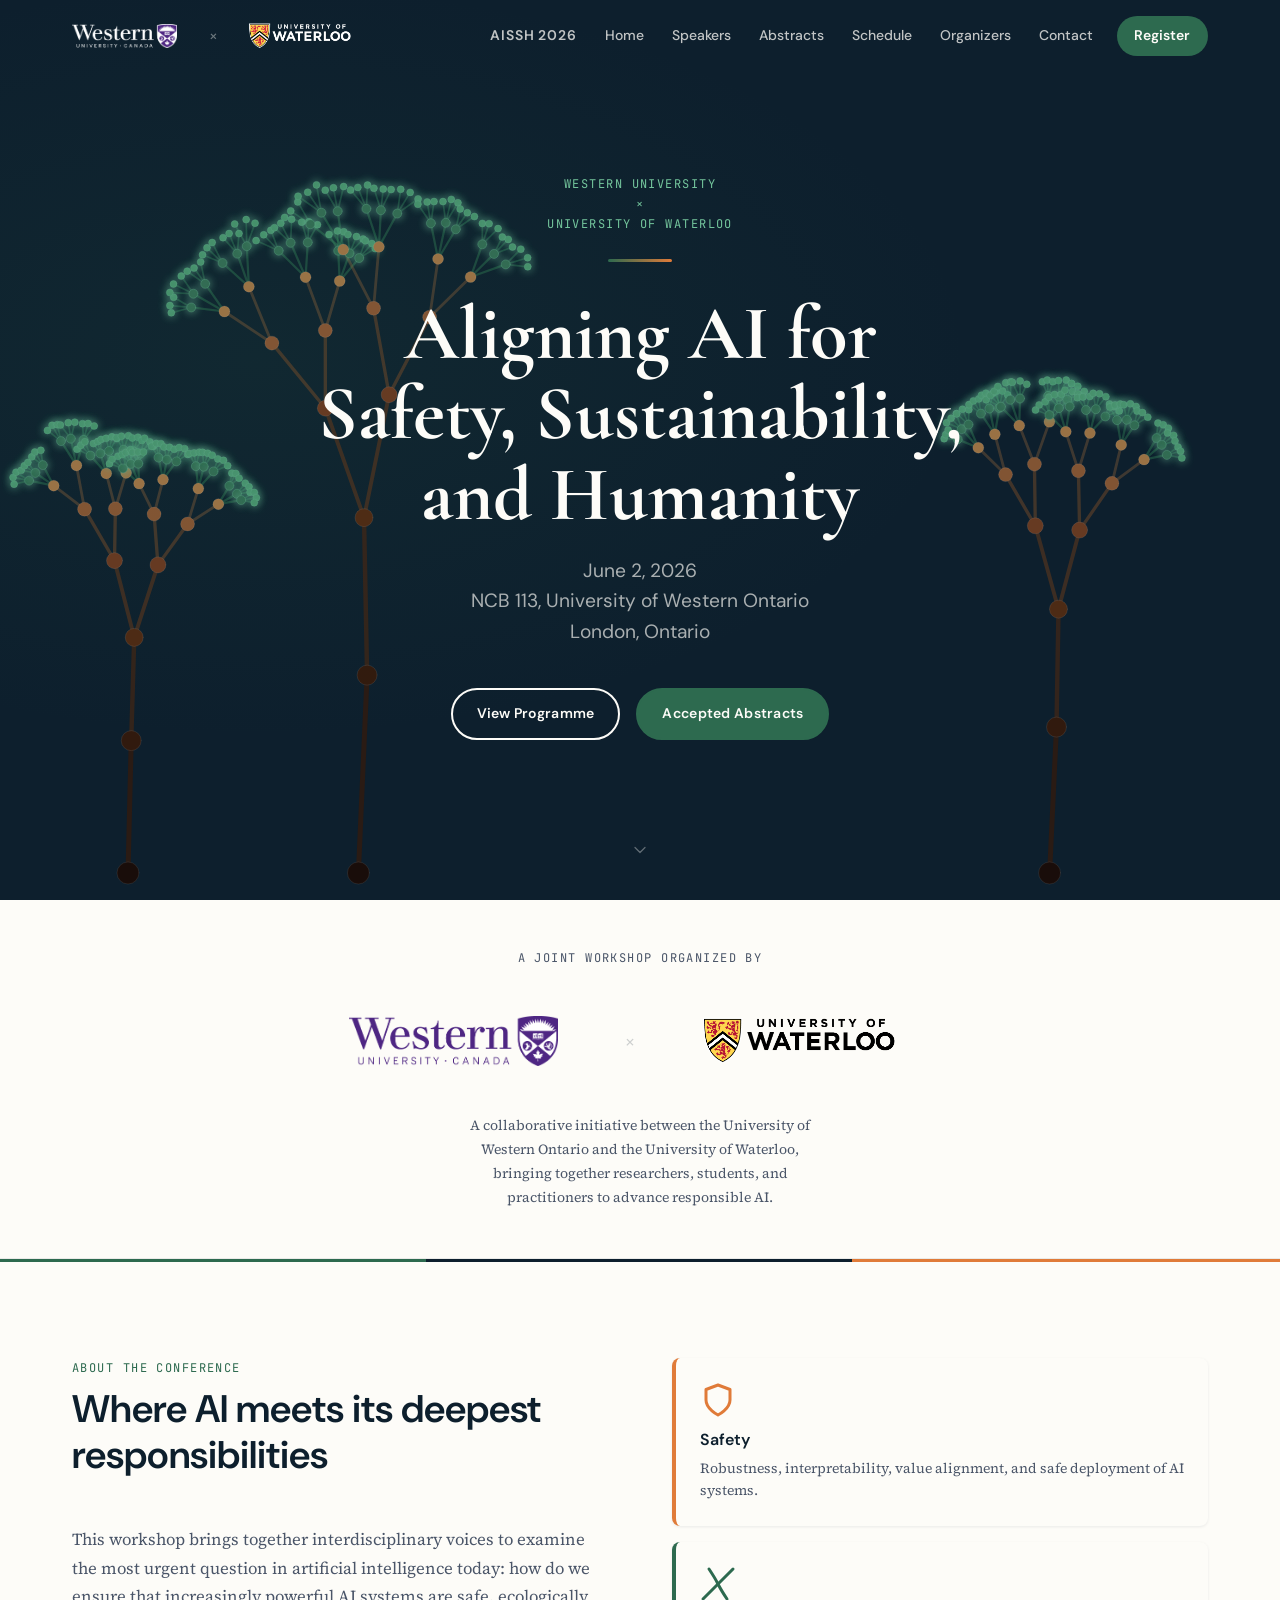
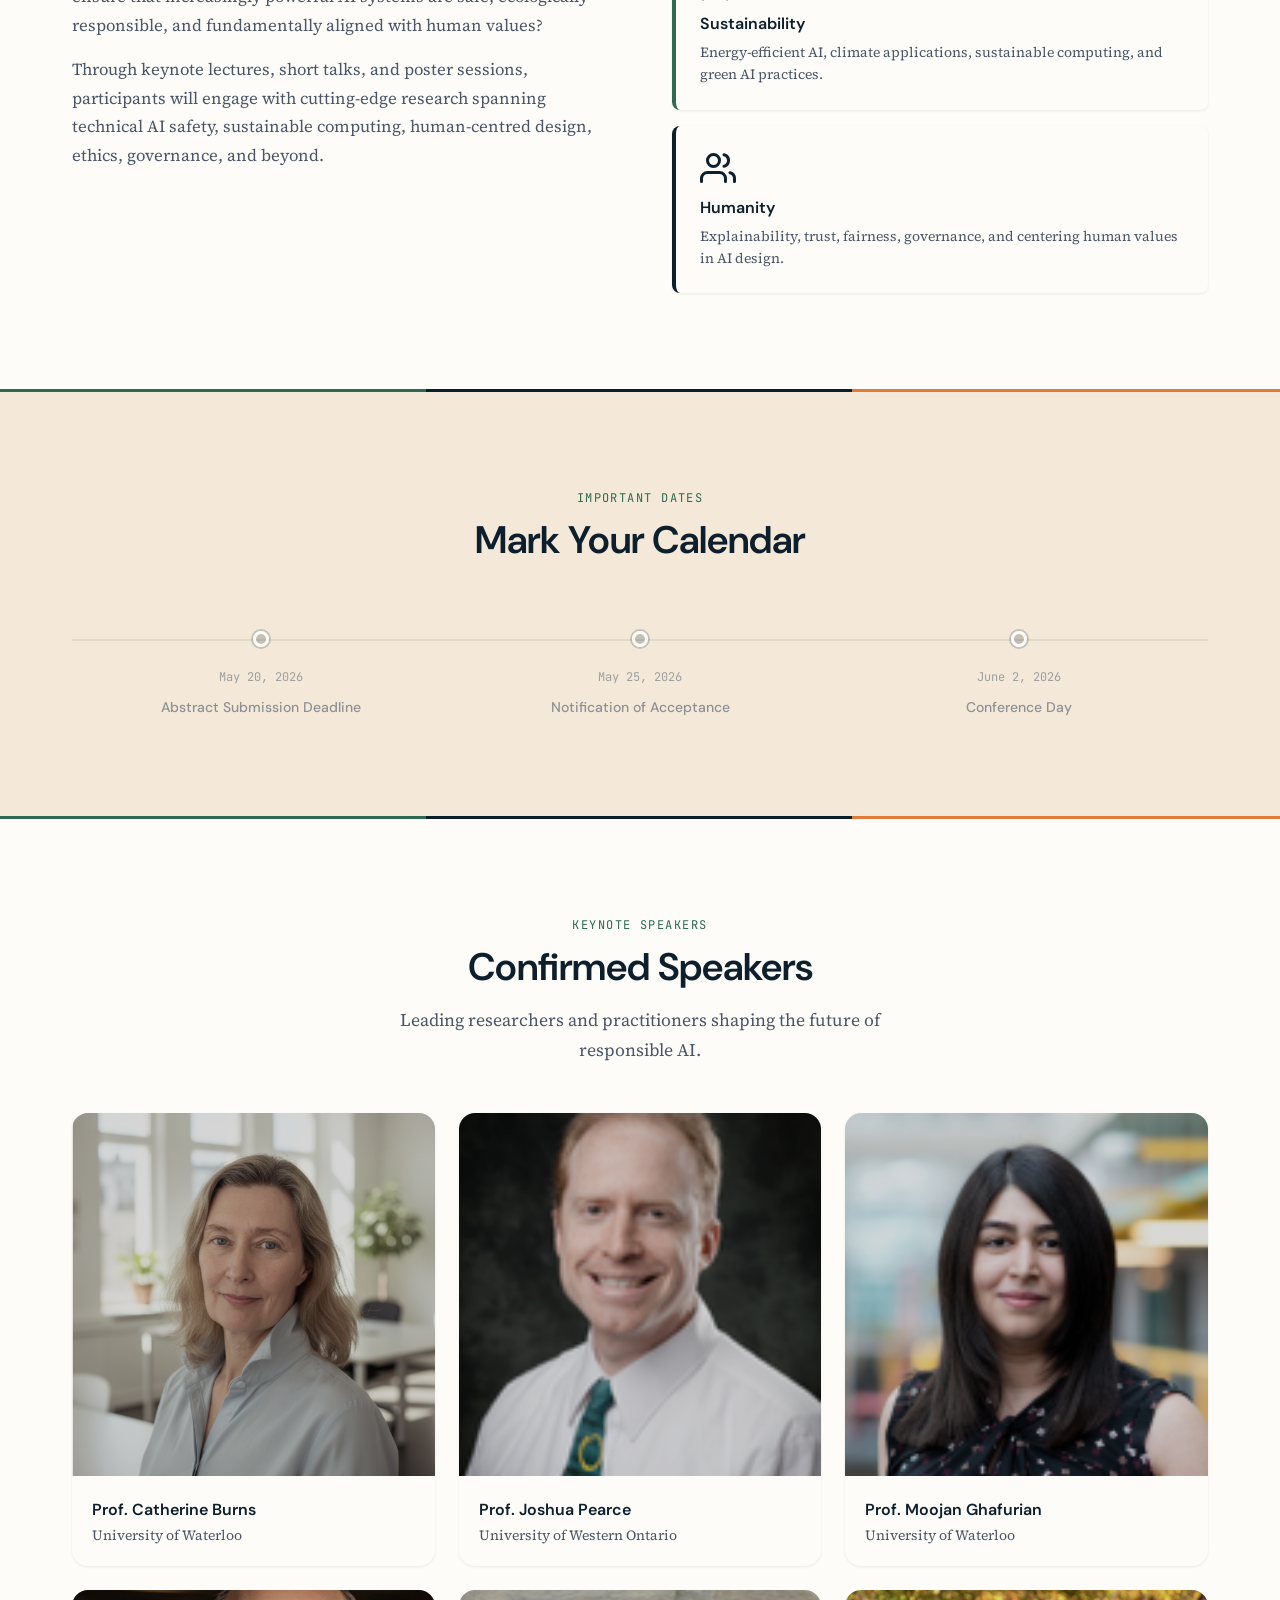
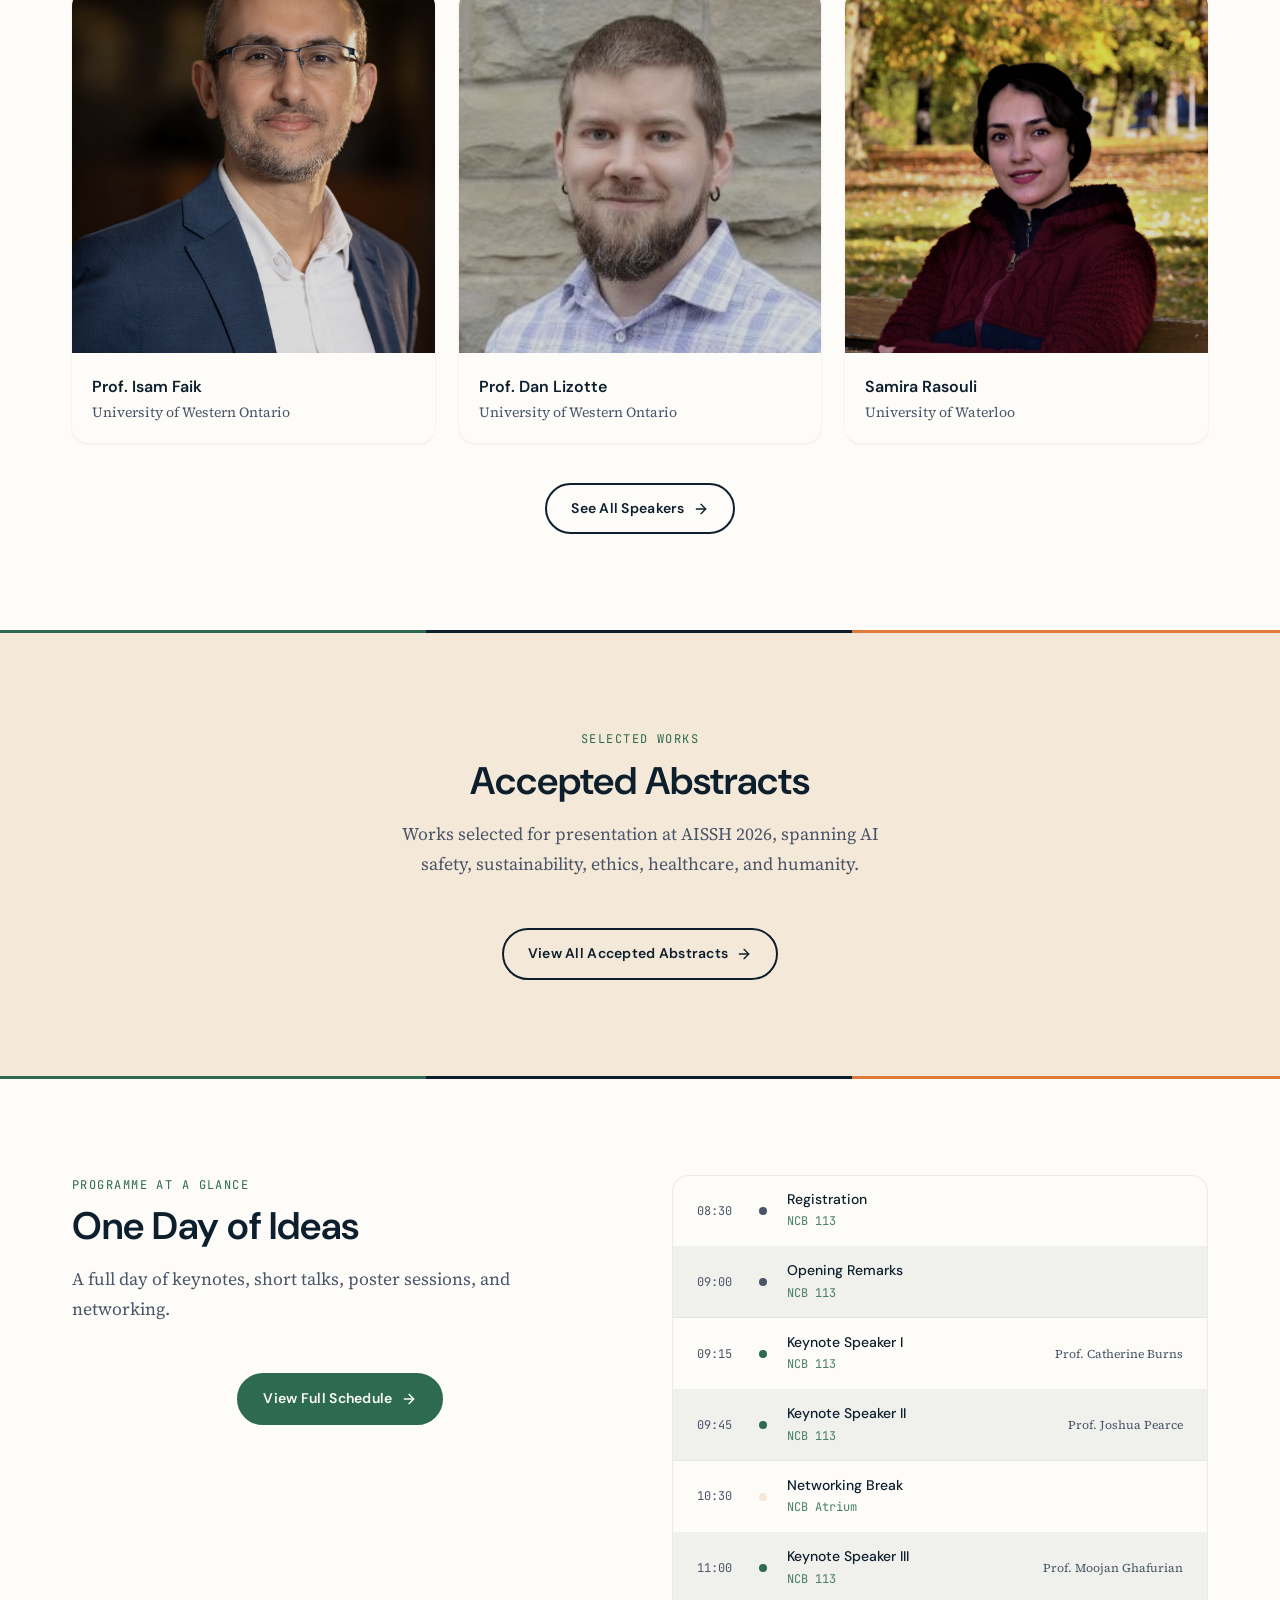
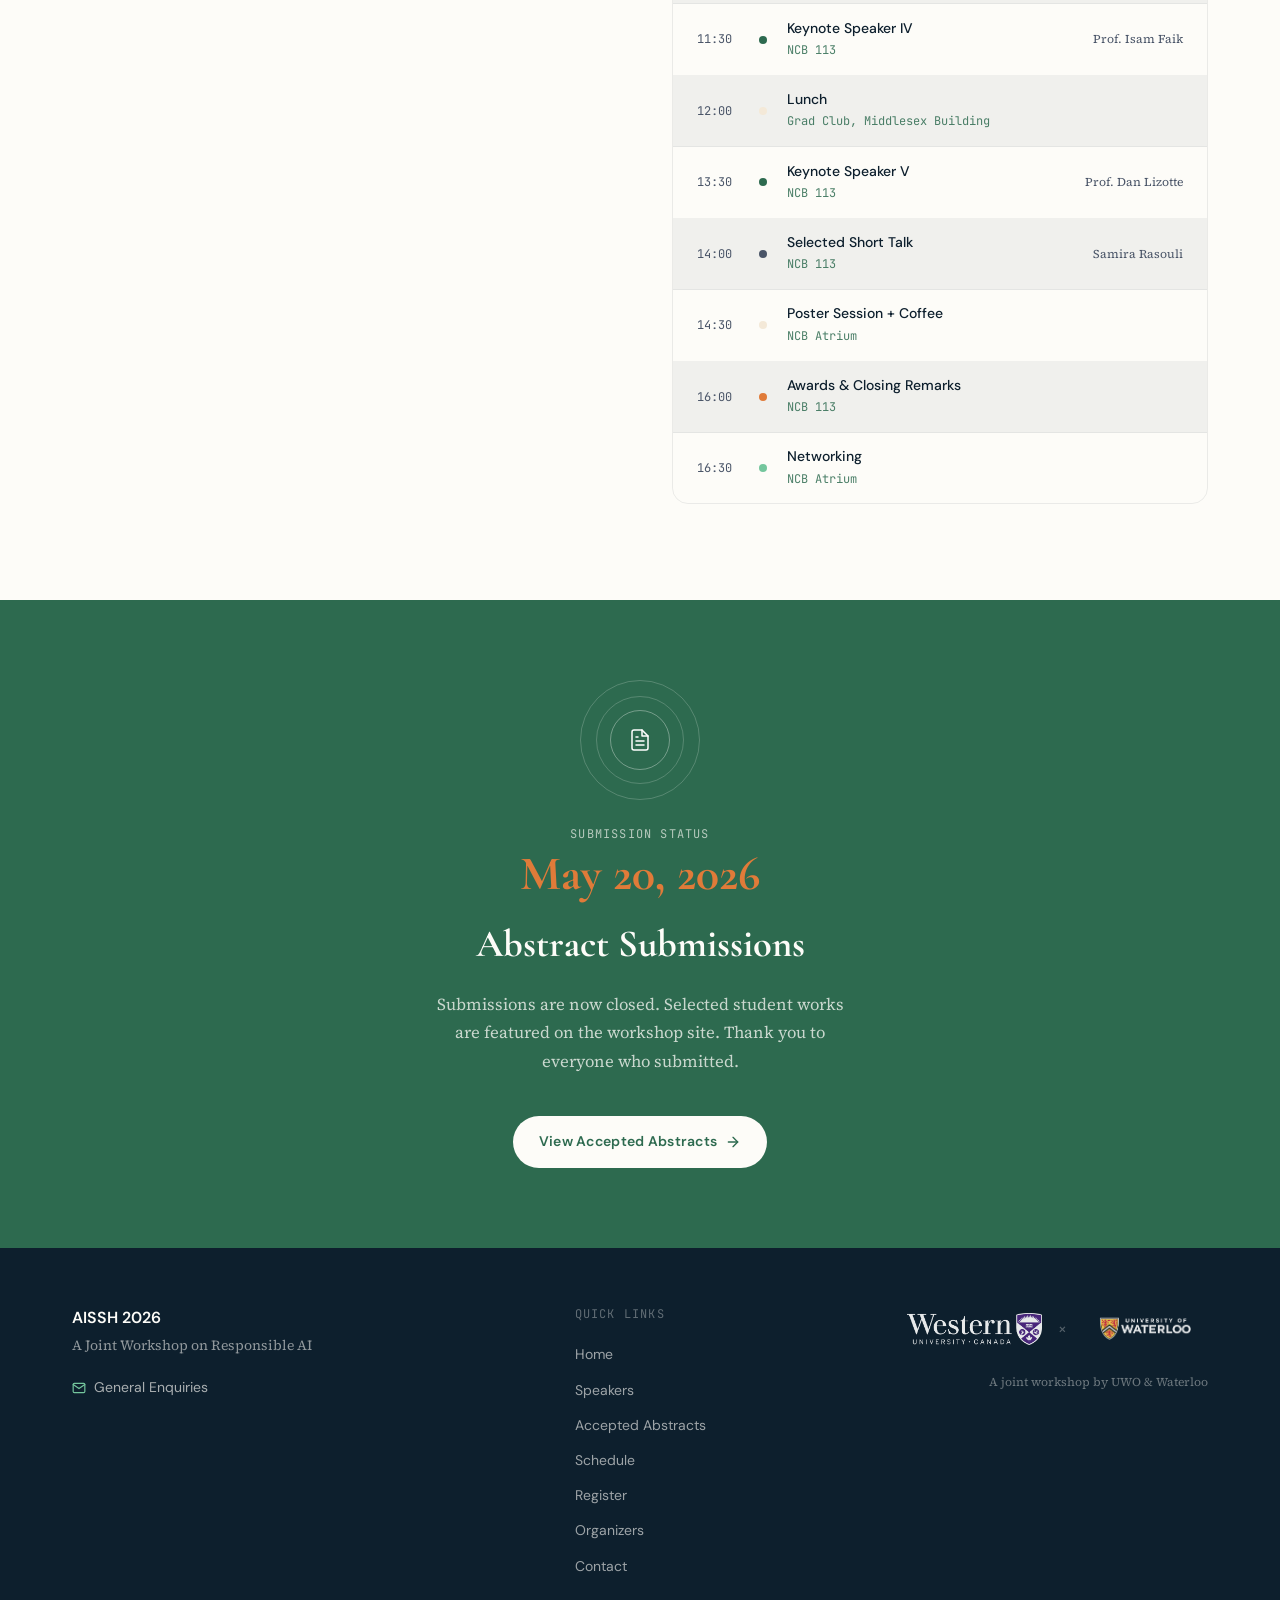
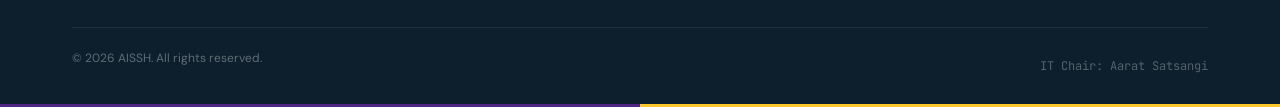
<file: index.html>
<!DOCTYPE html>
<html lang="en">

<head>
  <meta charset="UTF-8">
  <meta name="viewport" content="width=device-width, initial-scale=1.0">
  <meta name="description"
    content="Aligning AI for Safety, Sustainability, and Humanity — a joint workshop by the University of Western Ontario and University of Waterloo.">
  <title>AISSH 2026 — Aligning AI for Safety, Sustainability, and Humanity</title>
  <link rel="icon" type="image/png" href="assets/images/favicon.png?v=2">
  <link rel="shortcut icon" href="assets/images/favicon.png?v=2">

  <!-- Fonts -->
  <link rel="preconnect" href="https://fonts.googleapis.com">
  <link rel="preconnect" href="https://fonts.gstatic.com" crossorigin>
  <link
    href="https://fonts.googleapis.com/css2?family=Cormorant+Garamond:wght@600;700&family=DM+Sans:ital,opsz,wght@0,9..40,400;0,9..40,500;0,9..40,600;1,9..40,400&family=Source+Serif+4:ital,opsz,wght@0,8..60,400;0,8..60,600;1,8..60,400&family=JetBrains+Mono:wght@400&display=swap"
    rel="stylesheet">

  <!-- CSS -->
  <link rel="stylesheet" href="css/variables.css">
  <link rel="stylesheet" href="css/base.css">
  <link rel="stylesheet" href="css/layout.css">
  <link rel="stylesheet" href="css/animations.css">
  <link rel="stylesheet" href="css/header.css">
  <link rel="stylesheet" href="css/footer.css">
  <link rel="stylesheet" href="css/hero.css">
  <link rel="stylesheet" href="css/home.css">
</head>

<body class="page-home">

  <!-- ══ HEADER ══════════════════════════════════════════════ -->
  <header class="site-header" role="banner">
    <div class="site-header__inner">
      <a href="index.html" class="site-header__logos" aria-label="AISSH 2026 — Home">
        <img src="assets/logos/uwo-logo-rev.png" alt="University of Western Ontario" class="site-header__logo-img">
        <span class="site-header__logo-sep" aria-hidden="true">×</span>
        <img src="assets/logos/waterloo-logo-rev.png" alt="University of Waterloo" class="site-header__logo-img">
      </a>

      <span class="site-header__wordmark" aria-hidden="true">AISSH 2026</span>

      <nav class="site-nav" aria-label="Main navigation">
        <a href="index.html" class="site-nav__link" data-nav-link>Home</a>
        <a href="speakers.html" class="site-nav__link" data-nav-link>Speakers</a>
        <a href="accepted-papers.html" class="site-nav__link" data-nav-link>Abstracts</a>
        <a href="schedule.html" class="site-nav__link" data-nav-link>Schedule</a>
        <a href="organizers.html" class="site-nav__link" data-nav-link>Organizers</a>
        <a href="contact.html" class="site-nav__link" data-nav-link>Contact</a>
        <a href="register.html" class="site-nav__link site-nav__cta" data-nav-link>Register</a>
      </nav>

      <button class="site-header__hamburger" aria-label="Open navigation menu" aria-expanded="false"
        aria-controls="mobile-nav">
        <span></span><span></span><span></span>
      </button>
    </div>
  </header>

  <!-- ══ MOBILE NAV ══════════════════════════════════════════ -->
  <nav id="mobile-nav" class="site-nav__mobile" aria-label="Mobile navigation">
    <a href="index.html" class="site-nav__mobile-link" data-nav-link>Home</a>
    <a href="speakers.html" class="site-nav__mobile-link" data-nav-link>Speakers</a>
    <a href="accepted-papers.html" class="site-nav__mobile-link" data-nav-link>Accepted Abstracts</a>
    <a href="schedule.html" class="site-nav__mobile-link" data-nav-link>Schedule</a>
    <a href="organizers.html" class="site-nav__mobile-link" data-nav-link>Organizers</a>
    <a href="contact.html" class="site-nav__mobile-link" data-nav-link>Contact</a>
    <a href="register.html" class="site-nav__mobile-cta">Register</a>
  </nav>

  <main id="main-content">

    <!-- ══ § HERO ══════════════════════════════════════════ -->
    <section class="hero" aria-label="Conference hero">

      <!-- Neural-tree canvas (right half, decorative) -->
      <canvas id="tree-canvas" class="hero__canvas" aria-hidden="true"></canvas>

      <div class="hero__content">
        <span class="hero__eyebrow anim-fade-up">Western University <br>&times;<br> University of Waterloo</span>
        <span class="hero__accent anim-fade-up anim-delay-1" aria-hidden="true"></span>

        <h1 class="hero__headline anim-fade-up anim-delay-2">
          Aligning AI for Safety, Sustainability, and Humanity
        </h1>

        <p class="hero__subline anim-fade-up anim-delay-3" id="hero-date">
          2nd June 2026 | NCB 113, University of Western Ontario
        </p>

        <div class="hero__ctas anim-fade-up anim-delay-4">
          <a href="schedule.html" class="btn btn-outline" id="hero-cta-schedule">View Programme</a>
          <a href="accepted-papers.html" class="btn btn-primary" id="hero-cta-submit">Accepted Abstracts</a>
        </div>
      </div>

      <a href="#hosted-by" class="hero__scroll" aria-label="Scroll down">
        <svg xmlns="http://www.w3.org/2000/svg" width="20" height="20" viewBox="0 0 24 24" fill="none"
          stroke="currentColor" stroke-width="1.5" stroke-linecap="round" stroke-linejoin="round" aria-hidden="true">
          <polyline points="6 9 12 15 18 9" />
        </svg>
      </a>
    </section>

    <!-- ══ § HOSTED BY ══════════════════════════════════════════ -->
    <section class="hosted-by" id="hosted-by" aria-label="Hosted by">
      <div class="container">
        <div class="hosted-by__inner">
          <span class="hosted-by__label">A joint workshop organized by</span>
          <div class="hosted-by__logos">
            <img src="assets/logos/uwo-logo.png" alt="University of Western Ontario" class="hosted-by__logo">
            <span class="hosted-by__sep" aria-hidden="true">×</span>
            <img src="assets/logos/waterloo-logo.png" alt="University of Waterloo" class="hosted-by__logo">
          </div>
          <p class="hosted-by__description">
            A collaborative initiative between the University of Western Ontario and the University of Waterloo,
            bringing together researchers, students, and practitioners to advance responsible AI.
          </p>
        </div>
      </div>
    </section>

    <hr class="split-rule section-divider" aria-hidden="true">

    <!-- ══ § ABOUT ═══════════════════════════════════════════════ -->
    <section class="section" id="about" aria-labelledby="about-title">
      <div class="container">
        <div class="two-col">
          <!-- Left: description -->
          <div>
            <div class="section-header reveal">
              <span class="section-label">About the Conference</span>
              <h2 class="section-title" id="about-title">Where AI meets its deepest responsibilities</h2>
            </div>
            <p class="about__description reveal anim-delay-1">
              This workshop brings together interdisciplinary voices to examine the most urgent question
              in artificial intelligence today: how do we ensure that increasingly powerful AI systems
              are safe, ecologically responsible, and fundamentally aligned with human values?
            </p>
            <p class="about__description reveal anim-delay-2" style="margin-top:1rem;">
              Through keynote lectures, short talks, and poster sessions, participants will engage
              with cutting-edge research spanning technical AI safety, sustainable computing,
              human-centred design, ethics, governance, and beyond.
            </p>
          </div>

          <!-- Right: pillar cards -->
          <div class="about__pillars">
            <article class="pillar-card pillar-card--safety reveal">
              <svg class="pillar-card__icon" xmlns="http://www.w3.org/2000/svg" viewBox="0 0 24 24" fill="none"
                stroke="currentColor" stroke-width="2" stroke-linecap="round" stroke-linejoin="round"
                aria-hidden="true">
                <path d="M12 22s8-4 8-10V5l-8-3-8 3v7c0 6 8 10 8 10z" />
              </svg>
              <h3 class="pillar-card__title">Safety</h3>
              <p class="pillar-card__desc">Robustness, interpretability, value alignment, and safe deployment of AI
                systems.</p>
            </article>
            <article class="pillar-card pillar-card--sustain reveal anim-delay-1">
              <svg class="pillar-card__icon" xmlns="http://www.w3.org/2000/svg" viewBox="0 0 24 24" fill="none"
                stroke="currentColor" stroke-width="2" stroke-linecap="round" stroke-linejoin="round"
                aria-hidden="true">
                <path d="M2 22 C2 22 7 17 12 12 C17 7 22 2 22 2" />
                <path d="M6 2 C6 2 10 8 12 12 C14 16 18 22 18 22" />
              </svg>
              <h3 class="pillar-card__title">Sustainability</h3>
              <p class="pillar-card__desc">Energy-efficient AI, climate applications, sustainable computing, and green
                AI practices.</p>
            </article>
            <article class="pillar-card pillar-card--humanity reveal anim-delay-2">
              <svg class="pillar-card__icon" xmlns="http://www.w3.org/2000/svg" viewBox="0 0 24 24" fill="none"
                stroke="currentColor" stroke-width="2" stroke-linecap="round" stroke-linejoin="round"
                aria-hidden="true">
                <path d="M17 21v-2a4 4 0 0 0-4-4H5a4 4 0 0 0-4 4v2" />
                <circle cx="9" cy="7" r="4" />
                <path d="M23 21v-2a4 4 0 0 0-3-3.87" />
                <path d="M16 3.13a4 4 0 0 1 0 7.75" />
              </svg>
              <h3 class="pillar-card__title">Humanity</h3>
              <p class="pillar-card__desc">Explainability, trust, fairness, governance, and centering human values in AI
                design.</p>
            </article>
          </div>
        </div>
      </div>
    </section>

    <hr class="split-rule section-divider" aria-hidden="true">

    <!-- ══ § KEY DATES ═══════════════════════════════════════════ -->
    <section class="section section--sand" id="key-dates" aria-labelledby="dates-title">
      <div class="container">
        <div class="section-header section-header--center reveal">
          <span class="section-label">Important Dates</span>
          <h2 class="section-title" id="dates-title">Mark Your Calendar</h2>
        </div>
        <div class="key-dates__timeline" id="key-dates-list" aria-label="Key dates timeline">
          <!-- Injected by home.js -->
          <p class="text-center" style="color:var(--color-slate); padding:2rem 0;">Loading dates…</p>
        </div>
      </div>
    </section>

    <hr class="split-rule section-divider" aria-hidden="true">

    <!-- ══ § KEYNOTE SPEAKERS PREVIEW ══════════════════════════ -->
    <section class="section" id="speakers" aria-labelledby="speakers-preview-title">
      <div class="container">
        <div class="section-header section-header--center reveal">
          <span class="section-label">Keynote Speakers</span>
          <h2 class="section-title" id="speakers-preview-title">Confirmed Speakers</h2>
          <p class="section-subtitle">Leading researchers and practitioners shaping the future of responsible AI.</p>
        </div>
        <div class="card-grid card-grid--4" id="speakers-preview-grid" aria-label="Speaker preview cards">
          <!-- Injected by home.js -->
        </div>
        <div class="speaker-preview__see-all reveal">
          <a href="speakers.html" class="btn btn-outline-dark" id="see-all-speakers-link">
            See All Speakers
            <svg xmlns="http://www.w3.org/2000/svg" width="16" height="16" viewBox="0 0 24 24" fill="none"
              stroke="currentColor" stroke-width="2" stroke-linecap="round" stroke-linejoin="round" aria-hidden="true">
              <line x1="5" y1="12" x2="19" y2="12" />
              <polyline points="12 5 19 12 12 19" />
            </svg>
          </a>
        </div>
      </div>
    </section>

    <hr class="split-rule section-divider" aria-hidden="true">

    <!-- ══ § ACCEPTED ABSTRACTS TEASER ══════════════════════ -->
    <section class="section section--sand" id="accepted-abstracts" aria-labelledby="abstracts-preview-title">
      <div class="container">
        <div class="section-header section-header--center reveal">
          <span class="section-label">Selected Works</span>
          <h2 class="section-title" id="abstracts-preview-title">Accepted Abstracts</h2>
          <p class="section-subtitle">Works selected for presentation at AISSH 2026, spanning AI safety, sustainability,
            ethics, healthcare, and humanity.</p>
        </div>
        <div class="speaker-preview__see-all reveal">
          <a href="accepted-papers.html" class="btn btn-outline-dark" id="see-all-abstracts-link">
            View All Accepted Abstracts
            <svg xmlns="http://www.w3.org/2000/svg" width="16" height="16" viewBox="0 0 24 24" fill="none"
              stroke="currentColor" stroke-width="2" stroke-linecap="round" stroke-linejoin="round" aria-hidden="true">
              <line x1="5" y1="12" x2="19" y2="12" />
              <polyline points="12 5 19 12 12 19" />
            </svg>
          </a>
        </div>
      </div>
    </section>

    <hr class="split-rule section-divider" aria-hidden="true">

    <!-- ══ § QUICK SCHEDULE ════════════════════════════════════ -->
    <section class="section" id="quick-schedule" aria-labelledby="schedule-preview-title">
      <div class="container">
        <div class="two-col">
          <div>
            <div class="section-header reveal">
              <span class="section-label">Programme at a Glance</span>
              <h2 class="section-title" id="schedule-preview-title">One Day of Ideas</h2>
              <p class="section-subtitle">A full day of keynotes, short talks, poster sessions, and networking.</p>
            </div>
            <div class="quick-schedule__link reveal">
              <a href="schedule.html" class="btn btn-primary" id="full-schedule-link">
                View Full Schedule
                <svg xmlns="http://www.w3.org/2000/svg" width="16" height="16" viewBox="0 0 24 24" fill="none"
                  stroke="currentColor" stroke-width="2" stroke-linecap="round" stroke-linejoin="round"
                  aria-hidden="true">
                  <line x1="5" y1="12" x2="19" y2="12" />
                  <polyline points="12 5 19 12 12 19" />
                </svg>
              </a>
            </div>
          </div>
          <div id="quick-schedule-list" class="quick-schedule__list reveal anim-delay-1"
            aria-label="Quick schedule overview">
            <!-- Injected by home.js -->
          </div>
        </div>
      </div>
    </section>

    <!-- ══ § CFP BANNER ════════════════════════════════════════ -->
    <section class="cfp-banner" id="cfp" aria-labelledby="cfp-title">
      <div class="container">
        <div class="cfp-banner__inner">
          <div class="cfp-banner__rings" aria-hidden="true">
            <div class="cfp-banner__rings-inner">
              <svg xmlns="http://www.w3.org/2000/svg" width="24" height="24" viewBox="0 0 24 24" fill="none"
                stroke="white" stroke-width="1.5" stroke-linecap="round" stroke-linejoin="round">
                <path d="M14 2H6a2 2 0 0 0-2 2v16a2 2 0 0 0 2 2h12a2 2 0 0 0 2-2V8z" />
                <polyline points="14 2 14 8 20 8" />
                <line x1="16" y1="13" x2="8" y2="13" />
                <line x1="16" y1="17" x2="8" y2="17" />
                <polyline points="10 9 9 9 8 9" />
              </svg>
            </div>
          </div>
          <div>
            <span class="cfp-banner__deadline-label">Submission Status</span>
            <span class="cfp-banner__deadline-date" id="cfp-deadline-display" style="color:var(--color-amber)">Closed</span>
          </div>
          <h2 class="cfp-banner__title" id="cfp-title">Abstract Submissions</h2>
          <p class="cfp-banner__subtitle">
            Submissions are now closed. Selected student works are featured on the workshop site. Thank you to everyone who submitted.
          </p>
          <a href="accepted-papers.html" class="btn cfp-banner__cta" id="cfp-banner-submit-btn">
            View Accepted Abstracts
            <svg xmlns="http://www.w3.org/2000/svg" width="16" height="16" viewBox="0 0 24 24" fill="none"
              stroke="currentColor" stroke-width="2" stroke-linecap="round" stroke-linejoin="round" aria-hidden="true">
              <line x1="5" y1="12" x2="19" y2="12" />
              <polyline points="12 5 19 12 12 19" />
            </svg>
          </a>
        </div>
      </div>
    </section>

  </main>

  <!-- ══ FOOTER ═══════════════════════════════════════════════ -->
  <footer class="site-footer" role="contentinfo">
    <div class="container">
      <div class="site-footer__body">
        <div class="site-footer__identity">
          <p class="site-footer__conf-name">AISSH 2026</p>
          <p class="site-footer__tagline">Aligning AI for Safety, Sustainability, and Humanity</p>
          <ul class="site-footer__contact-list">
            <li class="site-footer__contact-item">
              <svg xmlns="http://www.w3.org/2000/svg" width="14" height="14" viewBox="0 0 24 24" fill="none"
                stroke="currentColor" stroke-width="2" stroke-linecap="round" stroke-linejoin="round"
                aria-hidden="true">
                <path d="M4 4h16c1.1 0 2 .9 2 2v12c0 1.1-.9 2-2 2H4c-1.1 0-2-.9-2-2V6c0-1.1.9-2 2-2z" />
                <polyline points="22,6 12,13 2,6" />
              </svg>
              <a href="contact.html">General Enquiries</a>
            </li>
          </ul>
        </div>

        <nav class="site-footer__nav" aria-label="Footer navigation">
          <p class="site-footer__nav-heading">Quick Links</p>
          <ul class="site-footer__nav-list">
            <li><a href="index.html" class="site-footer__nav-link">Home</a></li>
            <li><a href="speakers.html" class="site-footer__nav-link">Speakers</a></li>
            <li><a href="accepted-papers.html" class="site-footer__nav-link">Accepted Abstracts</a></li>
            <li><a href="schedule.html" class="site-footer__nav-link">Schedule</a></li>
            <li><a href="register.html" class="site-footer__nav-link">Register</a></li>
            <li><a href="organizers.html" class="site-footer__nav-link">Organizers</a></li>
            <li><a href="contact.html" class="site-footer__nav-link">Contact</a></li>
          </ul>
        </nav>

        <div class="site-footer__universities">
          <div class="site-footer__uni-strip">
            <img src="assets/logos/uwo-logo-rev.png" alt="University of Western Ontario" class="site-footer__uni-logo">
            <span class="site-footer__uni-sep" aria-hidden="true">×</span>
            <img src="assets/logos/waterloo-logo-rev.png" alt="University of Waterloo" class="site-footer__uni-logo">
          </div>
          <p class="site-footer__uni-label">A joint workshop by UWO &amp; Waterloo</p>
        </div>
      </div>

      <div class="site-footer__bottom">
        <p class="site-footer__copyright">© <span class="footer-year">2026</span> AISSH. All rights reserved.</p>
        <p class="site-footer__credit">IT Chair: Aarat Satsangi</p>
      </div>
    </div>
    <div class="site-footer__uni-bar" aria-hidden="true"></div>
  </footer>

  <!-- ══ SCRIPTS ══════════════════════════════════════════════ -->
  <script src="js/main.js"></script>
  <script src="js/home.js"></script>
  <script src="js/tree.js"></script>
</body>

</html>
</file>
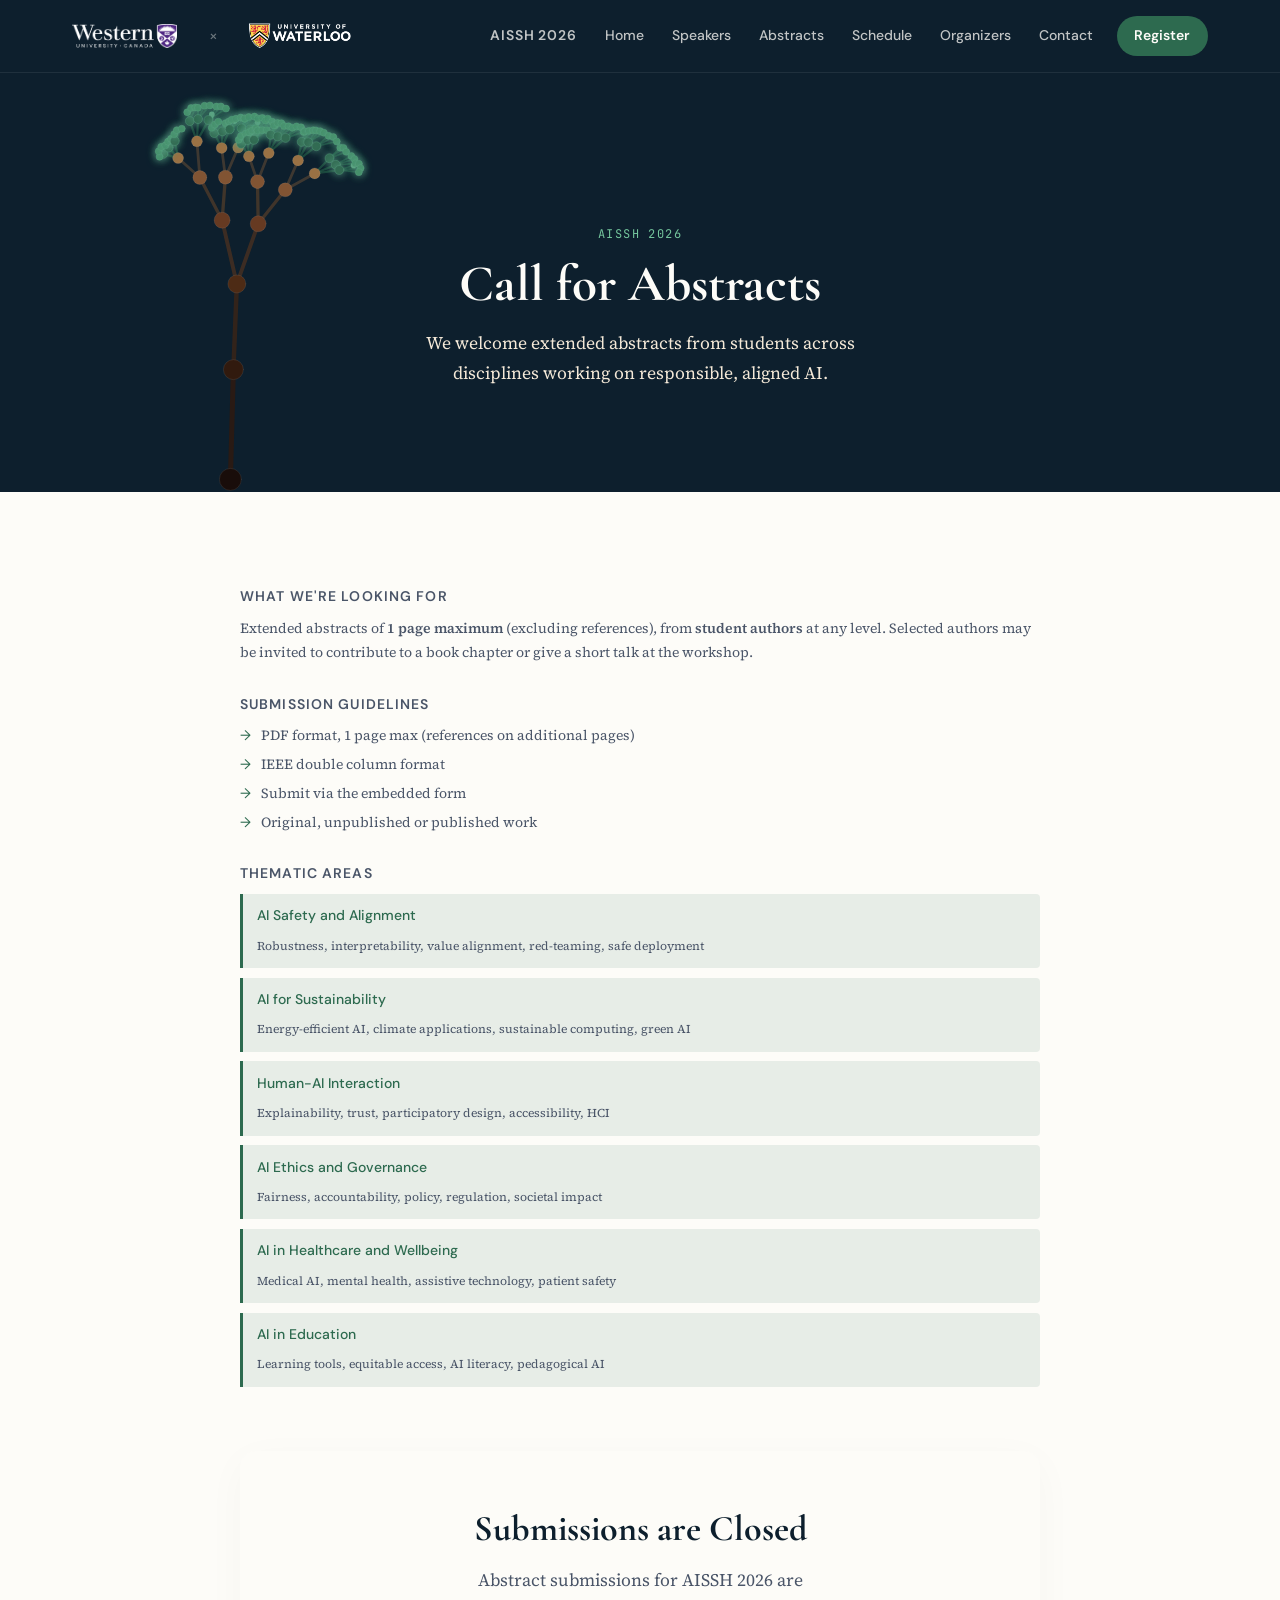
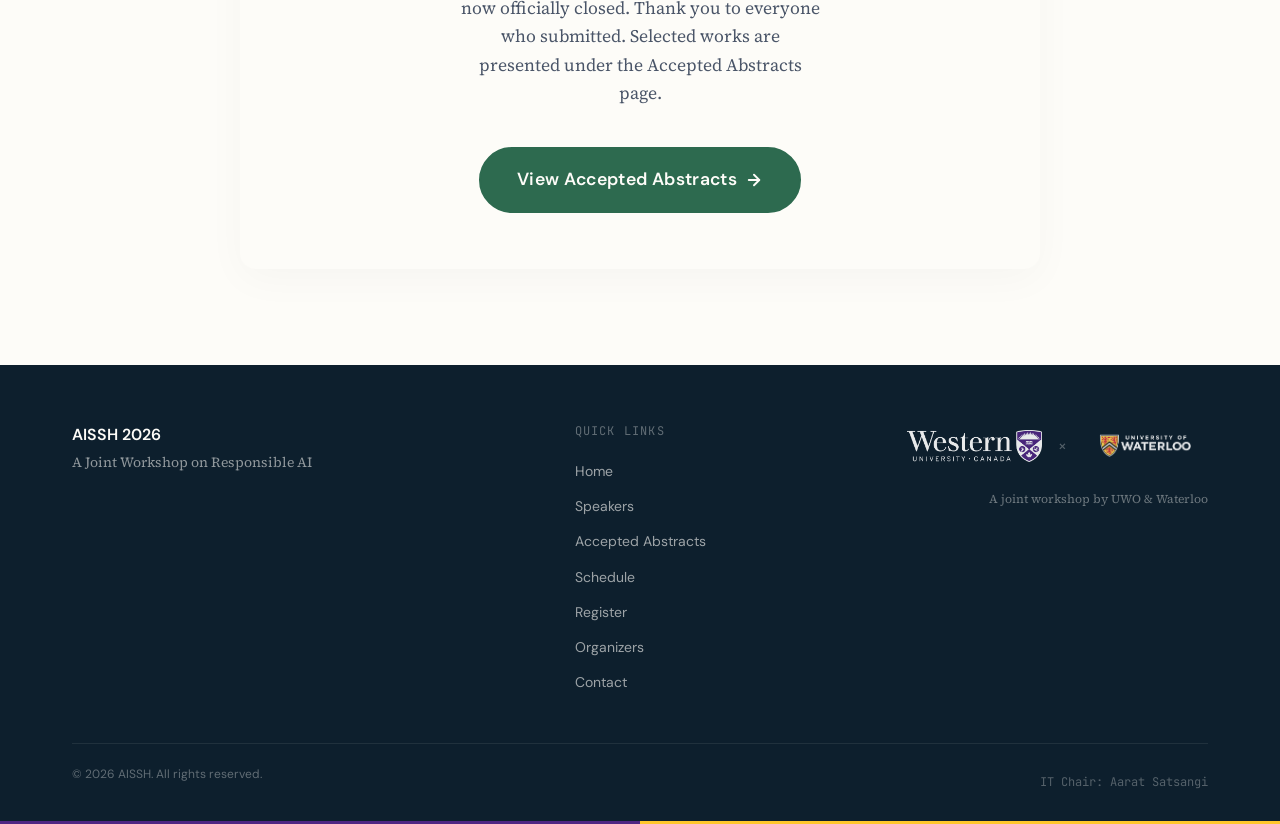
<file: call-for-abstracts.html>
<!DOCTYPE html>
<html lang="en">

<head>
  <meta charset="UTF-8">
  <meta name="viewport" content="width=device-width, initial-scale=1.0">
  <meta name="description"
    content="Call for Abstracts — submit your extended abstract to AISSH 2026. Open to students across disciplines working on AI safety, sustainability, and humanity.">
  <title>Call for Abstracts | AISSH 2026</title>
  <link rel="icon" type="image/png" href="assets/images/favicon.png?v=2">
  <link rel="shortcut icon" href="assets/images/favicon.png?v=2">

  <link rel="preconnect" href="https://fonts.googleapis.com">
  <link rel="preconnect" href="https://fonts.gstatic.com" crossorigin>
  <link
    href="https://fonts.googleapis.com/css2?family=Cormorant+Garamond:wght@600;700&family=DM+Sans:ital,opsz,wght@0,9..40,400;0,9..40,500;0,9..40,600;1,9..40,400&family=Source+Serif+4:ital,opsz,wght@0,8..60,400;0,8..60,600;1,8..60,400&family=JetBrains+Mono:wght@400&display=swap"
    rel="stylesheet">

  <link rel="stylesheet" href="css/variables.css">
  <link rel="stylesheet" href="css/base.css">
  <link rel="stylesheet" href="css/layout.css">
  <link rel="stylesheet" href="css/hero.css">
  <link rel="stylesheet" href="css/animations.css">
  <link rel="stylesheet" href="css/header.css">
  <link rel="stylesheet" href="css/footer.css">
  <link rel="stylesheet" href="css/form.css">
</head>

<body class="page-cfp">

  <header class="site-header" role="banner">
    <div class="site-header__inner">
      <a href="index.html" class="site-header__logos" aria-label="AISSH 2026 — Home">
        <img src="assets/logos/uwo-logo-rev.png" alt="University of Western Ontario" class="site-header__logo-img">
        <span class="site-header__logo-sep" aria-hidden="true">×</span>
        <img src="assets/logos/waterloo-logo-rev.png" alt="University of Waterloo" class="site-header__logo-img">
      </a>
      <span class="site-header__wordmark" aria-hidden="true">AISSH 2026</span>
      <nav class="site-nav" aria-label="Main navigation">
        <a href="index.html" class="site-nav__link" data-nav-link>Home</a>
        <a href="speakers.html" class="site-nav__link" data-nav-link>Speakers</a>
        <a href="accepted-papers.html" class="site-nav__link" data-nav-link>Abstracts</a>
        <a href="schedule.html" class="site-nav__link" data-nav-link>Schedule</a>
        <a href="organizers.html" class="site-nav__link" data-nav-link>Organizers</a>
        <a href="contact.html" class="site-nav__link" data-nav-link>Contact</a>
        <a href="register.html" class="site-nav__link site-nav__cta" data-nav-link>Register</a>
      </nav>
      <button class="site-header__hamburger" aria-label="Open navigation menu" aria-expanded="false"
        aria-controls="mobile-nav">
        <span></span><span></span><span></span>
      </button>
    </div>
  </header>

  <nav id="mobile-nav" class="site-nav__mobile" aria-label="Mobile navigation">
    <a href="index.html" class="site-nav__mobile-link" data-nav-link>Home</a>
    <a href="speakers.html" class="site-nav__mobile-link" data-nav-link>Speakers</a>
    <a href="accepted-papers.html" class="site-nav__mobile-link" data-nav-link>Accepted Abstracts</a>
    <a href="schedule.html" class="site-nav__mobile-link" data-nav-link>Schedule</a>
    <a href="organizers.html" class="site-nav__mobile-link" data-nav-link>Organizers</a>
    <a href="contact.html" class="site-nav__mobile-link" data-nav-link>Contact</a>
    <a href="register.html" class="site-nav__mobile-cta">Register</a>
  </nav>
  <main id="main-content">

    <!-- Page Hero -->
    <div class="page-hero">
      <canvas id="tree-canvas" class="hero__canvas" aria-hidden="true"></canvas>
      <div class="container">
        <span class="page-hero__label">AISSH 2026</span>
        <h1 class="page-hero__title">Call for Abstracts</h1>
        <p class="page-hero__subtitle">We welcome extended abstracts from students across disciplines working on
          responsible, aligned AI.</p>
      </div>
    </div>

    <section class="section" aria-label="Call for abstracts and submission form">
      <div class="container">
        <div style="max-width: 800px; margin-inline: auto;">

          <!-- ── Info section ─────────────────────────────── -->
          <div aria-label="Submission information">

            <div class="cfp-info__section reveal">
              <h2 class="cfp-info__section-title">What We're Looking For</h2>
              <p style="font-size:var(--text-small); color:var(--color-slate); line-height:1.7;">
                Extended abstracts of <strong>1 page maximum</strong> (excluding references), from
                <strong>student authors</strong> at any level. Selected authors may be invited to
                contribute to a book chapter or give a short talk at the workshop.
              </p>
            </div>

            <div class="cfp-info__section reveal anim-delay-1">
              <h2 class="cfp-info__section-title">Submission Guidelines</h2>
              <ul class="cfp-guideline-list">
                <li class="cfp-guideline-item">PDF format, 1 page max (references on additional pages)</li>
                <li class="cfp-guideline-item">IEEE double column format</li>
                <li class="cfp-guideline-item">Submit via the embedded form</li>
                <li class="cfp-guideline-item">Original, unpublished or published work</li>
              </ul>
            </div>

            <div class="cfp-info__section reveal anim-delay-2" style="margin-bottom: 4rem;">
              <h2 class="cfp-info__section-title">Thematic Areas</h2>
              <div class="cfp-area-list" id="cfp-areas-list">
                <!-- Injected by form.js reading areas.json -->
                <p style="font-size:var(--text-small); color:var(--color-slate);">Loading…</p>
              </div>
            </div>

          </div>

          <!-- ── Submission Closed Card ───────────────────────────── -->
          <div class="reveal anim-delay-3">
            <div style="background-color: var(--color-white); padding: 3.5rem 2rem; border-radius: var(--radius-lg); border: 1px solid var(--color-amber-20); text-align: center; box-shadow: 0 10px 40px rgba(0,0,0,0.03);">
              <h2 style="font-family: var(--font-display); font-size: 2.25rem; font-weight: 700; color: var(--color-deep); margin-bottom: 1rem;">Submissions are Closed</h2>
              <p style="color: var(--color-slate); margin-bottom: 2.5rem; line-height: 1.6; font-size: 1.1rem; max-width: 40ch; margin-inline: auto;">
                Abstract submissions for AISSH 2026 are now officially closed. Thank you to everyone who submitted. Selected works are presented under the Accepted Abstracts page.
              </p>
              <a href="accepted-papers.html" 
                 class="btn btn-primary" 
                 style="display: inline-flex; align-items: center; gap: 0.5rem; padding: 1rem 2.25rem; font-size: 1.1rem; border-radius: var(--radius-full);">
                View Accepted Abstracts
                <svg xmlns="http://www.w3.org/2000/svg" width="18" height="18" viewBox="0 0 24 24" fill="none" stroke="currentColor" stroke-width="2.5" stroke-linecap="round" stroke-linejoin="round" aria-hidden="true"><line x1="5" y1="12" x2="19" y2="12" /><polyline points="12 5 19 12 12 19" /></svg>
              </a>
            </div>
          </div>

        </div>
      </div>
    </section>



  </main>

  <footer class="site-footer" role="contentinfo">
    <div class="container">
      <div class="site-footer__body">
        <div class="site-footer__identity">
          <p class="site-footer__conf-name">AISSH 2026</p>
          <p class="site-footer__tagline">Aligning AI for Safety, Sustainability, and Humanity</p>
        </div>
        <nav class="site-footer__nav" aria-label="Footer navigation">
          <p class="site-footer__nav-heading">Quick Links</p>
          <ul class="site-footer__nav-list">
            <li><a href="index.html" class="site-footer__nav-link">Home</a></li>
            <li><a href="speakers.html" class="site-footer__nav-link">Speakers</a></li>
            <li><a href="accepted-papers.html" class="site-footer__nav-link">Accepted Abstracts</a></li>
            <li><a href="schedule.html" class="site-footer__nav-link">Schedule</a></li>
            <li><a href="register.html" class="site-footer__nav-link">Register</a></li>
            <li><a href="organizers.html" class="site-footer__nav-link">Organizers</a></li>
            <li><a href="contact.html" class="site-footer__nav-link">Contact</a></li>
          </ul>
        </nav>
        <div class="site-footer__universities">
          <div class="site-footer__uni-strip">
            <img src="assets/logos/uwo-logo-rev.png" alt="University of Western Ontario" class="site-footer__uni-logo">
            <span class="site-footer__uni-sep" aria-hidden="true">×</span>
            <img src="assets/logos/waterloo-logo-rev.png" alt="University of Waterloo" class="site-footer__uni-logo">
          </div>
          <p class="site-footer__uni-label">A joint workshop by UWO &amp; Waterloo</p>
        </div>
      </div>
      <div class="site-footer__bottom">
        <p class="site-footer__copyright">© <span class="footer-year">2026</span> AISSH. All rights reserved.</p>
        <p class="site-footer__credit">IT Chair: Aarat Satsangi</p>
      </div>
    </div>
    <div class="site-footer__uni-bar" aria-hidden="true"></div>
  </footer>

  <script src="js/main.js"></script>
  <script src="js/form.js"></script>
  <script src="js/tree.js"></script>
</body>

</html>
</file>
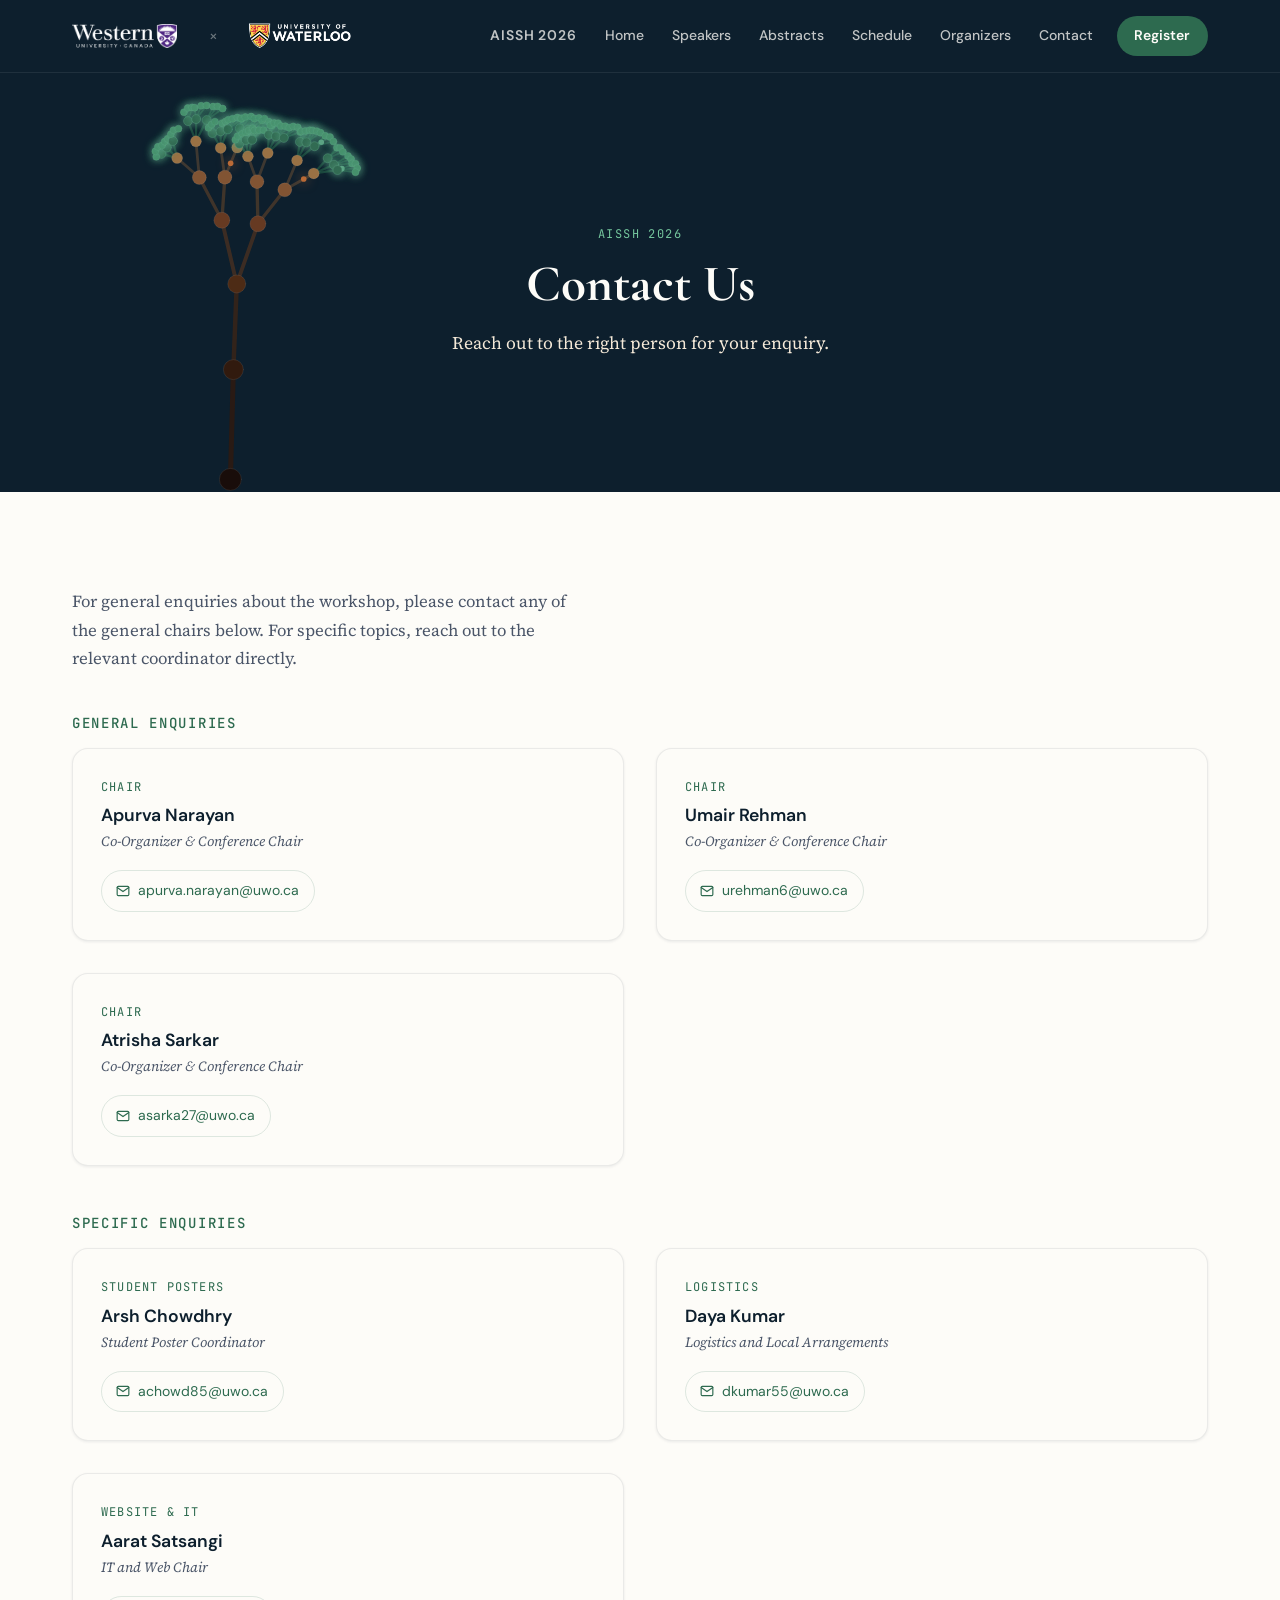
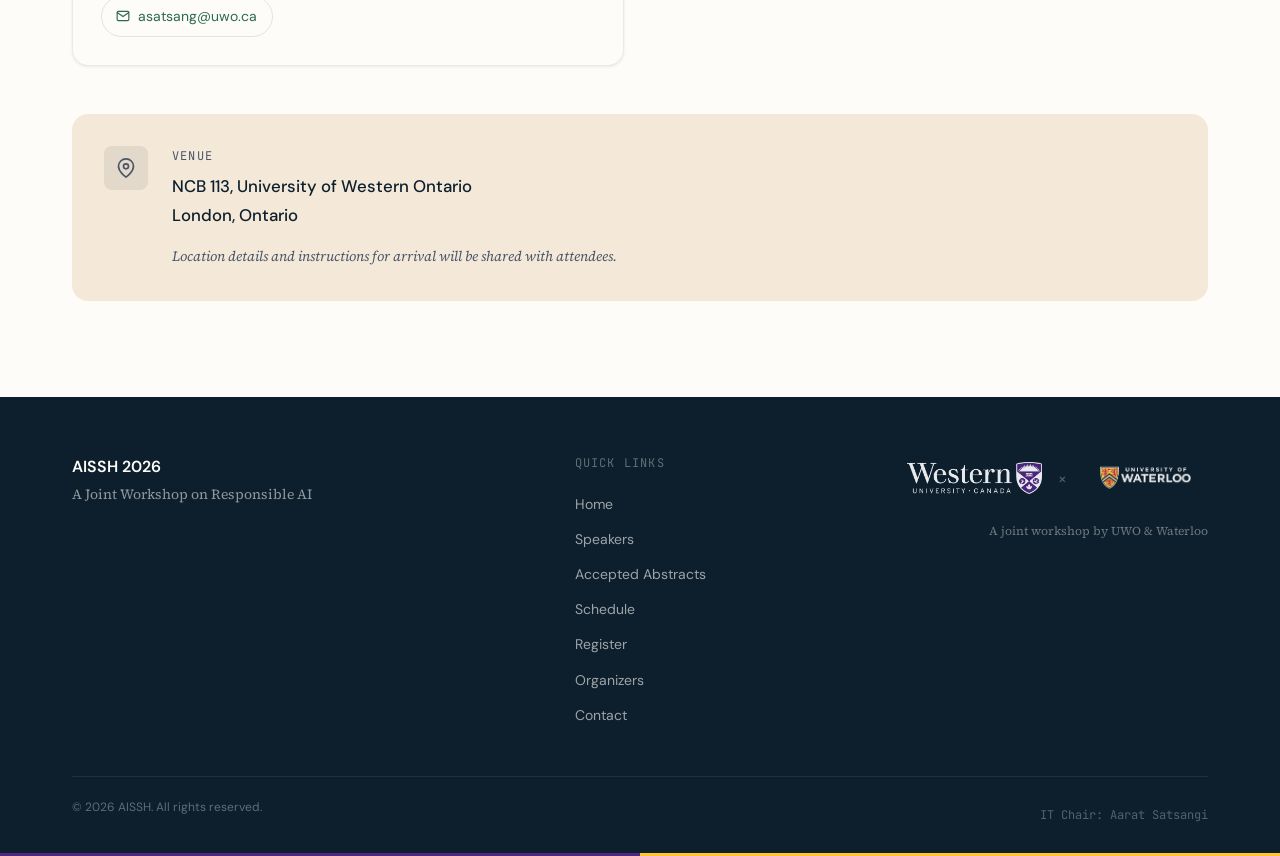
<file: contact.html>
<!DOCTYPE html>
<html lang="en">

<head>
  <meta charset="UTF-8">
  <meta name="viewport" content="width=device-width, initial-scale=1.0">
  <meta name="description"
    content="Contact the AISSH 2026 organizing committee for general enquiries, poster submissions, logistics, or web support.">
  <title>Contact | AISSH 2026</title>
  <link rel="icon" type="image/png" href="assets/images/favicon.png?v=2">
  <link rel="shortcut icon" href="assets/images/favicon.png?v=2">
  <link rel="preconnect" href="https://fonts.googleapis.com">
  <link rel="preconnect" href="https://fonts.gstatic.com" crossorigin>
  <link
    href="https://fonts.googleapis.com/css2?family=Cormorant+Garamond:wght@600;700&family=DM+Sans:ital,opsz,wght@0,9..40,400;0,9..40,500;0,9..40,600;1,9..40,400&family=Source+Serif+4:ital,opsz,wght@0,8..60,400;0,8..60,600;1,8..60,400&family=JetBrains+Mono:wght@400&display=swap"
    rel="stylesheet">
  <link rel="stylesheet" href="css/variables.css">
  <link rel="stylesheet" href="css/base.css">
  <link rel="stylesheet" href="css/layout.css">
  <link rel="stylesheet" href="css/hero.css">
  <link rel="stylesheet" href="css/animations.css">
  <link rel="stylesheet" href="css/header.css">
  <link rel="stylesheet" href="css/footer.css">
  <link rel="stylesheet" href="css/contact.css">
</head>

<body class="page-contact">

  <header class="site-header" role="banner">
    <div class="site-header__inner">
      <a href="index.html" class="site-header__logos" aria-label="AISSH 2026 — Home">
        <img src="assets/logos/uwo-logo-rev.png" alt="University of Western Ontario" class="site-header__logo-img">
        <span class="site-header__logo-sep" aria-hidden="true">×</span>
        <img src="assets/logos/waterloo-logo-rev.png" alt="University of Waterloo" class="site-header__logo-img">
      </a>
      <span class="site-header__wordmark" aria-hidden="true">AISSH 2026</span>
      <nav class="site-nav" aria-label="Main navigation">
        <a href="index.html" class="site-nav__link" data-nav-link>Home</a>
        <a href="speakers.html" class="site-nav__link" data-nav-link>Speakers</a>
        <a href="accepted-papers.html" class="site-nav__link" data-nav-link>Abstracts</a>
        <a href="schedule.html" class="site-nav__link" data-nav-link>Schedule</a>
        <a href="organizers.html" class="site-nav__link" data-nav-link>Organizers</a>
        <a href="contact.html" class="site-nav__link" data-nav-link>Contact</a>
        <a href="register.html" class="site-nav__link site-nav__cta" data-nav-link>Register</a>
      </nav>
      <button class="site-header__hamburger" aria-label="Open navigation menu" aria-expanded="false"
        aria-controls="mobile-nav">
        <span></span><span></span><span></span>
      </button>
    </div>
  </header>

  <nav id="mobile-nav" class="site-nav__mobile" aria-label="Mobile navigation">
    <a href="index.html" class="site-nav__mobile-link" data-nav-link>Home</a>
    <a href="speakers.html" class="site-nav__mobile-link" data-nav-link>Speakers</a>
    <a href="accepted-papers.html" class="site-nav__mobile-link" data-nav-link>Accepted Abstracts</a>
    <a href="schedule.html" class="site-nav__mobile-link" data-nav-link>Schedule</a>
    <a href="organizers.html" class="site-nav__mobile-link" data-nav-link>Organizers</a>
    <a href="contact.html" class="site-nav__mobile-link" data-nav-link>Contact</a>
    <a href="register.html" class="site-nav__mobile-cta">Register</a>
  </nav>
  <main id="main-content">

    <!-- Page Hero -->
    <div class="page-hero">
      <canvas id="tree-canvas" class="hero__canvas" aria-hidden="true"></canvas>
      <div class="container">
        <span class="page-hero__label">AISSH 2026</span>
        <h1 class="page-hero__title">Contact Us</h1>
        <p class="page-hero__subtitle">Reach out to the right person for your enquiry.</p>
      </div>
    </div>

    <section class="section" aria-labelledby="contact-section-title">
      <div class="container">
        <h2 class="visually-hidden" id="contact-section-title">Contact Information</h2>

        <p class="contact-intro reveal">
          For general enquiries about the workshop, please contact any of the general chairs below.
          For specific topics, reach out to the relevant coordinator directly.
        </p>

        <!-- General Contacts -->
        <h3 class="section-label reveal" style="font-size:var(--text-small); margin-bottom:1rem;">General Enquiries</h3>
        <div class="contact-grid reveal anim-delay-1" id="contact-chairs-grid">
          <p style="color:var(--color-slate);">Loading contacts…</p>
        </div>

        <!-- Specific enquiries -->
        <h3 class="section-label reveal" style="font-size:var(--text-small); margin-top:3rem; margin-bottom:1rem;">
          Specific Enquiries</h3>
        <div class="contact-grid reveal anim-delay-1" id="contact-coordinators-grid">
          <!-- Injected by contact.js -->
        </div>

        <!-- Venue -->
        <div class="venue-box reveal" style="margin-top:3rem;">
          <div class="venue-box__icon" aria-hidden="true">
            <svg xmlns="http://www.w3.org/2000/svg" width="20" height="20" viewBox="0 0 24 24" fill="none"
              stroke="currentColor" stroke-width="2" stroke-linecap="round" stroke-linejoin="round">
              <path d="M21 10c0 7-9 13-9 13s-9-6-9-13a9 9 0 0 1 18 0z" />
              <circle cx="12" cy="10" r="3" />
            </svg>
          </div>
          <div>
            <span class="venue-box__label">Venue</span>
            <p class="venue-box__value conf-venue-value">To be announced</p>
            <p class="venue-box__note">Location details and instructions for arrival will be shared with attendees.</p>
          </div>
        </div>

      </div>
    </section>


  </main>

  <footer class="site-footer" role="contentinfo">
    <div class="container">
      <div class="site-footer__body">
        <div class="site-footer__identity">
          <p class="site-footer__conf-name">AISSH 2026</p>
          <p class="site-footer__tagline">Aligning AI for Safety, Sustainability, and Humanity</p>
        </div>
        <nav class="site-footer__nav" aria-label="Footer navigation">
          <p class="site-footer__nav-heading">Quick Links</p>
          <ul class="site-footer__nav-list">
            <li><a href="index.html" class="site-footer__nav-link">Home</a></li>
            <li><a href="speakers.html" class="site-footer__nav-link">Speakers</a></li>
            <li><a href="accepted-papers.html" class="site-footer__nav-link">Accepted Abstracts</a></li>
            <li><a href="schedule.html" class="site-footer__nav-link">Schedule</a></li>
            <li><a href="register.html" class="site-footer__nav-link">Register</a></li>
            <li><a href="organizers.html" class="site-footer__nav-link">Organizers</a></li>
            <li><a href="contact.html" class="site-footer__nav-link">Contact</a></li>
          </ul>
        </nav>
        <div class="site-footer__universities">
          <div class="site-footer__uni-strip">
            <img src="assets/logos/uwo-logo-rev.png" alt="University of Western Ontario" class="site-footer__uni-logo">
            <span class="site-footer__uni-sep" aria-hidden="true">×</span>
            <img src="assets/logos/waterloo-logo-rev.png" alt="University of Waterloo" class="site-footer__uni-logo">
          </div>
          <p class="site-footer__uni-label">A joint workshop by UWO &amp; Waterloo</p>
        </div>
      </div>
      <div class="site-footer__bottom">
        <p class="site-footer__copyright">© <span class="footer-year">2026</span> AISSH. All rights reserved.</p>
        <p class="site-footer__credit">IT Chair: Aarat Satsangi</p>
      </div>
    </div>
    <div class="site-footer__uni-bar" aria-hidden="true"></div>
  </footer>

  <script src="js/main.js"></script>
  <script src="js/tree.js"></script>
  <script src="js/contact.js"></script>
</body>

</html>
</file>
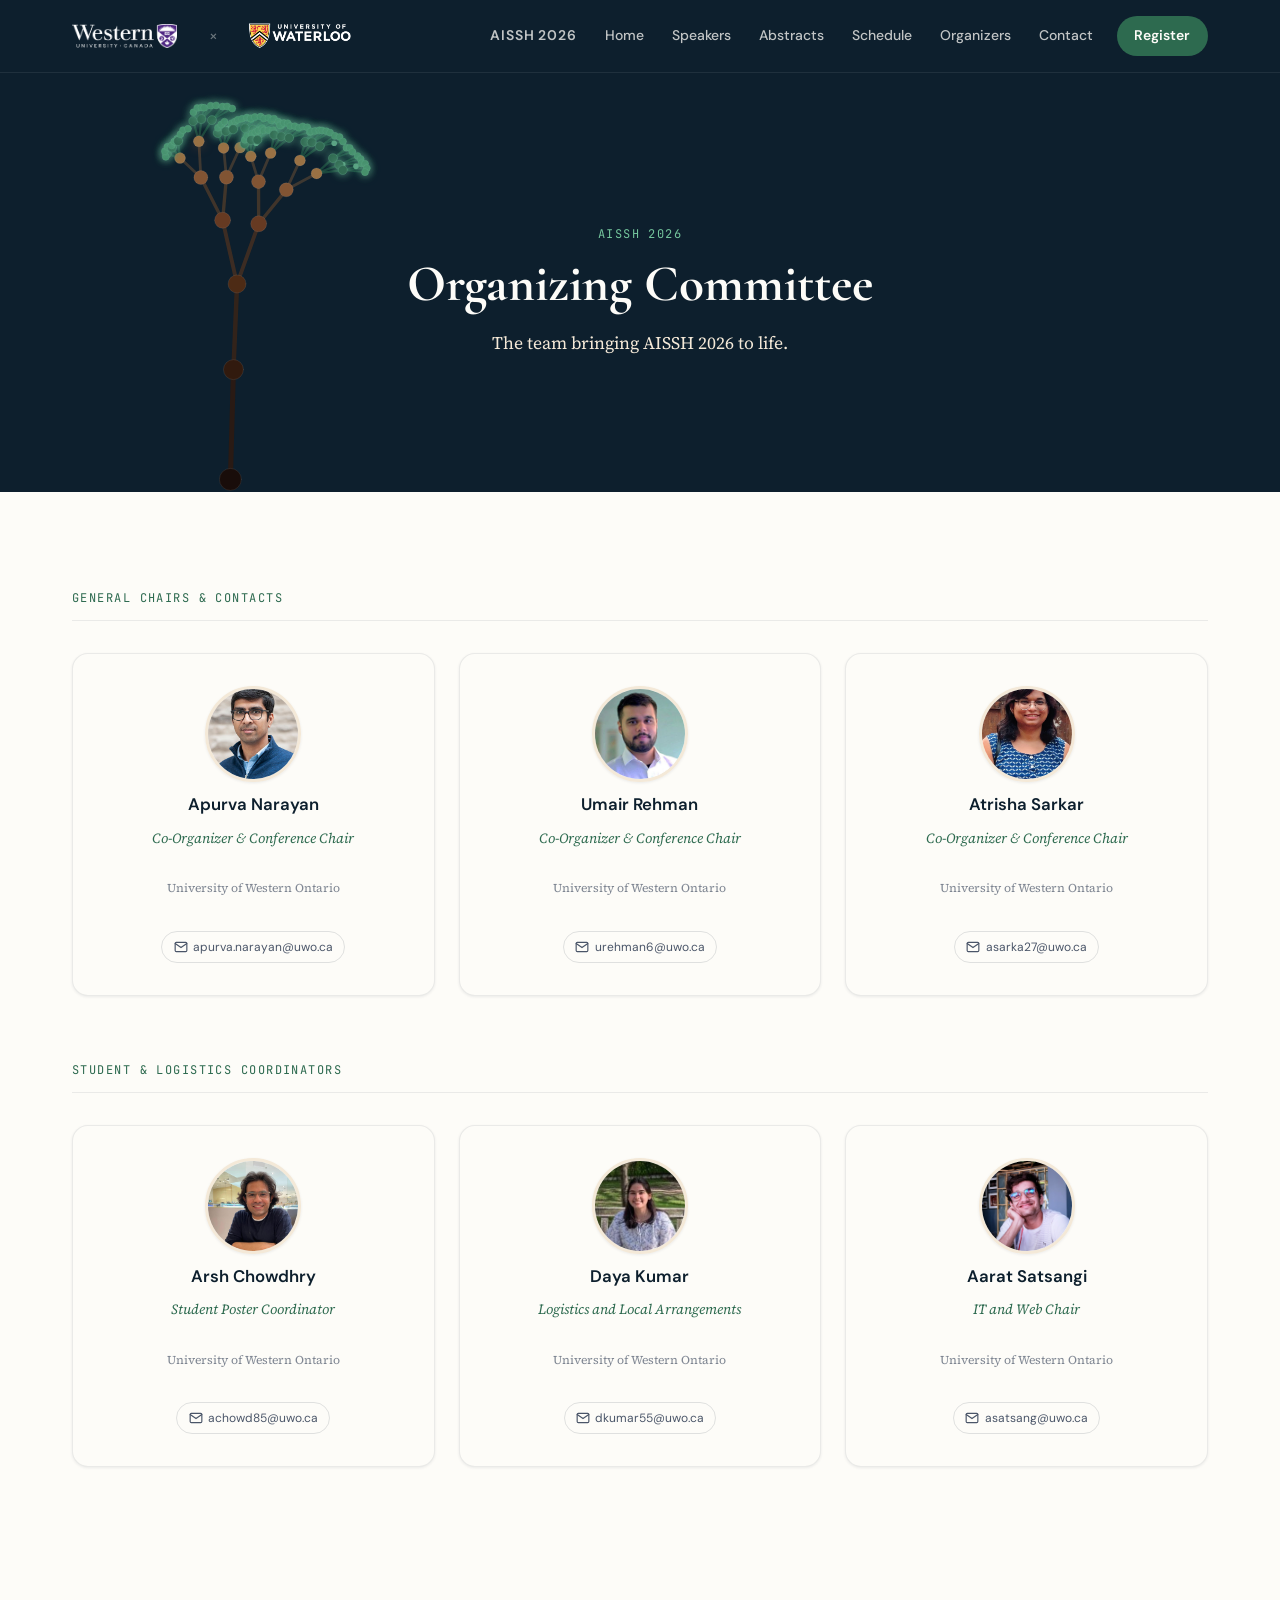
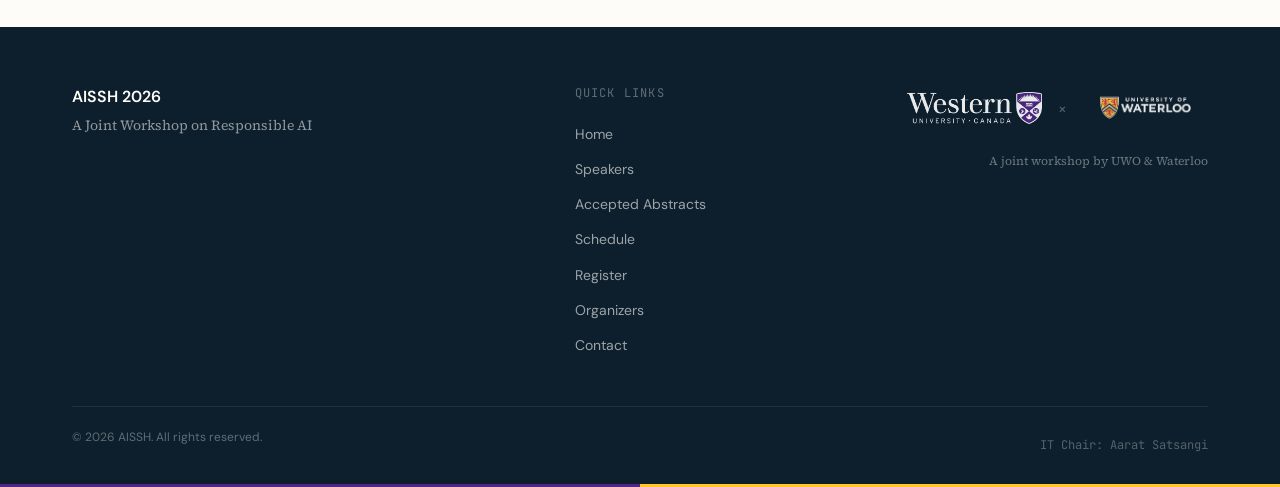
<file: organizers.html>
<!DOCTYPE html>
<html lang="en">

<head>
  <meta charset="UTF-8">
  <meta name="viewport" content="width=device-width, initial-scale=1.0">
  <meta name="description"
    content="Meet the organizing committee of AISSH 2026 — general chairs, student coordinators, and logistics team.">
  <title>Organizers | AISSH 2026</title>
  <link rel="icon" type="image/png" href="assets/images/favicon.png?v=2">
  <link rel="shortcut icon" href="assets/images/favicon.png?v=2">

  <link rel="preconnect" href="https://fonts.googleapis.com">
  <link rel="preconnect" href="https://fonts.gstatic.com" crossorigin>
  <link
    href="https://fonts.googleapis.com/css2?family=Cormorant+Garamond:wght@600;700&family=DM+Sans:ital,opsz,wght@0,9..40,400;0,9..40,500;0,9..40,600;1,9..40,400&family=Source+Serif+4:ital,opsz,wght@0,8..60,400;0,8..60,600;1,8..60,400&family=JetBrains+Mono:wght@400&display=swap"
    rel="stylesheet">

  <link rel="stylesheet" href="css/variables.css">
  <link rel="stylesheet" href="css/base.css">
  <link rel="stylesheet" href="css/layout.css">
  <link rel="stylesheet" href="css/hero.css">
  <link rel="stylesheet" href="css/animations.css">
  <link rel="stylesheet" href="css/header.css">
  <link rel="stylesheet" href="css/footer.css">
  <link rel="stylesheet" href="css/organizers.css">
</head>

<body class="page-organizers">

  <!-- HEADER -->
  <header class="site-header" role="banner">
    <div class="site-header__inner">
      <a href="index.html" class="site-header__logos" aria-label="AISSH 2026 — Home">
        <img src="assets/logos/uwo-logo-rev.png" alt="University of Western Ontario" class="site-header__logo-img">
        <span class="site-header__logo-sep" aria-hidden="true">×</span>
        <img src="assets/logos/waterloo-logo-rev.png" alt="University of Waterloo" class="site-header__logo-img">
      </a>
      <span class="site-header__wordmark" aria-hidden="true">AISSH 2026</span>
      <nav class="site-nav" aria-label="Main navigation">
        <a href="index.html" class="site-nav__link" data-nav-link>Home</a>
        <a href="speakers.html" class="site-nav__link" data-nav-link>Speakers</a>
        <a href="accepted-papers.html" class="site-nav__link" data-nav-link>Abstracts</a>
        <a href="schedule.html" class="site-nav__link" data-nav-link>Schedule</a>
        <a href="organizers.html" class="site-nav__link" data-nav-link>Organizers</a>
        <a href="contact.html" class="site-nav__link" data-nav-link>Contact</a>
        <a href="register.html" class="site-nav__link site-nav__cta" data-nav-link>Register</a>
      </nav>
      <button class="site-header__hamburger" aria-label="Open navigation menu" aria-expanded="false"
        aria-controls="mobile-nav">
        <span></span><span></span><span></span>
      </button>
    </div>
  </header>

  <!-- MOBILE NAV -->
  <nav id="mobile-nav" class="site-nav__mobile" aria-label="Mobile navigation">
    <a href="index.html" class="site-nav__mobile-link" data-nav-link>Home</a>
    <a href="speakers.html" class="site-nav__mobile-link" data-nav-link>Speakers</a>
    <a href="accepted-papers.html" class="site-nav__mobile-link" data-nav-link>Accepted Abstracts</a>
    <a href="schedule.html" class="site-nav__mobile-link" data-nav-link>Schedule</a>
    <a href="organizers.html" class="site-nav__mobile-link" data-nav-link>Organizers</a>
    <a href="contact.html" class="site-nav__mobile-link" data-nav-link>Contact</a>
    <a href="register.html" class="site-nav__mobile-cta">Register</a>
  </nav>
  <main id="main-content">

    <!-- Page Hero -->
    <div class="page-hero">
      <canvas id="tree-canvas" class="hero__canvas" aria-hidden="true"></canvas>
      <div class="container">
        <span class="page-hero__label">AISSH 2026</span>
        <h1 class="page-hero__title">Organizing Committee</h1>
        <p class="page-hero__subtitle">The team bringing AISSH 2026 to life.</p>
      </div>
    </div>

    <!-- Page hero -->


    <!-- Organizers content -->
    <section class="section" aria-labelledby="org-section-title">
      <div class="container">
        <h2 class="visually-hidden" id="org-section-title">Organizing Committee</h2>

        <!-- General Contacts -->
        <div class="organizer-group">
          <span class="organizer-group__title">General Chairs &amp; Contacts</span>
          <div class="card-grid card-grid--3" id="contacts-grid" aria-label="General chairs">
            <!-- Populated by organizers.js -->
            <p style="color:var(--color-slate); grid-column:1/-1;">Loading…</p>
          </div>
        </div>

        <!-- Coordinators -->
        <div class="organizer-group">
          <span class="organizer-group__title">Student &amp; Logistics Coordinators</span>
          <div class="card-grid card-grid--3" id="coordinators-grid" aria-label="Coordinators">
            <!-- Populated by organizers.js -->
          </div>
        </div>

      </div>
    </section>

  </main>

  <!-- FOOTER -->
  <footer class="site-footer" role="contentinfo">
    <div class="container">
      <div class="site-footer__body">
        <div class="site-footer__identity">
          <p class="site-footer__conf-name">AISSH 2026</p>
          <p class="site-footer__tagline">Aligning AI for Safety, Sustainability, and Humanity</p>
        </div>
        <nav class="site-footer__nav" aria-label="Footer navigation">
          <p class="site-footer__nav-heading">Quick Links</p>
          <ul class="site-footer__nav-list">
            <li><a href="index.html" class="site-footer__nav-link">Home</a></li>
            <li><a href="speakers.html" class="site-footer__nav-link">Speakers</a></li>
            <li><a href="accepted-papers.html" class="site-footer__nav-link">Accepted Abstracts</a></li>
            <li><a href="schedule.html" class="site-footer__nav-link">Schedule</a></li>
            <li><a href="register.html" class="site-footer__nav-link">Register</a></li>
            <li><a href="organizers.html" class="site-footer__nav-link">Organizers</a></li>
            <li><a href="contact.html" class="site-footer__nav-link">Contact</a></li>
          </ul>
        </nav>
        <div class="site-footer__universities">
          <div class="site-footer__uni-strip">
            <img src="assets/logos/uwo-logo-rev.png" alt="University of Western Ontario" class="site-footer__uni-logo">
            <span class="site-footer__uni-sep" aria-hidden="true">×</span>
            <img src="assets/logos/waterloo-logo-rev.png" alt="University of Waterloo" class="site-footer__uni-logo">
          </div>
          <p class="site-footer__uni-label">A joint workshop by UWO &amp; Waterloo</p>
        </div>
      </div>
      <div class="site-footer__bottom">
        <p class="site-footer__copyright">© <span class="footer-year">2026</span> AISSH. All rights reserved.</p>
        <p class="site-footer__credit">IT Chair: Aarat Satsangi</p>
      </div>
    </div>
    <div class="site-footer__uni-bar" aria-hidden="true"></div>
  </footer>

  <script src="js/main.js"></script>
  <script src="js/organizers.js"></script>
  <script src="js/tree.js"></script>
</body>

</html>
</file>
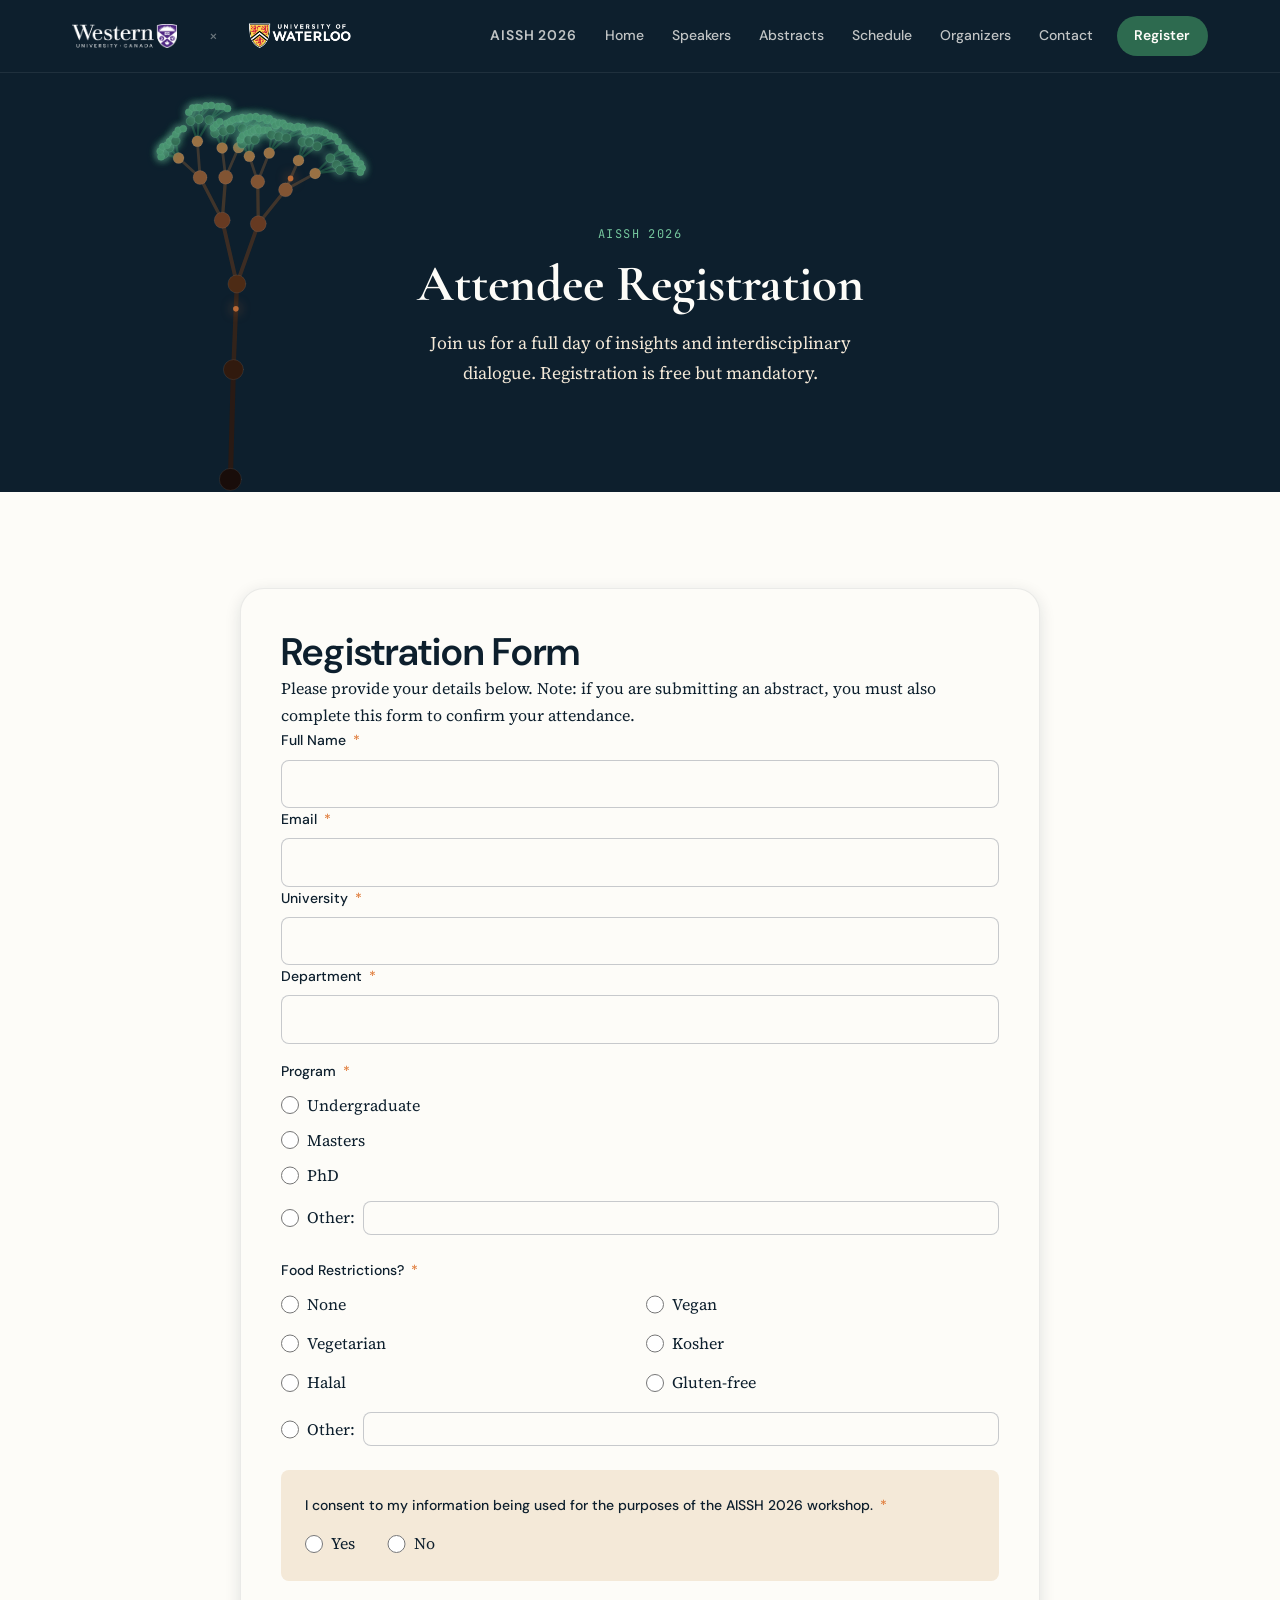
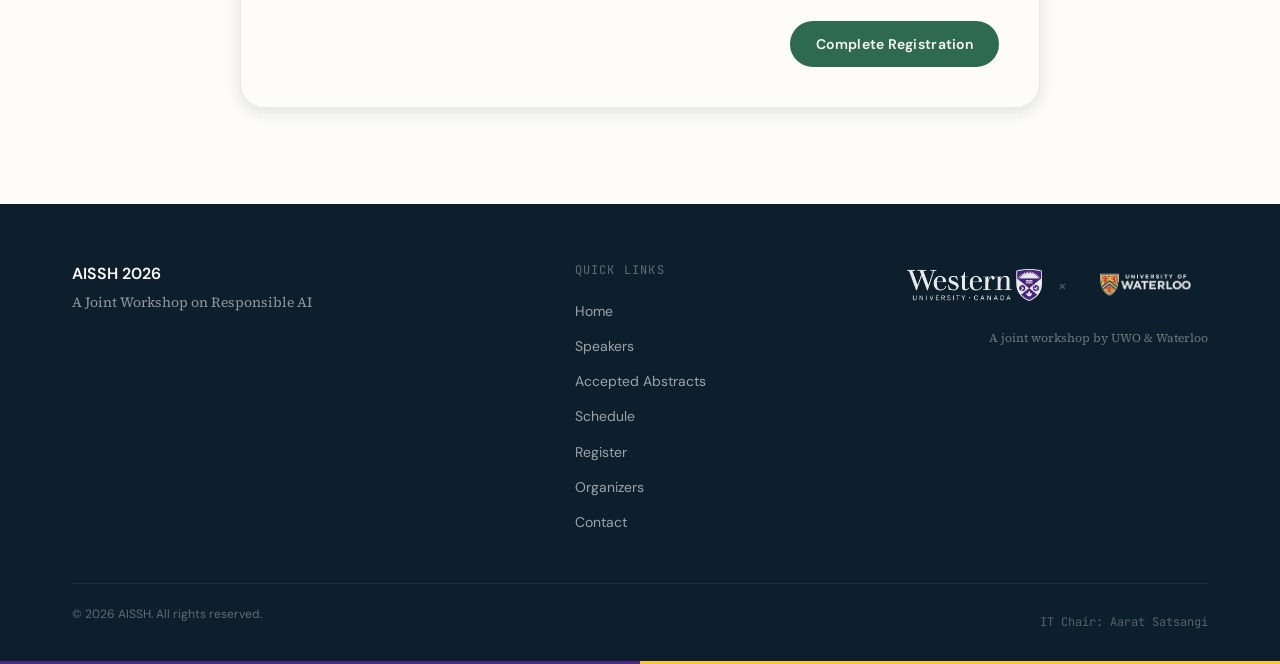
<file: register.html>
<!DOCTYPE html>
<html lang="en">

<head>
  <meta charset="UTF-8">
  <meta name="viewport" content="width=device-width, initial-scale=1.0">
  <meta name="description"
    content="Register to attend AISSH 2026. Join interdisciplinary researchers and students working on AI safety, sustainability, and humanity.">
  <title>Register | AISSH 2026</title>
  <link rel="icon" type="image/png" href="assets/images/favicon.png?v=2">
  <link rel="shortcut icon" href="assets/images/favicon.png?v=2">

  <link rel="preconnect" href="https://fonts.googleapis.com">
  <link rel="preconnect" href="https://fonts.gstatic.com" crossorigin>
  <link
    href="https://fonts.googleapis.com/css2?family=Cormorant+Garamond:wght@600;700&family=DM+Sans:ital,opsz,wght@0,9..40,400;0,9..40,500;0,9..40,600;1,9..40,400&family=Source+Serif+4:ital,opsz,wght@0,8..60,400;0,8..60,600;1,8..60,400&family=JetBrains+Mono:wght@400&display=swap"
    rel="stylesheet">

  <link rel="stylesheet" href="css/variables.css">
  <link rel="stylesheet" href="css/base.css">
  <link rel="stylesheet" href="css/layout.css">
  <link rel="stylesheet" href="css/hero.css">
  <link rel="stylesheet" href="css/animations.css">
  <link rel="stylesheet" href="css/header.css">
  <link rel="stylesheet" href="css/footer.css">
  <link rel="stylesheet" href="css/form.css">
  <style>
    .radio-group { display: flex; flex-direction: column; gap: 0.5rem; margin-top: 0.5rem; }
    .radio-label { display: inline-flex; align-items: center; gap: 0.5rem; font-size: var(--text-base); color: var(--color-deep-80); cursor: pointer; }
    .radio-input { 
      width: 1.15rem; 
      height: 1.15rem; 
      margin: 0; 
      cursor: pointer;
      accent-color: var(--color-primary);
    }
    .radio-input:focus-visible { outline: 2px solid var(--color-primary); outline-offset: 2px; }
  </style>
</head>

<body class="page-register">

  <header class="site-header" role="banner">
    <div class="site-header__inner">
      <a href="index.html" class="site-header__logos" aria-label="AISSH 2026 — Home">
        <img src="assets/logos/uwo-logo-rev.png" alt="University of Western Ontario" class="site-header__logo-img">
        <span class="site-header__logo-sep" aria-hidden="true">×</span>
        <img src="assets/logos/waterloo-logo-rev.png" alt="University of Waterloo" class="site-header__logo-img">
      </a>
      <span class="site-header__wordmark" aria-hidden="true">AISSH 2026</span>
      <nav class="site-nav" aria-label="Main navigation">
        <a href="index.html" class="site-nav__link" data-nav-link>Home</a>
        <a href="speakers.html" class="site-nav__link" data-nav-link>Speakers</a>
        <a href="accepted-papers.html" class="site-nav__link" data-nav-link>Abstracts</a>
        <a href="schedule.html" class="site-nav__link" data-nav-link>Schedule</a>
        <a href="organizers.html" class="site-nav__link" data-nav-link>Organizers</a>
        <a href="contact.html" class="site-nav__link" data-nav-link>Contact</a>
        <a href="register.html" class="site-nav__link site-nav__cta" data-nav-link>Register</a>
      </nav>
      <button class="site-header__hamburger" aria-label="Open navigation menu" aria-expanded="false"
        aria-controls="mobile-nav">
        <span></span><span></span><span></span>
      </button>
    </div>
  </header>

  <nav id="mobile-nav" class="site-nav__mobile" aria-label="Mobile navigation">
    <a href="index.html" class="site-nav__mobile-link" data-nav-link>Home</a>
    <a href="speakers.html" class="site-nav__mobile-link" data-nav-link>Speakers</a>
    <a href="accepted-papers.html" class="site-nav__mobile-link" data-nav-link>Accepted Abstracts</a>
    <a href="schedule.html" class="site-nav__mobile-link" data-nav-link>Schedule</a>
    <a href="organizers.html" class="site-nav__mobile-link" data-nav-link>Organizers</a>
    <a href="contact.html" class="site-nav__mobile-link" data-nav-link>Contact</a>
    <a href="register.html" class="site-nav__mobile-cta">Register</a>
  </nav>

  <main id="main-content">

    <div class="page-hero">
      <canvas id="tree-canvas" class="hero__canvas" aria-hidden="true"></canvas>
      <div class="container">
        <span class="page-hero__label">AISSH 2026</span>
        <h1 class="page-hero__title">Attendee Registration</h1>
        <p class="page-hero__subtitle">Join us for a full day of insights and interdisciplinary dialogue. Registration is free but mandatory.</p>
      </div>
    </div>

    <section class="section" aria-label="Registration form">
      <div class="container">
        <div style="max-width: 800px; margin-inline: auto;">

          <!-- Hidden Iframe to capture the Google Form submission -->
          <iframe name="hidden_iframe" id="hidden_iframe" style="display:none;" onload="if(submitted) {window.location.hash='success';}"></iframe>

          <div class="submission-form-wrap reveal">
            <!-- Form Header -->
            <div class="submission-form__header">
              <h2 class="submission-form__title">Registration Form</h2>
              <p class="submission-form__subtitle">
                Please provide your details below. Note: if you are submitting an abstract, you must also complete this form to confirm your attendance.
              </p>
            </div>

            <!-- Form Error/Success Banners -->
            <div id="form-error" class="form-banner form-banner--error" style="display:none;" aria-live="assertive">
              <svg xmlns="http://www.w3.org/2000/svg" width="20" height="20" viewBox="0 0 24 24" fill="none" stroke="currentColor" stroke-width="2" stroke-linecap="round" stroke-linejoin="round" aria-hidden="true"><circle cx="12" cy="12" r="10"></circle><line x1="12" y1="8" x2="12" y2="12"></line><line x1="12" y1="16" x2="12.01" y2="16"></line></svg>
              <span>Please fill in all required fields.</span>
            </div>

            <div id="form-success" class="form-banner form-banner--success" style="display:none;" aria-live="polite">
              <svg xmlns="http://www.w3.org/2000/svg" width="20" height="20" viewBox="0 0 24 24" fill="none" stroke="currentColor" stroke-width="2" stroke-linecap="round" stroke-linejoin="round" aria-hidden="true"><path d="M22 11.08V12a10 10 0 1 1-5.93-9.14"></path><polyline points="22 4 12 14.01 9 11.01"></polyline></svg>
              <span>Registration successful! We look forward to seeing you.</span>
            </div>

            <!-- Google Form Hijack -->
            <form id="registration-form" action="https://docs.google.com/forms/d/e/1FAIpQLSffQd9Lbtj1h2DDxG0x9_CGCUJ8oPBlb4Ok52ryPHVuhA4sPw/formResponse" method="POST" target="hidden_iframe">
              
              <div class="form-grid">
                <!-- Full Name -->
                <div class="form-group form-group--half">
                  <label class="form-label" for="entry_1700198428">Full Name <span class="required" aria-hidden="true">*</span></label>
                  <input type="text" id="entry_1700198428" name="entry.1700198428" class="form-input" required>
                </div>

                <!-- Email -->
                <div class="form-group form-group--half">
                  <label class="form-label" for="entry_1245274021">Email <span class="required" aria-hidden="true">*</span></label>
                  <input type="email" id="entry_1245274021" name="entry.1245274021" class="form-input" required>
                </div>
              </div>

              <div class="form-grid">
                <!-- University -->
                <div class="form-group form-group--half">
                  <label class="form-label" for="entry_1586482645">University <span class="required" aria-hidden="true">*</span></label>
                  <input type="text" id="entry_1586482645" name="entry.1586482645" class="form-input" required>
                </div>

                <!-- Department -->
                <div class="form-group form-group--half">
                  <label class="form-label" for="entry_1124648830">Department <span class="required" aria-hidden="true">*</span></label>
                  <input type="text" id="entry_1124648830" name="entry.1124648830" class="form-input" required>
                </div>
              </div>

              <!-- Program -->
              <div class="form-group" style="margin-top: 1rem;">
                <label class="form-label">Program <span class="required" aria-hidden="true">*</span></label>
                <div class="radio-group" role="radiogroup">
                  <label class="radio-label">
                    <input type="radio" name="entry.209893764" value="Undergraduate" class="radio-input" required> Undergraduate
                  </label>
                  <label class="radio-label">
                    <input type="radio" name="entry.209893764" value="Masters" class="radio-input" required> Masters
                  </label>
                  <label class="radio-label">
                    <input type="radio" name="entry.209893764" value="PhD" class="radio-input" required> PhD
                  </label>
                  <label class="radio-label" style="margin-top: 0.25rem;">
                    <input type="radio" name="entry.209893764" value="__other_option__" class="radio-input" required id="program-other-radio"> Other:
                    <input type="text" name="entry.209893764.other_option_response" class="form-input" style="flex:1; padding: 0.25rem 0.5rem; height: auto;" onfocus="document.getElementById('program-other-radio').checked = true;">
                  </label>
                </div>
              </div>

              <!-- Food Restrictions -->
              <div class="form-group" style="margin-top: 1.5rem;">
                <label class="form-label">Food Restrictions? <span class="required" aria-hidden="true">*</span></label>
                <div class="radio-group" role="radiogroup" style="display: grid; grid-template-columns: 1fr 1fr; gap: 0.75rem;">
                  <label class="radio-label">
                    <input type="radio" name="entry.84335957" value="None" class="radio-input" required> None
                  </label>
                  <label class="radio-label">
                    <input type="radio" name="entry.84335957" value="Vegan" class="radio-input" required> Vegan
                  </label>
                  <label class="radio-label">
                    <input type="radio" name="entry.84335957" value="Vegetarian" class="radio-input" required> Vegetarian
                  </label>
                  <label class="radio-label">
                    <input type="radio" name="entry.84335957" value="Kosher" class="radio-input" required> Kosher
                  </label>
                  <label class="radio-label">
                    <input type="radio" name="entry.84335957" value="Halal" class="radio-input" required> Halal
                  </label>
                  <label class="radio-label">
                    <input type="radio" name="entry.84335957" value="Gluten-free" class="radio-input" required> Gluten-free
                  </label>
                  <label class="radio-label" style="grid-column: 1 / -1; margin-top: 0.25rem;">
                    <input type="radio" name="entry.84335957" value="__other_option__" class="radio-input" required id="food-other-radio"> Other:
                    <input type="text" name="entry.84335957.other_option_response" class="form-input" style="flex:1; padding: 0.25rem 0.5rem; height: auto;" onfocus="document.getElementById('food-other-radio').checked = true;">
                  </label>
                </div>
              </div>

              <!-- Consent -->
              <div class="form-group" style="margin-top: 1.5rem; background: var(--color-sand); padding: 1.5rem; border-radius: var(--radius-md);">
                <label class="form-label" style="margin-bottom: 0.75rem;">I consent to my information being used for the purposes of the AISSH 2026 workshop. <span class="required" aria-hidden="true">*</span></label>
                <div class="radio-group" role="radiogroup" style="flex-direction: row; gap: 2rem;">
                  <label class="radio-label">
                    <input type="radio" name="entry.1668215942" value="Yes" class="radio-input" required> Yes
                  </label>
                  <label class="radio-label">
                    <input type="radio" name="entry.1668215942" value="No" class="radio-input" required> No
                  </label>
                </div>
              </div>

              <!-- Submit -->
              <div class="form-actions" style="margin-top: 2.5rem; display: flex; justify-content: flex-end;">
                <button type="submit" class="btn btn-primary" id="form-submit-btn">Complete Registration</button>
              </div>

            </form>
          </div>
        </div>
      </div>
    </section>

  </main>

  <footer class="site-footer" role="contentinfo">
    <div class="container">
      <div class="site-footer__body">
        <div class="site-footer__identity">
          <p class="site-footer__conf-name">AISSH 2026</p>
          <p class="site-footer__tagline">Aligning AI for Safety, Sustainability, and Humanity</p>
        </div>
        <nav class="site-footer__nav" aria-label="Footer navigation">
          <p class="site-footer__nav-heading">Quick Links</p>
          <ul class="site-footer__nav-list">
            <li><a href="index.html" class="site-footer__nav-link">Home</a></li>
            <li><a href="speakers.html" class="site-footer__nav-link">Speakers</a></li>
            <li><a href="accepted-papers.html" class="site-footer__nav-link">Accepted Abstracts</a></li>
            <li><a href="schedule.html" class="site-footer__nav-link">Schedule</a></li>
            <li><a href="register.html" class="site-footer__nav-link">Register</a></li>
            <li><a href="organizers.html" class="site-footer__nav-link">Organizers</a></li>
            <li><a href="contact.html" class="site-footer__nav-link">Contact</a></li>
          </ul>
        </nav>
        <div class="site-footer__universities">
          <div class="site-footer__uni-strip">
            <img src="assets/logos/uwo-logo-rev.png" alt="University of Western Ontario" class="site-footer__uni-logo">
            <span class="site-footer__uni-sep" aria-hidden="true">×</span>
            <img src="assets/logos/waterloo-logo-rev.png" alt="University of Waterloo" class="site-footer__uni-logo">
          </div>
          <p class="site-footer__uni-label">A joint workshop by UWO &amp; Waterloo</p>
        </div>
      </div>
      <div class="site-footer__bottom">
        <p class="site-footer__copyright">© <span class="footer-year">2026</span> AISSH. All rights reserved.</p>
        <p class="site-footer__credit">IT Chair: Aarat Satsangi</p>
      </div>
    </div>
    <div class="site-footer__uni-bar" aria-hidden="true"></div>
  </footer>

  <script src="js/main.js"></script>
  <script src="js/register.js"></script>
  <script src="js/tree.js"></script>
</body>
</html>
</file>
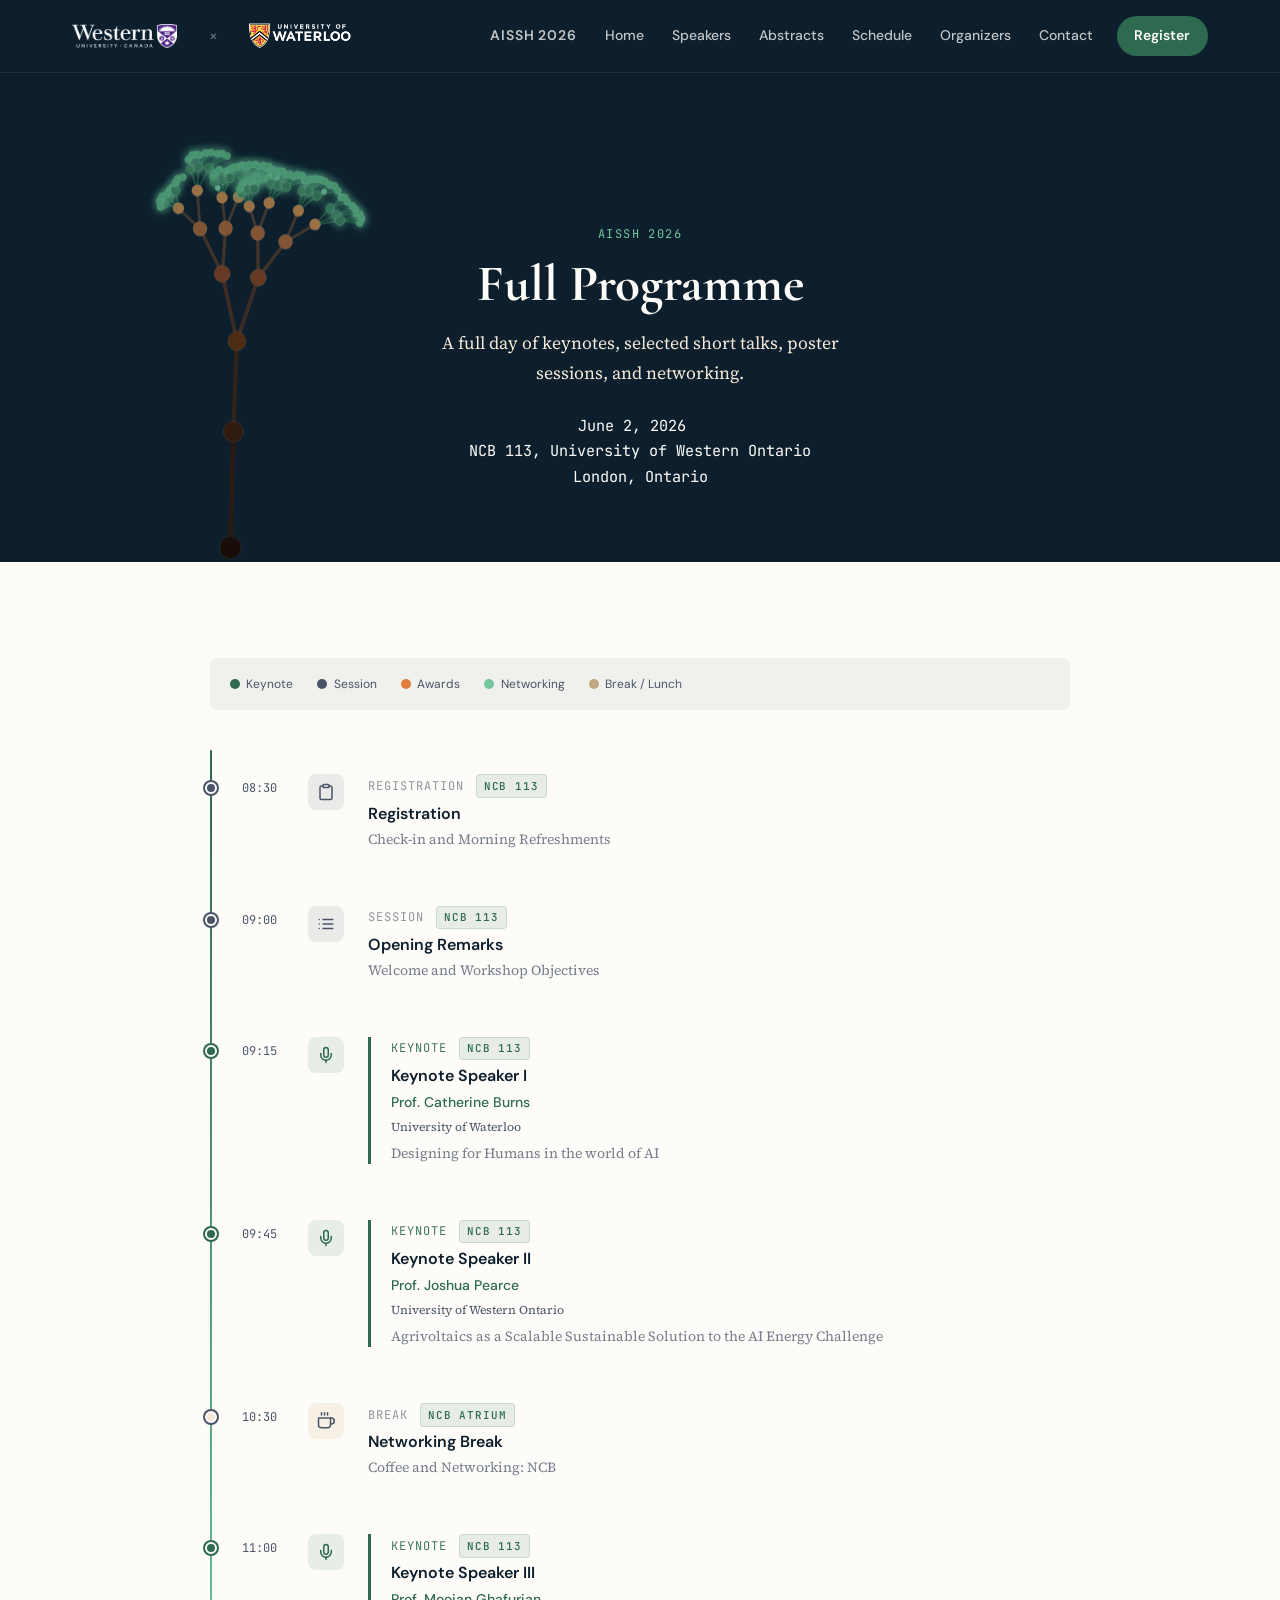
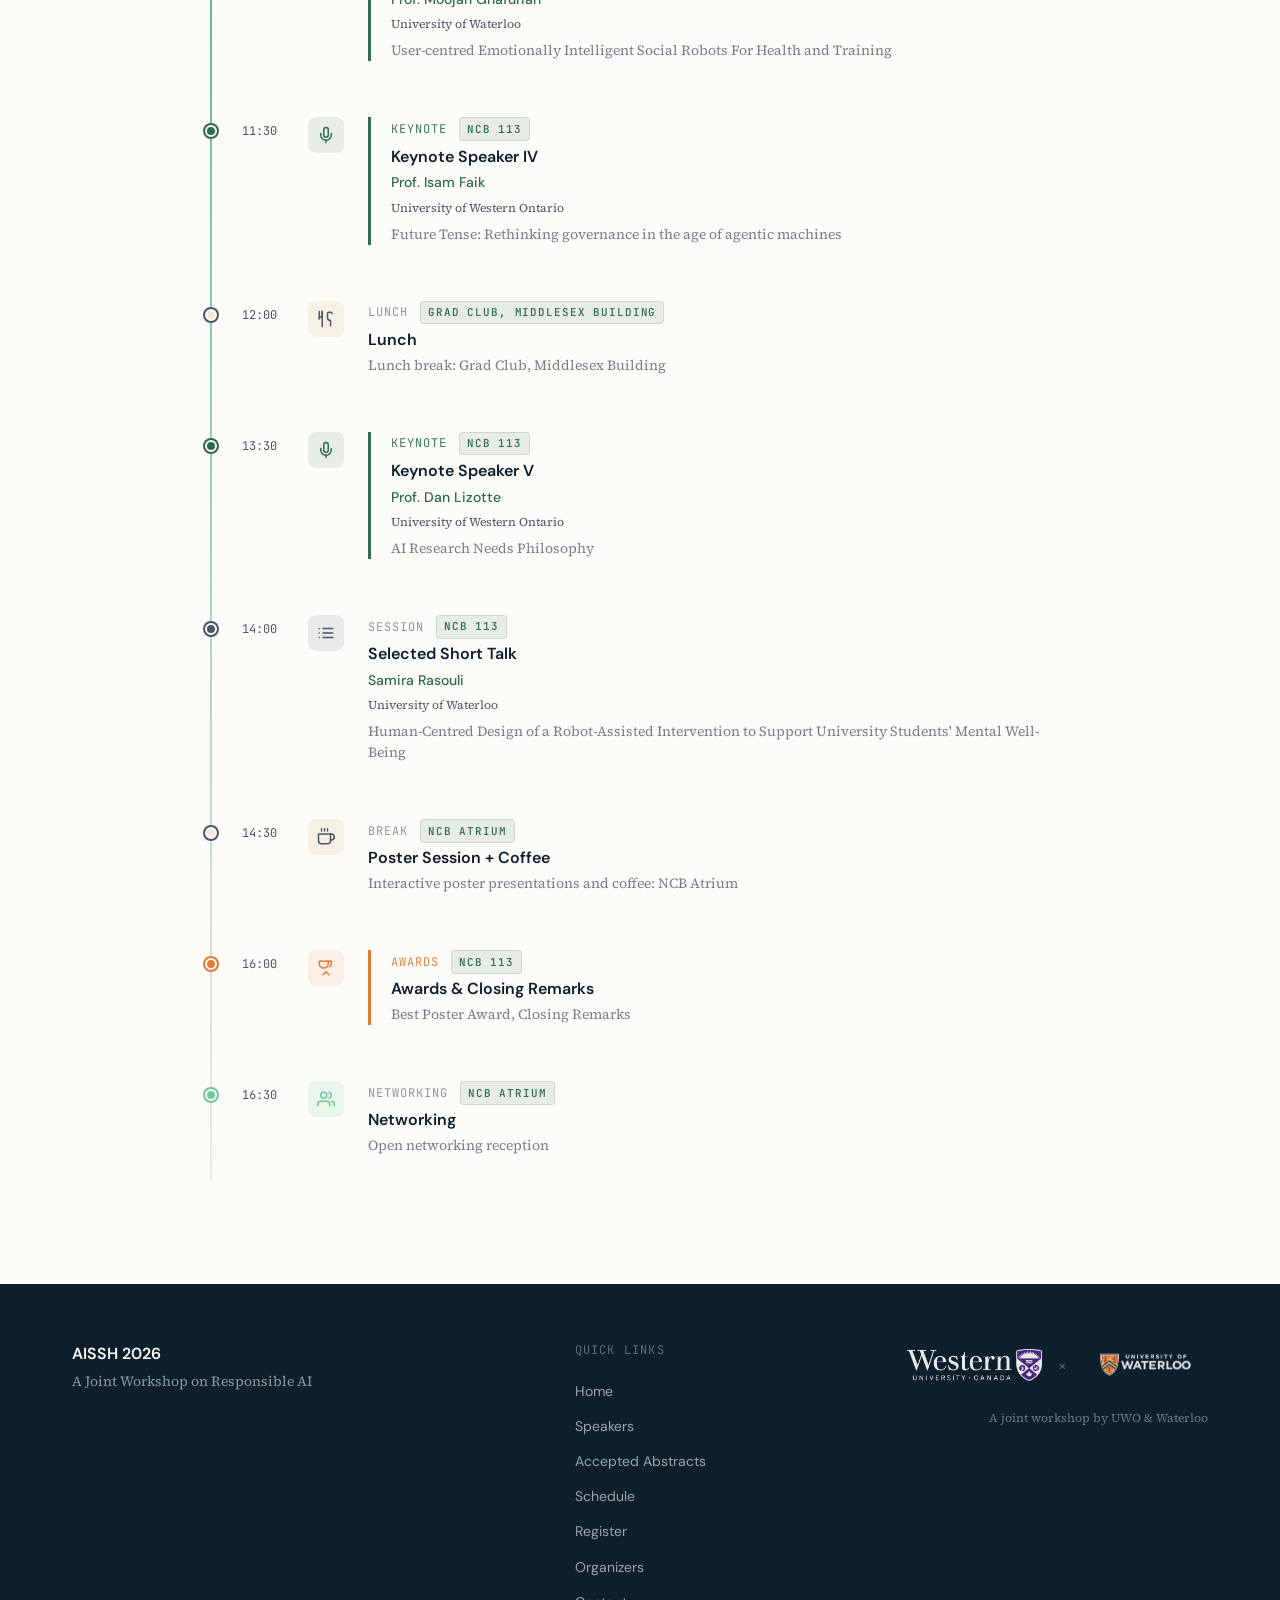
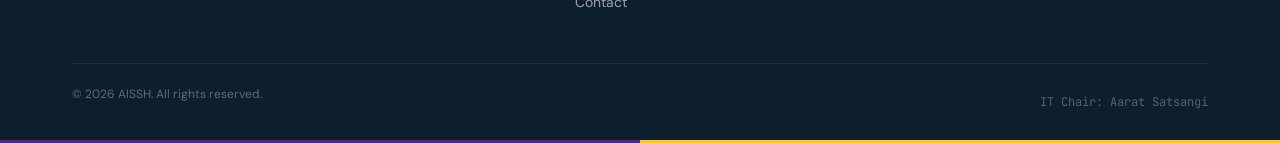
<file: schedule.html>
<!DOCTYPE html>
<html lang="en">

<head>
  <meta charset="UTF-8">
  <meta name="viewport" content="width=device-width, initial-scale=1.0">
  <meta name="description"
    content="Full programme and schedule for AISSH 2026 — keynotes, sessions, poster presentations, and networking.">
  <title>Schedule | AISSH 2026</title>
  <link rel="icon" type="image/png" href="assets/images/favicon.png?v=2">
  <link rel="shortcut icon" href="assets/images/favicon.png?v=2">

  <link rel="preconnect" href="https://fonts.googleapis.com">
  <link rel="preconnect" href="https://fonts.gstatic.com" crossorigin>
  <link
    href="https://fonts.googleapis.com/css2?family=Cormorant+Garamond:wght@600;700&family=DM+Sans:ital,opsz,wght@0,9..40,400;0,9..40,500;0,9..40,600;1,9..40,400&family=Source+Serif+4:ital,opsz,wght@0,8..60,400;0,8..60,600;1,8..60,400&family=JetBrains+Mono:wght@400&display=swap"
    rel="stylesheet">

  <link rel="stylesheet" href="css/variables.css">
  <link rel="stylesheet" href="css/base.css">
  <link rel="stylesheet" href="css/layout.css">
  <link rel="stylesheet" href="css/hero.css">
  <link rel="stylesheet" href="css/animations.css">
  <link rel="stylesheet" href="css/header.css">
  <link rel="stylesheet" href="css/footer.css">
  <link rel="stylesheet" href="css/schedule.css">
</head>

<body class="page-schedule">

  <header class="site-header" role="banner">
    <div class="site-header__inner">
      <a href="index.html" class="site-header__logos" aria-label="AISSH 2026 — Home">
        <img src="assets/logos/uwo-logo-rev.png" alt="University of Western Ontario" class="site-header__logo-img">
        <span class="site-header__logo-sep" aria-hidden="true">×</span>
        <img src="assets/logos/waterloo-logo-rev.png" alt="University of Waterloo" class="site-header__logo-img">
      </a>
      <span class="site-header__wordmark" aria-hidden="true">AISSH 2026</span>
      <nav class="site-nav" aria-label="Main navigation">
        <a href="index.html" class="site-nav__link" data-nav-link>Home</a>
        <a href="speakers.html" class="site-nav__link" data-nav-link>Speakers</a>
        <a href="accepted-papers.html" class="site-nav__link" data-nav-link>Abstracts</a>
        <a href="schedule.html" class="site-nav__link" data-nav-link>Schedule</a>
        <a href="organizers.html" class="site-nav__link" data-nav-link>Organizers</a>
        <a href="contact.html" class="site-nav__link" data-nav-link>Contact</a>
        <a href="register.html" class="site-nav__link site-nav__cta" data-nav-link>Register</a>
      </nav>
      <button class="site-header__hamburger" aria-label="Open navigation menu" aria-expanded="false"
        aria-controls="mobile-nav">
        <span></span><span></span><span></span>
      </button>
    </div>
  </header>

  <nav id="mobile-nav" class="site-nav__mobile" aria-label="Mobile navigation">
    <a href="index.html" class="site-nav__mobile-link" data-nav-link>Home</a>
    <a href="speakers.html" class="site-nav__mobile-link" data-nav-link>Speakers</a>
    <a href="accepted-papers.html" class="site-nav__mobile-link" data-nav-link>Accepted Abstracts</a>
    <a href="schedule.html" class="site-nav__mobile-link" data-nav-link>Schedule</a>
    <a href="organizers.html" class="site-nav__mobile-link" data-nav-link>Organizers</a>
    <a href="contact.html" class="site-nav__mobile-link" data-nav-link>Contact</a>
    <a href="register.html" class="site-nav__mobile-cta">Register</a>
  </nav>
  <main id="main-content">

    <!-- Page Hero -->
    <div class="page-hero">
      <canvas id="tree-canvas" class="hero__canvas" aria-hidden="true"></canvas>
      <div class="container">
        <span class="page-hero__label">AISSH 2026</span>
        <h1 class="page-hero__title">Full Programme</h1>
        <p class="page-hero__subtitle">A full day of keynotes, selected short talks, poster sessions, and networking.
        </p>
        <p style="margin-top: 1.5rem; font-family: var(--font-mono); font-size: 0.95rem; color: var(--color-deep-50);">
          <span class="conf-date-value">Date to be announced</span>
          <span aria-hidden="true" style="margin: 0 0.5rem; color: var(--color-deep-30);"><br></span>
          <span class="conf-venue-value">Venue to be announced</span>
        </p>
      </div>
    </div>

    <section class="section" aria-labelledby="schedule-section-title">
      <div class="container">
        <div style="max-width: 860px; margin-inline: auto;">
          <h2 class="visually-hidden" id="schedule-section-title">Conference Schedule</h2>

          <!-- Legend -->
          <div class="schedule-legend reveal" role="list" aria-label="Session type legend">
            <div class="schedule-legend__item" role="listitem">
              <span class="schedule-legend__dot" style="background-color:#2D6A4F" aria-hidden="true"></span>Keynote
            </div>
            <div class="schedule-legend__item" role="listitem">
              <span class="schedule-legend__dot" style="background-color:#4A5568" aria-hidden="true"></span>Session
            </div>
            <div class="schedule-legend__item" role="listitem">
              <span class="schedule-legend__dot" style="background-color:#E07B39" aria-hidden="true"></span>Awards
            </div>
            <div class="schedule-legend__item" role="listitem">
              <span class="schedule-legend__dot" style="background-color:#74C69D" aria-hidden="true"></span>Networking
            </div>
            <div class="schedule-legend__item" role="listitem">
              <span class="schedule-legend__dot" style="background-color:#c0a882" aria-hidden="true"></span>Break /
              Lunch
            </div>
          </div>

          <!-- Timeline -->
          <div class="schedule-timeline" id="schedule-timeline" aria-label="Conference schedule timeline">
            <!-- Injected by schedule.js -->
            <p style="color:var(--color-slate); padding:2rem 0;">Loading schedule…</p>
          </div>
        </div>
      </div>
    </section>



  </main>

  <footer class="site-footer" role="contentinfo">
    <div class="container">
      <div class="site-footer__body">
        <div class="site-footer__identity">
          <p class="site-footer__conf-name">AISSH 2026</p>
          <p class="site-footer__tagline">Aligning AI for Safety, Sustainability, and Humanity</p>
        </div>
        <nav class="site-footer__nav" aria-label="Footer navigation">
          <p class="site-footer__nav-heading">Quick Links</p>
          <ul class="site-footer__nav-list">
            <li><a href="index.html" class="site-footer__nav-link">Home</a></li>
            <li><a href="speakers.html" class="site-footer__nav-link">Speakers</a></li>
            <li><a href="accepted-papers.html" class="site-footer__nav-link">Accepted Abstracts</a></li>
            <li><a href="schedule.html" class="site-footer__nav-link">Schedule</a></li>
            <li><a href="register.html" class="site-footer__nav-link">Register</a></li>
            <li><a href="organizers.html" class="site-footer__nav-link">Organizers</a></li>
            <li><a href="contact.html" class="site-footer__nav-link">Contact</a></li>
          </ul>
        </nav>
        <div class="site-footer__universities">
          <div class="site-footer__uni-strip">
            <img src="assets/logos/uwo-logo-rev.png" alt="University of Western Ontario" class="site-footer__uni-logo">
            <span class="site-footer__uni-sep" aria-hidden="true">×</span>
            <img src="assets/logos/waterloo-logo-rev.png" alt="University of Waterloo" class="site-footer__uni-logo">
          </div>
          <p class="site-footer__uni-label">A joint workshop by UWO &amp; Waterloo</p>
        </div>
      </div>
      <div class="site-footer__bottom">
        <p class="site-footer__copyright">© <span class="footer-year">2026</span> AISSH. All rights reserved.</p>
        <p class="site-footer__credit">IT Chair: Aarat Satsangi</p>
      </div>
    </div>
    <div class="site-footer__uni-bar" aria-hidden="true"></div>
  </footer>

  <script src="js/main.js"></script>
  <script src="js/schedule.js"></script>
  <script src="js/tree.js"></script>
</body>

</html>
</file>
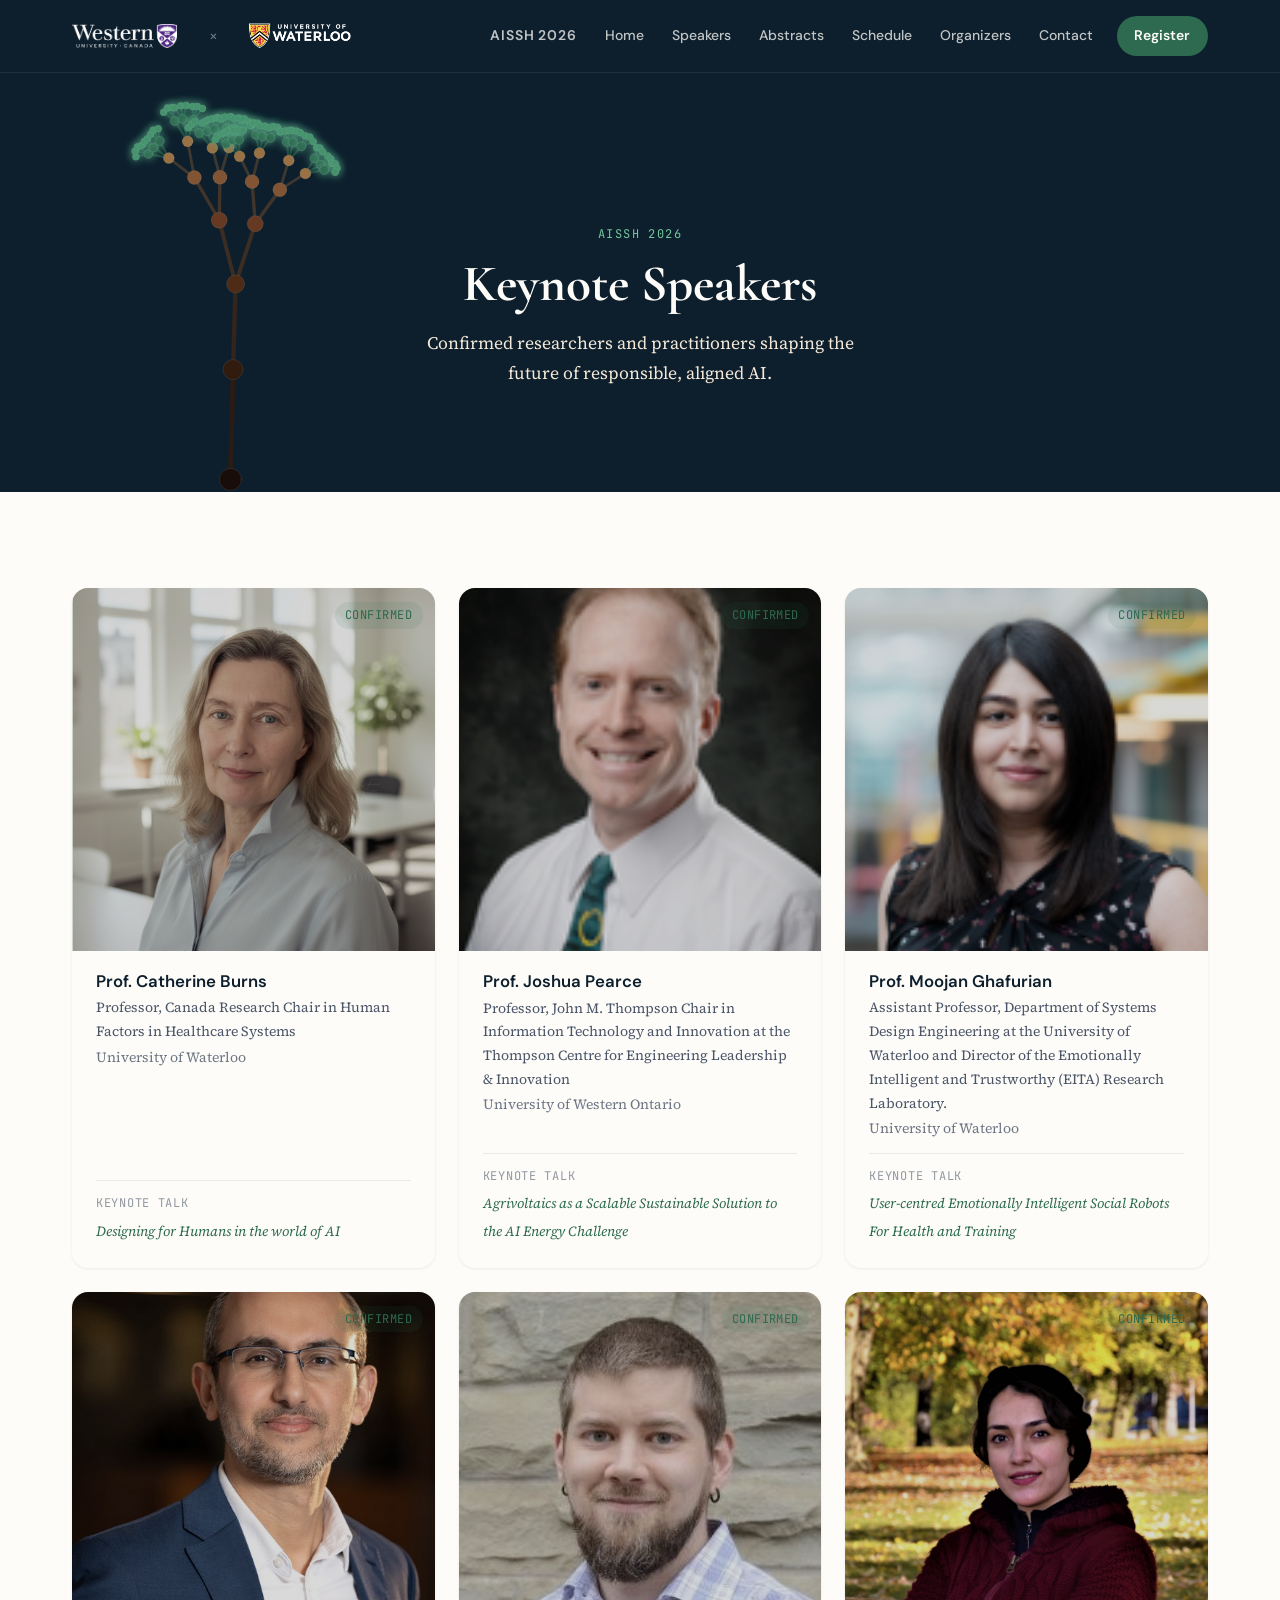
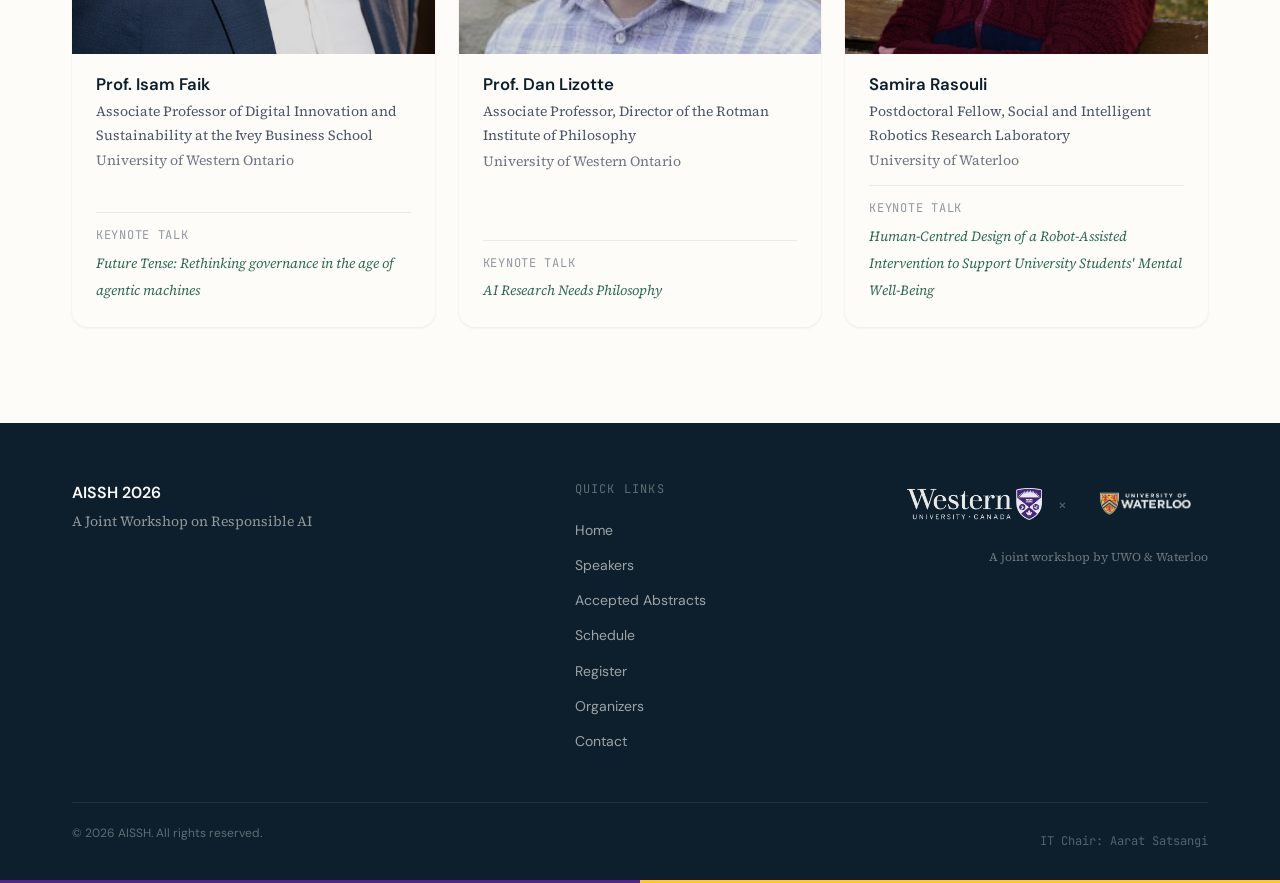
<file: speakers.html>
<!DOCTYPE html>
<html lang="en">

<head>
  <meta charset="UTF-8">
  <meta name="viewport" content="width=device-width, initial-scale=1.0">
  <meta name="description"
    content="Keynote speakers at AISSH 2026 — researchers and practitioners in AI safety, sustainability, and human-centred design.">
  <title>Speakers | AISSH 2026</title>
  <link rel="icon" type="image/png" href="assets/images/favicon.png?v=2">
  <link rel="shortcut icon" href="assets/images/favicon.png?v=2">

  <link rel="preconnect" href="https://fonts.googleapis.com">
  <link rel="preconnect" href="https://fonts.gstatic.com" crossorigin>
  <link
    href="https://fonts.googleapis.com/css2?family=Cormorant+Garamond:wght@600;700&family=DM+Sans:ital,opsz,wght@0,9..40,400;0,9..40,500;0,9..40,600;1,9..40,400&family=Source+Serif+4:ital,opsz,wght@0,8..60,400;0,8..60,600;1,8..60,400&family=JetBrains+Mono:wght@400&display=swap"
    rel="stylesheet">

  <link rel="stylesheet" href="css/variables.css">
  <link rel="stylesheet" href="css/base.css">
  <link rel="stylesheet" href="css/layout.css">
  <link rel="stylesheet" href="css/hero.css">
  <link rel="stylesheet" href="css/animations.css">
  <link rel="stylesheet" href="css/header.css">
  <link rel="stylesheet" href="css/footer.css">
  <link rel="stylesheet" href="css/speakers.css">
</head>

<body class="page-speakers">

  <header class="site-header" role="banner">
    <div class="site-header__inner">
      <a href="index.html" class="site-header__logos" aria-label="AISSH 2026 — Home">
        <img src="assets/logos/uwo-logo-rev.png" alt="University of Western Ontario" class="site-header__logo-img">
        <span class="site-header__logo-sep" aria-hidden="true">×</span>
        <img src="assets/logos/waterloo-logo-rev.png" alt="University of Waterloo" class="site-header__logo-img">
      </a>
      <span class="site-header__wordmark" aria-hidden="true">AISSH 2026</span>
      <nav class="site-nav" aria-label="Main navigation">
        <a href="index.html" class="site-nav__link" data-nav-link>Home</a>
        <a href="speakers.html" class="site-nav__link" data-nav-link>Speakers</a>
        <a href="accepted-papers.html" class="site-nav__link" data-nav-link>Abstracts</a>
        <a href="schedule.html" class="site-nav__link" data-nav-link>Schedule</a>
        <a href="organizers.html" class="site-nav__link" data-nav-link>Organizers</a>
        <a href="contact.html" class="site-nav__link" data-nav-link>Contact</a>
        <a href="register.html" class="site-nav__link site-nav__cta" data-nav-link>Register</a>
      </nav>
      <button class="site-header__hamburger" aria-label="Open navigation menu" aria-expanded="false"
        aria-controls="mobile-nav">
        <span></span><span></span><span></span>
      </button>
    </div>
  </header>

  <nav id="mobile-nav" class="site-nav__mobile" aria-label="Mobile navigation">
    <a href="index.html" class="site-nav__mobile-link" data-nav-link>Home</a>
    <a href="speakers.html" class="site-nav__mobile-link" data-nav-link>Speakers</a>
    <a href="accepted-papers.html" class="site-nav__mobile-link" data-nav-link>Accepted Abstracts</a>
    <a href="schedule.html" class="site-nav__mobile-link" data-nav-link>Schedule</a>
    <a href="organizers.html" class="site-nav__mobile-link" data-nav-link>Organizers</a>
    <a href="contact.html" class="site-nav__mobile-link" data-nav-link>Contact</a>
    <a href="register.html" class="site-nav__mobile-cta">Register</a>
  </nav>
  <main id="main-content">

    <!-- Page Hero -->
    <div class="page-hero">
      <canvas id="tree-canvas" class="hero__canvas" aria-hidden="true"></canvas>
      <div class="container">
        <span class="page-hero__label">AISSH 2026</span>
        <h1 class="page-hero__title">Keynote Speakers</h1>
        <p class="page-hero__subtitle">Confirmed researchers and practitioners shaping the future of responsible,
          aligned AI.</p>
      </div>
    </div>

    <!-- Page Hero -->


    <!-- Speakers grid -->
    <section class="section" aria-labelledby="speakers-grid-title">
      <div class="container">
        <h2 class="visually-hidden" id="speakers-grid-title">All Speakers</h2>
        <div class="card-grid card-grid--3" id="speakers-grid" aria-label="Speaker cards">
          <!-- Injected by speakers.js -->
          <p style="color:var(--color-slate); grid-column:1/-1; text-align:center; padding:3rem 0;">Loading speakers…
          </p>
        </div>
      </div>
    </section>

  </main>

  <!-- Modal overlay — populated by speakers.js on card click -->
  <div id="modal-overlay" class="modal-overlay" hidden aria-hidden="true" aria-modal="true" role="dialog"
    aria-labelledby="modal-speaker-name">
    <div class="modal" id="speaker-modal">
      <div class="modal__header">
        <div class="modal__photo-wrap"></div>
        <div class="modal__meta">
          <h2 class="modal__name" id="modal-speaker-name"></h2>
          <p class="modal__title"></p>
        </div>
        <button class="modal__close" aria-label="Close speaker bio modal" id="modal-close-btn">
          <svg xmlns="http://www.w3.org/2000/svg" width="18" height="18" viewBox="0 0 24 24" fill="none"
            stroke="currentColor" stroke-width="2" stroke-linecap="round" stroke-linejoin="round" aria-hidden="true">
            <line x1="18" y1="6" x2="6" y2="18" />
            <line x1="6" y1="6" x2="18" y2="18" />
          </svg>
        </button>
      </div>
      <div class="modal__body">
        <span class="modal__section-label">Biography</span>
        <p class="modal__bio"></p>
        <div class="modal__talk-box" hidden>
          <span class="modal__section-label">Keynote Talk</span>
          <p class="modal__talk-title"></p>
        </div>
      </div>
    </div>
  </div>

  <!-- Footer -->
  <footer class="site-footer" role="contentinfo">
    <div class="container">
      <div class="site-footer__body">
        <div class="site-footer__identity">
          <p class="site-footer__conf-name">AISSH 2026</p>
          <p class="site-footer__tagline">Aligning AI for Safety, Sustainability, and Humanity</p>
        </div>
        <nav class="site-footer__nav" aria-label="Footer navigation">
          <p class="site-footer__nav-heading">Quick Links</p>
          <ul class="site-footer__nav-list">
            <li><a href="index.html" class="site-footer__nav-link">Home</a></li>
            <li><a href="speakers.html" class="site-footer__nav-link">Speakers</a></li>
            <li><a href="accepted-papers.html" class="site-footer__nav-link">Accepted Abstracts</a></li>
            <li><a href="schedule.html" class="site-footer__nav-link">Schedule</a></li>
            <li><a href="register.html" class="site-footer__nav-link">Register</a></li>
            <li><a href="organizers.html" class="site-footer__nav-link">Organizers</a></li>
            <li><a href="contact.html" class="site-footer__nav-link">Contact</a></li>
          </ul>
        </nav>
        <div class="site-footer__universities">
          <div class="site-footer__uni-strip">
            <img src="assets/logos/uwo-logo-rev.png" alt="University of Western Ontario" class="site-footer__uni-logo">
            <span class="site-footer__uni-sep" aria-hidden="true">×</span>
            <img src="assets/logos/waterloo-logo-rev.png" alt="University of Waterloo" class="site-footer__uni-logo">
          </div>
          <p class="site-footer__uni-label">A joint workshop by UWO &amp; Waterloo</p>
        </div>
      </div>
      <div class="site-footer__bottom">
        <p class="site-footer__copyright">© <span class="footer-year">2026</span> AISSH. All rights reserved.</p>
        <p class="site-footer__credit">IT Chair: Aarat Satsangi</p>
      </div>
    </div>
    <div class="site-footer__uni-bar" aria-hidden="true"></div>
  </footer>

  <script src="js/main.js"></script>
  <script src="js/speakers.js"></script>
  <script src="js/tree.js"></script>
</body>

</html>
</file>
<file: css/variables.css>
/* ============================================================
   VARIABLES.CSS — Design Tokens & CSS Custom Properties
   ============================================================ */

:root {
  /* ——— Colour Palette ——— */
  --color-deep:        #0D1F2D;
  --color-forest:      #2D6A4F;
  --color-sage:        #74C69D;
  --color-sand:        #F4E9D8;
  --color-amber:       #E07B39;
  --color-slate:       #4A5568;
  --color-white:       #FDFCF8;

  /* Transparent variants */
  --color-deep-05:     rgba(13, 31, 45, 0.05);
  --color-deep-08:     rgba(13, 31, 45, 0.08);
  --color-deep-12:     rgba(13, 31, 45, 0.12);
  --color-deep-20:     rgba(13, 31, 45, 0.20);
  --color-forest-10:   rgba(45, 106, 79, 0.10);
  --color-forest-15:   rgba(45, 106, 79, 0.15);
  --color-amber-10:    rgba(224, 123, 57, 0.10);
  --color-amber-15:    rgba(224, 123, 57, 0.15);
  --color-white-10:    rgba(253, 252, 248, 0.10);
  --color-white-80:    rgba(253, 252, 248, 0.80);

  /* University Accents — footer & co-branding only */
  --color-uwo:         #4F2683;
  --color-waterloo:    #FFC72C;

  /* ——— Typography ——— */
  --font-display: 'Cormorant Garamond', Georgia, 'Times New Roman', serif;
  --font-heading:  'DM Sans', system-ui, -apple-system, sans-serif;
  --font-body:     'Source Serif 4', Georgia, 'Times New Roman', serif;
  --font-mono:     'JetBrains Mono', 'Courier New', Courier, monospace;

  /* ——— Type Scale ——— */
  --text-hero:    clamp(2.8rem, 6vw, 5rem);
  --text-h2:      clamp(1.75rem, 3vw, 2.5rem);
  --text-h3:      clamp(1.2rem, 2vw, 1.5rem);
  --text-body:    1rem;
  --text-small:   0.875rem;
  --text-caption: 0.75rem;

  /* ——— Line Heights ——— */
  --lh-hero:  1.05;
  --lh-h2:    1.2;
  --lh-h3:    1.3;
  --lh-body:  1.7;

  /* ——— Spacing ——— */
  --section-py:     clamp(4rem, 8vw, 6rem);
  --container-max:  1200px;
  --container-px:   clamp(1rem, 4vw, 2rem);
  --card-gap:       1.5rem;
  --header-height:  72px;

  /* ——— Border Radius ——— */
  --radius-sm:   4px;
  --radius-md:   8px;
  --radius-lg:   16px;
  --radius-xl:   24px;
  --radius-full: 9999px;

  /* ——— Shadows ——— */
  --shadow-sm:  0 1px 3px var(--color-deep-08);
  --shadow-md:  0 4px 16px var(--color-deep-12);
  --shadow-lg:  0 8px 32px var(--color-deep-20);

  /* ——— Transitions ——— */
  --transition-fast: 150ms ease;
  --transition-base: 300ms ease;
  --transition-slow: 500ms ease;

  /* ——— Z-Index Scale ——— */
  --z-base:    1;
  --z-card:    10;
  --z-header:  100;
  --z-modal:   200;
  --z-overlay: 190;
}
</file>
<file: css/base.css>
/* ============================================================
   BASE.CSS — Reset, Typography, Global Element Styles
   ============================================================ */

/* ——— CSS Reset ——— */
*, *::before, *::after {
  box-sizing: border-box;
  margin: 0;
  padding: 0;
}

html {
  scroll-behavior: smooth;
  font-size: 16px;
  -webkit-text-size-adjust: 100%;
}

body {
  font-family: var(--font-body);
  font-size: var(--text-body);
  line-height: var(--lh-body);
  color: var(--color-deep);
  background-color: var(--color-white);
  -webkit-font-smoothing: antialiased;
  -moz-osx-font-smoothing: grayscale;
}

img, svg, video {
  display: block;
  max-width: 100%;
}

a {
  color: var(--color-forest);
  text-decoration: none;
  transition: color var(--transition-fast);
}

a:hover {
  color: var(--color-amber);
}

a:focus-visible {
  outline: 2px solid var(--color-amber);
  outline-offset: 3px;
  border-radius: var(--radius-sm);
}

ul, ol {
  list-style: none;
}

button {
  cursor: pointer;
  border: none;
  background: none;
  font-family: inherit;
}

button:focus-visible {
  outline: 2px solid var(--color-amber);
  outline-offset: 3px;
  border-radius: var(--radius-sm);
}

input, textarea, select {
  font-family: inherit;
  font-size: inherit;
}

/* ——— Typography ——— */
h1, h2, h3, h4, h5, h6 {
  font-family: var(--font-heading);
  line-height: var(--lh-h2);
  color: var(--color-deep);
}

h1 { font-size: var(--text-h2); font-weight: 600; }
h2 { font-size: var(--text-h2); font-weight: 600; }
h3 { font-size: var(--text-h3); font-weight: 500; line-height: var(--lh-h3); }

p { margin-bottom: 1rem; }
p:last-child { margin-bottom: 0; }

strong { font-weight: 600; }
em { font-style: italic; }

/* ——— Section Heading Pattern ——— */
.section-label {
  font-family: var(--font-mono);
  font-size: var(--text-caption);
  letter-spacing: 0.12em;
  text-transform: uppercase;
  color: var(--color-forest);
  margin-bottom: 0.5rem;
  display: block;
}

.section-title {
  font-family: var(--font-heading);
  font-size: var(--text-h2);
  font-weight: 600;
  color: var(--color-deep);
  line-height: var(--lh-h2);
  margin-bottom: 1rem;
}

.section-subtitle {
  font-family: var(--font-body);
  font-size: 1.1rem;
  color: var(--color-slate);
  line-height: var(--lh-body);
  max-width: 56ch;
}

/* ——— Split Rule Divider ——— */
.split-rule {
  display: flex;
  height: 3px;
  border: none;
  margin: 0;
  gap: 0;
}

.split-rule::before,
.split-rule,
.split-rule::after {
  content: '';
  display: block;
}

/* Used as a standalone element */
hr.split-rule {
  width: 100%;
  height: 3px;
  background: linear-gradient(
    to right,
    var(--color-forest) 33.3%,
    var(--color-deep)   33.3% 66.6%,
    var(--color-amber)  66.6%
  );
  border: none;
  margin: 0;
}

/* ——— Button Styles ——— */
.btn {
  display: inline-flex;
  align-items: center;
  gap: 0.5rem;
  padding: 0.75rem 1.5rem;
  border-radius: var(--radius-full);
  font-family: var(--font-heading);
  font-size: var(--text-small);
  font-weight: 600;
  letter-spacing: 0.02em;
  text-decoration: none;
  transition: background-color var(--transition-base),
              color var(--transition-base),
              box-shadow var(--transition-base),
              transform var(--transition-fast);
  cursor: pointer;
  border: 2px solid transparent;
}

.btn:hover {
  transform: translateY(-2px);
}

.btn:active {
  transform: translateY(0);
}

.btn-primary {
  background-color: var(--color-forest);
  color: var(--color-white);
  border-color: var(--color-forest);
}

.btn-primary:hover {
  background-color: #245c42;
  border-color: #245c42;
  color: var(--color-white);
  box-shadow: var(--shadow-md);
}

.btn-outline {
  background-color: transparent;
  color: var(--color-white);
  border-color: var(--color-white);
}

.btn-outline:hover {
  background-color: var(--color-white);
  color: var(--color-deep);
  box-shadow: var(--shadow-md);
}

.btn-outline-dark {
  background-color: transparent;
  color: var(--color-deep);
  border-color: var(--color-deep);
}

.btn-outline-dark:hover {
  background-color: var(--color-deep);
  color: var(--color-white);
}

.btn-amber {
  background-color: var(--color-amber);
  color: var(--color-white);
  border-color: var(--color-amber);
}

.btn-amber:hover {
  background-color: #c96a2a;
  border-color: #c96a2a;
  color: var(--color-white);
  box-shadow: var(--shadow-md);
}

/* ——— Badge ——— */
.badge {
  display: inline-flex;
  align-items: center;
  padding: 0.2rem 0.65rem;
  border-radius: var(--radius-full);
  font-family: var(--font-mono);
  font-size: var(--text-caption);
  font-weight: 400;
  letter-spacing: 0.04em;
  text-transform: uppercase;
}

.badge-confirmed {
  background-color: var(--color-forest-10);
  color: var(--color-forest);
}

/* ——— Utilities ——— */
.visually-hidden {
  position: absolute;
  width: 1px;
  height: 1px;
  margin: -1px;
  padding: 0;
  overflow: hidden;
  clip: rect(0, 0, 0, 0);
  white-space: nowrap;
  border: 0;
}

.text-center { text-align: center; }
.text-left   { text-align: left; }

.mt-sm { margin-top: 0.5rem; }
.mt-md { margin-top: 1rem; }
.mt-lg { margin-top: 2rem; }
</file>
<file: css/layout.css>
/* ============================================================
   LAYOUT.CSS — Containers, Grid, Section Wrappers
   ============================================================ */

/* ——— Container ——— */
.container {
  width: 100%;
  max-width: var(--container-max);
  margin-inline: auto;
  padding-inline: var(--container-px);
}

/* ——— Section Wrapper ——— */
.section {
  padding-block: var(--section-py);
}

.section--sand {
  background-color: var(--color-sand);
}

.section--deep {
  background-color: var(--color-deep);
  color: var(--color-white);
}

.section--forest {
  background-color: var(--color-forest);
  color: var(--color-white);
}

/* ——— Section Header ——— */
.section-header {
  margin-bottom: 3rem;
}

.section-header--center {
  text-align: center;
}

.section-header--center .section-subtitle {
  margin-inline: auto;
}

/* ——— Page Hero (inner pages) ——— */
.page-hero {
  background-color: var(--color-deep);
  color: var(--color-white);
  padding-top: calc(var(--header-height) + 5rem);
  padding-bottom: 4.5rem;
  min-height: 420px;
  position: relative;
  overflow: hidden;
}

.page-hero::before {
  display: none;
}

.page-hero .container {
  position: relative;
  z-index: 2;
  /* above canvas (z-index:0) */
  text-align: center;
  width: 100%;
}

.page-hero__label {
  font-family: var(--font-mono);
  font-size: var(--text-caption);
  letter-spacing: 0.12em;
  text-transform: uppercase;
  color: var(--color-sage);
  display: block;
  margin-bottom: 0.75rem;
}

.page-hero__title {
  font-family: var(--font-display);
  font-size: clamp(2rem, 4vw, 3.5rem);
  font-weight: 700;
  line-height: 1.1;
  color: var(--color-white);
  margin-bottom: 1rem;
}

.page-hero__subtitle {
  font-family: var(--font-body);
  font-size: 1.1rem;
  color: var(--color-sand);
  max-width: 52ch;
  line-height: var(--lh-body);
  margin-inline: auto;
  /* centre the constrained subtitle */
}

/* ——— Divider ——— */
.section-divider {
  margin-block: 0;
}

/* ——— Card Grids ——— */
.card-grid {
  display: grid;
  gap: var(--card-gap);
}

.card-grid--3 {
  grid-template-columns: repeat(3, 1fr);
}

.card-grid--2 {
  grid-template-columns: repeat(3, 1fr);
}

.card-grid--4 {
  grid-template-columns: repeat(3, 1fr);
}

/* ——— Responsive Grid Breakpoints ——— */
@media (max-width: 1024px) {
  .card-grid--4 {
    grid-template-columns: repeat(3, 1fr);
  }

  .card-grid--3 {
    grid-template-columns: repeat(3, 1fr);
  }
}

@media (max-width: 640px) {

  .card-grid--4,
  .card-grid--3,
  .card-grid--2 {
    grid-template-columns: 1fr;
  }
}

/* ——— Two Column Layout ——— */
.two-col {
  display: grid;
  grid-template-columns: 1fr 1fr;
  gap: 4rem;
  align-items: start;
}

@media (max-width: 768px) {
  .two-col {
    grid-template-columns: 1fr;
    gap: 2rem;
  }
}

/* ——— Flex utilities ——— */
.flex-center {
  display: flex;
  align-items: center;
  justify-content: center;
}

.flex-between {
  display: flex;
  align-items: center;
  justify-content: space-between;
}

.flex-gap-sm {
  gap: 0.5rem;
}

.flex-gap-md {
  gap: 1rem;
}

.flex-gap-lg {
  gap: 1.5rem;
}

/* ——— Main content offset for sticky header ——— */
main {
  padding-top: var(--header-height);
}

/* Home page hero doesn't need offset — it's full-viewport */
body.page-home main {
  padding-top: 0;
}
</file>
<file: css/animations.css>
/* ============================================================
   ANIMATIONS.CSS — Keyframes & Motion Utilities
   ============================================================ */

/* ——— Keyframes ——— */
@keyframes fadeInUp {
  from { opacity: 0; transform: translateY(24px); }
  to   { opacity: 1; transform: translateY(0); }
}

@keyframes fadeIn {
  from { opacity: 0; }
  to   { opacity: 1; }
}

@keyframes slideInLeft {
  from { opacity: 0; transform: translateX(-24px); }
  to   { opacity: 1; transform: translateX(0); }
}

@keyframes slideInRight {
  from { opacity: 0; transform: translateX(24px); }
  to   { opacity: 1; transform: translateX(0); }
}

@keyframes chevronBounce {
  0%, 100% { transform: translateY(0); }
  50%       { transform: translateY(6px); }
}

@keyframes pulseRing {
  0%   { transform: scale(1);   opacity: 0.6; }
  100% { transform: scale(1.4); opacity: 0; }
}

@keyframes spinnerRotate {
  to { transform: rotate(360deg); }
}

/* ——— Animation Utility Classes ——— */
.anim-fade-up {
  animation: fadeInUp 0.7s ease both;
}

.anim-delay-1 { animation-delay: 0.1s; }
.anim-delay-2 { animation-delay: 0.2s; }
.anim-delay-3 { animation-delay: 0.35s; }
.anim-delay-4 { animation-delay: 0.5s; }
.anim-delay-5 { animation-delay: 0.65s; }

.anim-fade-in {
  animation: fadeIn 0.6s ease both;
}

/* ——— Scroll-triggered reveal (JS adds .revealed) ——— */
.reveal {
  opacity: 0;
  transform: translateY(20px);
  transition: opacity 0.6s ease, transform 0.6s ease;
}
.reveal.revealed {
  opacity: 1;
  transform: translateY(0);
}

/* ——— Respect reduced motion ——— */
@media (prefers-reduced-motion: reduce) {
  *,
  *::before,
  *::after {
    animation-duration: 0.01ms !important;
    animation-iteration-count: 1 !important;
    transition-duration: 0.01ms !important;
  }

  .reveal {
    opacity: 1;
    transform: none;
    transition: none;
  }
}
</file>
<file: css/header.css>
/* ============================================================
   HEADER.CSS — Sticky Navigation
   ============================================================ */

.site-header {
  position: fixed;
  top: 0;
  left: 0;
  right: 0;
  height: var(--header-height);
  z-index: var(--z-header);
  transition: background-color var(--transition-base),
    box-shadow var(--transition-base),
    backdrop-filter var(--transition-base);
}

/* Transparent state (on hero) */
.site-header--transparent {
  background-color: transparent;
}

/* Solid state (after scroll) */
.site-header--solid {
  background-color: var(--color-deep);
  box-shadow: 0 1px 0 rgba(253, 252, 248, 0.08);
  backdrop-filter: blur(12px);
}

/* Non-home pages always solid */
.site-header--always-solid {
  background-color: var(--color-deep);
  box-shadow: 0 1px 0 rgba(253, 252, 248, 0.08);
}

/* ——— Inner layout — 3-column grid ——— */
.site-header__inner {
  display: grid;
  grid-template-columns: 1fr auto 1fr;
  align-items: center;
  height: 100%;
  padding-inline: var(--container-px);
  max-width: var(--container-max);
  margin-inline: auto;
  gap: 1rem;
}

/* ——— Logo Strip ——— */
.site-header__logos {
  display: flex;
  align-items: center;
  gap: 0.75rem;
  text-decoration: none;
  flex-shrink: 0;
}

.site-header__logo-img {
  width: auto;
  max-width: 250px;
  object-fit: contain;
  object-position: center;
  vertical-align: middle;
}

.site-header__logo-img[src*="uwo"] {
  height: 25px;
  margin-right: 20px;
  /* Western logo is wide/tall, visually shrink it slightly */
}

.site-header__logo-img[src*="waterloo"] {
  height: 56px;
  /* Waterloo logo is mostly padding/wide, visually scale it up */
}

.site-header__logo-sep {
  font-family: var(--font-heading);
  font-size: 1rem;
  color: rgba(253, 252, 248, 0.4);
  user-select: none;
}

/* ——— Wordmark (centre column) ——— */
.site-header__wordmark {
  font-family: var(--font-heading);
  font-size: var(--text-small);
  font-weight: 600;
  letter-spacing: 0.06em;
  text-transform: uppercase;
  color: rgba(253, 252, 248, 0.75);
  white-space: nowrap;
  pointer-events: none;
  text-align: center;
  /* No position:absolute — sits naturally in centre grid column */
}

/* ——— Navigation (right column) ——— */
.site-nav {
  display: flex;
  align-items: center;
  justify-content: flex-end;
  gap: 0.25rem;
}

.site-nav__link {
  font-family: var(--font-heading);
  font-size: var(--text-small);
  font-weight: 500;
  color: rgba(253, 252, 248, 0.75);
  padding: 0.4rem 0.75rem;
  border-radius: var(--radius-sm);
  text-decoration: none;
  transition: color var(--transition-fast), background-color var(--transition-fast);
}

.site-nav__link:hover,
.site-nav__link[aria-current="page"] {
  color: var(--color-white);
  background-color: var(--color-white-10);
}

.site-nav__cta {
  margin-left: 0.5rem;
  padding: 0.5rem 1.1rem;
  background-color: var(--color-forest);
  color: var(--color-white) !important;
  border-radius: var(--radius-full);
  font-weight: 600;
  font-size: var(--text-small);
  font-family: var(--font-heading);
  white-space: nowrap;
  transition: background-color var(--transition-base), transform var(--transition-fast);
}

.site-nav__cta:hover {
  background-color: #245c42;
  transform: translateY(-1px);
  color: var(--color-white);
  background-color: #245c42 !important;
}

.site-nav__cta--secondary {
  background-color: var(--color-sand) !important;
  color: var(--color-deep) !important;
  border: 1px solid var(--color-deep-10);
}

.site-nav__cta--secondary:hover {
  background-color: #e5d8c3 !important;
  color: var(--color-deep) !important;
}

/* ——— Hamburger (mobile) ——— */
.site-header__hamburger {
  display: none;
  flex-direction: column;
  justify-content: center;
  align-items: center;
  width: 44px;
  height: 44px;
  gap: 5px;
  cursor: pointer;
  background: none;
  border: none;
  padding: 0;
}

.site-header__hamburger span {
  display: block;
  width: 22px;
  height: 2px;
  background-color: var(--color-white);
  border-radius: 2px;
  transition: transform var(--transition-base), opacity var(--transition-base);
}

.site-header__hamburger[aria-expanded="true"] span:nth-child(1) {
  transform: translateY(7px) rotate(45deg);
}

.site-header__hamburger[aria-expanded="true"] span:nth-child(2) {
  opacity: 0;
}

.site-header__hamburger[aria-expanded="true"] span:nth-child(3) {
  transform: translateY(-7px) rotate(-45deg);
}

/* ——— Mobile Drawer ——— */
.site-nav__mobile {
  display: none;
  position: fixed;
  top: var(--header-height);
  left: 0;
  right: 0;
  background-color: var(--color-deep);
  border-top: 1px solid rgba(253, 252, 248, 0.08);
  padding: 1.5rem var(--container-px) 2rem;
  z-index: calc(var(--z-header) - 1);
  animation: fadeIn 0.2s ease;
}

.site-nav__mobile.is-open {
  display: block;
}

.site-nav__mobile-link {
  display: block;
  font-family: var(--font-heading);
  font-size: 1.1rem;
  font-weight: 500;
  color: rgba(253, 252, 248, 0.8);
  padding: 0.85rem 0;
  border-bottom: 1px solid rgba(253, 252, 248, 0.06);
  text-decoration: none;
  transition: color var(--transition-fast);
}

.site-nav__mobile-link:hover,
.site-nav__mobile-link[aria-current="page"] {
  color: var(--color-sage);
}

.site-nav__mobile-cta {
  display: inline-block;
  margin-top: 1.25rem;
  background-color: var(--color-forest);
  color: var(--color-white);
  padding: 0.75rem 1.5rem;
  border-radius: var(--radius-full);
  font-family: var(--font-heading);
  font-size: 1rem;
  font-weight: 600;
  text-decoration: none;
  transition: background-color var(--transition-base);
}

.site-nav__mobile-cta:hover {
  background-color: #245c42;
}

.site-nav__mobile-cta--secondary {
  background-color: var(--color-sand) !important;
  color: var(--color-deep) !important;
  margin-left: 0.5rem;
}

.site-nav__mobile-cta--secondary:hover {
  background-color: #e5d8c3 !important;
}

/* ——— Responsive ——— */
@media (max-width: 1150px) {
  .site-header__inner {
    grid-template-columns: 1fr auto;
    /* logos | hamburger */
  }

  .site-nav {
    display: none;
  }

  .site-header__hamburger {
    display: flex;
  }

  .site-header__wordmark {
    display: none;
  }
}

@media (max-width: 480px) {
  .site-header__logo-img[src*="uwo"] {
    height: 20px;
    margin-right: 10px;
  }

  .site-header__logo-img[src*="waterloo"] {
    height: 42px;
  }
}
</file>
<file: css/footer.css>
/* ============================================================
   FOOTER.CSS — Site Footer
   ============================================================ */

.site-footer {
  background-color: var(--color-deep);
  color: rgba(253, 252, 248, 0.7);
  padding-top: 3.5rem;
}

/* ——— Main footer body ——— */
.site-footer__body {
  display: grid;
  grid-template-columns: 1fr auto 1fr;
  gap: 3rem;
  padding-bottom: 3rem;
  border-bottom: 1px solid rgba(253, 252, 248, 0.08);
  align-items: start;
}

/* Left: Identity */
.site-footer__conf-name {
  font-family: var(--font-heading);
  font-size: 1rem;
  font-weight: 600;
  color: var(--color-white);
  margin-bottom: 0.25rem;
}

.site-footer__tagline {
  font-family: var(--font-body);
  font-size: var(--text-small);
  color: rgba(253, 252, 248, 0.55);
  margin-bottom: 1.25rem;
  line-height: 1.5;
}

.site-footer__contact-list {
  display: flex;
  flex-direction: column;
  gap: 0.4rem;
}

.site-footer__contact-item {
  display: flex;
  align-items: center;
  gap: 0.5rem;
  font-family: var(--font-heading);
  font-size: var(--text-small);
}

.site-footer__contact-item svg {
  flex-shrink: 0;
  color: var(--color-sage);
}

.site-footer__contact-item a {
  color: rgba(253, 252, 248, 0.65);
  text-decoration: none;
  transition: color var(--transition-fast);
}

.site-footer__contact-item a:hover {
  color: var(--color-sage);
}

/* Centre: Quick links */
.site-footer__nav-heading {
  font-family: var(--font-mono);
  font-size: var(--text-caption);
  letter-spacing: 0.1em;
  text-transform: uppercase;
  color: rgba(253, 252, 248, 0.35);
  margin-bottom: 1rem;
}

.site-footer__nav-list {
  display: flex;
  flex-direction: column;
  gap: 0.5rem;
}

.site-footer__nav-link {
  font-family: var(--font-heading);
  font-size: var(--text-small);
  color: rgba(253, 252, 248, 0.6);
  text-decoration: none;
  transition: color var(--transition-fast);
}

.site-footer__nav-link:hover {
  color: var(--color-sage);
}

/* Right: University logos */
.site-footer__universities {
  display: flex;
  flex-direction: column;
  align-items: flex-end;
  gap: 1.25rem;
}

.site-footer__uni-strip {
  display: flex;
  align-items: center;
  gap: 1rem;
}

.site-footer__uni-logo {
  width: auto;
  max-width: 250px;
  object-fit: contain;
  object-position: center;
  vertical-align: middle;
  opacity: 0.9;
}

.site-footer__uni-logo[src*="uwo"] {
  height: 32px;
}

.site-footer__uni-logo[src*="waterloo"] {
  height: 50px;
}

.site-footer__uni-sep {
  font-family: var(--font-heading);
  font-size: 1rem;
  color: rgba(253, 252, 248, 0.3);
}

.site-footer__uni-label {
  font-family: var(--font-body);
  font-size: var(--text-caption);
  color: rgba(253, 252, 248, 0.4);
  text-align: right;
  line-height: 1.4;
}

/* ——— Footer bottom bar ——— */
.site-footer__bottom {
  padding-block: 1.25rem;
  display: flex;
  align-items: center;
  justify-content: space-between;
  gap: 1rem;
  flex-wrap: wrap;
}

.site-footer__copyright {
  font-family: var(--font-heading);
  font-size: var(--text-caption);
  color: rgba(253, 252, 248, 0.35);
}

.site-footer__credit {
  font-family: var(--font-mono);
  font-size: var(--text-caption);
  color: rgba(253, 252, 248, 0.3);
}

/* ——— University accent strip ——— */
.site-footer__uni-bar {
  height: 3px;
  background: linear-gradient(to right,
      var(--color-uwo) 50%,
      var(--color-waterloo) 50%);
}

/* ——— Responsive ——— */
@media (max-width: 900px) {
  .site-footer__body {
    grid-template-columns: 1fr 1fr;
  }

  .site-footer__universities {
    grid-column: 1 / -1;
    align-items: flex-start;
  }
}

@media (max-width: 560px) {
  .site-footer__body {
    grid-template-columns: 1fr;
    gap: 2rem;
  }

  .site-footer__universities {
    align-items: flex-start;
  }

  .site-footer__bottom {
    flex-direction: column;
    align-items: flex-start;
    gap: 0.5rem;
  }
}
</file>
<file: css/hero.css>
/* ============================================================
   HERO.CSS — Homepage Hero Section
   ============================================================ */

.hero {
  position: relative;
  min-height: 100svh;
  min-height: 100vh;
  display: flex;
  flex-direction: column;
  justify-content: center;
  background-color: var(--color-deep);
  background-image:
    radial-gradient(ellipse 80% 60% at 20% 40%, rgba(45, 106, 79, 0.12) 0%, transparent 70%);
  overflow: hidden;
  color: var(--color-white);
}

/* ——— Neural-tree canvas ——— */
.hero__canvas {
  position: absolute;
  inset: 0;
  width: 100%;
  height: 100%;
  pointer-events: none;
  z-index: 0;
  opacity: 0.8;
  /* matches ctrl-trees default value */
  transition: opacity 0.1s;
}


/* ——— Background texture (disabled) ——— */
.hero__texture {
  display: none;
}

/* Bottom gradient overlay removed */

/* ——— Content — centered above the tree ——— */
.hero__content {
  position: relative;
  z-index: 2;
  width: 100%;
  max-width: var(--container-max);
  margin-inline: auto;
  padding-inline: var(--container-px);
  padding-top: calc(var(--header-height) + 2rem);
  padding-bottom: 6rem;
  text-align: center;
}

/* ——— Pre-headline tag ——— */
.hero__eyebrow {
  display: inline-flex;
  align-items: center;
  justify-content: center;
  gap: 0.5rem;
  font-family: var(--font-mono);
  font-size: var(--text-caption);
  letter-spacing: 0.12em;
  text-transform: uppercase;
  color: var(--color-sage);
  margin-bottom: 1.5rem;
}

/* .hero__eyebrow::before {
  content: '';
  display: block;
  width: 24px;
  height: 1px;
  background-color: var(--color-sage);
} */

/* ——— Headline ——— */
.hero__headline {
  font-family: var(--font-display);
  font-size: var(--text-hero);
  font-weight: 700;
  line-height: var(--lh-hero);
  color: var(--color-white);
  margin-bottom: 1.25rem;
  max-width: 18ch;
  margin-inline: auto;
  /* centre the constrained headline */
}

/* Stagger animation on words */
.hero__headline .word {
  display: inline-block;
  animation: fadeInUp 0.7s ease both;
}

/* ——— Subline ——— */
.hero__subline {
  font-family: var(--font-heading);
  font-size: clamp(1rem, 2vw, 1.2rem);
  color: rgba(253, 252, 248, 0.65);
  margin-bottom: 2.5rem;
  max-width: 48ch;
  line-height: 1.6;
  margin-inline: auto;
}

/* ——— CTA group ——— */
.hero__ctas {
  display: flex;
  align-items: center;
  justify-content: center;
  gap: 1rem;
  flex-wrap: wrap;
}

/* ——— Scroll chevron ——— */
.hero__scroll {
  position: absolute;
  bottom: 2.5rem;
  left: 50%;
  transform: translateX(-50%);
  z-index: 3;
  display: flex;
  flex-direction: column;
  align-items: center;
  gap: 0.35rem;
  color: rgba(253, 252, 248, 0.35);
  font-family: var(--font-mono);
  font-size: var(--text-caption);
  letter-spacing: 0.1em;
  text-transform: uppercase;
  text-decoration: none;
}

.hero__scroll svg {
  animation: chevronBounce 1.8s ease-in-out infinite;
}


/* ——— Decorative accent line ——— */
.hero__accent {
  display: block;
  width: 64px;
  height: 3px;
  background: linear-gradient(to right, var(--color-forest), var(--color-amber));
  border-radius: var(--radius-full);
  margin-bottom: 2rem;
  margin-inline: auto;
}

/* ——— Responsive ——— */
@media (max-width: 768px) {
  .hero__content {
    max-width: 100%;
    padding-bottom: 5rem;
  }

  .hero__ctas {
    flex-direction: column;
    align-items: center;
  }

  .hero__scroll {
    bottom: 1.5rem;
  }
}
</file>
<file: css/home.css>
/* ============================================================
   HOME.CSS — Homepage Section Styles
   (Hosted By, About, Key Dates, Speaker Preview,
    Quick Schedule, CFP Banner)
   ============================================================ */

/* ——— § Hosted By ——— */
.hosted-by {
  padding-block: 3rem;
  background-color: var(--color-white);
  border-bottom: 1px solid var(--color-deep-08);
}

.hosted-by__inner {
  display: flex;
  flex-direction: column;
  align-items: center;
  gap: 1.25rem;
  text-align: center;
}

.hosted-by__label {
  font-family: var(--font-mono);
  font-size: var(--text-caption);
  letter-spacing: 0.12em;
  text-transform: uppercase;
  color: var(--color-slate);
}

.hosted-by__logos {
  display: flex;
  align-items: center;
  gap: 2rem;
}

.hosted-by__logo {
  height: 44px;
  width: auto;
}


.hosted-by__logo[src*="uwo"] {
  height: 50px;
  margin-right: 35px;
  /* Western logo is wide/tall, visually shrink it slightly */
}

.hosted-by__logo[src*="waterloo"] {
  height: 106px;
  /* Waterloo logo is mostly padding/wide, visually scale it up */
}

.hosted-by__sep {
  font-family: var(--font-heading);
  font-size: 1.25rem;
  color: var(--color-deep-20);
  font-weight: 300;
}

.hosted-by__description {
  font-family: var(--font-body);
  font-size: var(--text-small);
  color: var(--color-slate);
  max-width: 52ch;
  line-height: var(--lh-body);
}

/* ——— § About the Conference ——— */
.about__description {
  font-size: 1.05rem;
  line-height: var(--lh-body);
  color: var(--color-slate);
  margin-bottom: 0;
}

/* Pillar Cards */
.pillar-card {
  background-color: var(--color-white);
  border-radius: var(--radius-md);
  padding: 1.5rem;
  border-left: 4px solid transparent;
  box-shadow: var(--shadow-sm);
  transition: box-shadow var(--transition-base), transform var(--transition-base);
}

.pillar-card:hover {
  box-shadow: var(--shadow-md);
  transform: translateY(-3px);
}

.pillar-card--safety {
  border-left-color: var(--color-amber);
}

.pillar-card--sustain {
  border-left-color: var(--color-forest);
}

.pillar-card--humanity {
  border-left-color: var(--color-deep);
}

.pillar-card__icon {
  width: 36px;
  height: 36px;
  margin-bottom: 0.75rem;
  color: var(--color-forest);
}

.pillar-card--safety .pillar-card__icon {
  color: var(--color-amber);
}

.pillar-card--humanity .pillar-card__icon {
  color: var(--color-deep);
}

.pillar-card__title {
  font-family: var(--font-heading);
  font-size: 1rem;
  font-weight: 600;
  color: var(--color-deep);
  margin-bottom: 0.4rem;
}

.pillar-card__desc {
  font-family: var(--font-body);
  font-size: var(--text-small);
  color: var(--color-slate);
  line-height: 1.6;
}

.about__pillars {
  display: flex;
  flex-direction: column;
  gap: 1rem;
}

/* ——— § Key Dates ——— */
.key-dates__timeline {
  display: flex;
  gap: 0;
  position: relative;
}

/* Horizontal desktop layout */
.key-dates__timeline::before {
  content: '';
  position: absolute;
  top: 28px;
  left: 0;
  right: 0;
  height: 2px;
  background: var(--color-deep-08);
  z-index: 0;
}

.key-date-item {
  flex: 1;
  position: relative;
  padding-top: 3.5rem;
  padding-inline: 1rem;
  text-align: center;
  z-index: 1;
}

.key-date-item__dot {
  position: absolute;
  top: 20px;
  left: 50%;
  transform: translateX(-50%);
  width: 16px;
  height: 16px;
  border-radius: 50%;
  background-color: var(--color-slate);
  border: 3px solid var(--color-white);
  box-shadow: 0 0 0 2px var(--color-slate);
  transition: background-color var(--transition-base);
}

.key-date-item--highlight .key-date-item__dot {
  background-color: var(--color-amber);
  box-shadow: 0 0 0 2px var(--color-amber);
}

.key-date-item--past .key-date-item__dot {
  background-color: var(--color-deep-20);
  box-shadow: 0 0 0 2px var(--color-deep-20);
}

.key-date-item__date {
  font-family: var(--font-mono);
  font-size: var(--text-caption);
  color: var(--color-amber);
  margin-bottom: 0.35rem;
  display: block;
}

.key-date-item--past .key-date-item__date {
  color: var(--color-slate);
  opacity: 0.5;
}

.key-date-item__label {
  font-family: var(--font-heading);
  font-size: var(--text-small);
  font-weight: 500;
  color: var(--color-deep);
  line-height: 1.3;
}

.key-date-item--past .key-date-item__label {
  color: var(--color-slate);
  opacity: 0.6;
}

/* TBD dates — not yet announced */
.key-date-item--tbd .key-date-item__date {
  color: var(--color-slate);
  font-style: italic;
  opacity: 0.6;
}

.key-date-item--tbd .key-date-item__label {
  opacity: 0.7;
}

/* Mobile: vertical */
@media (max-width: 700px) {
  .key-dates__timeline {
    flex-direction: column;
    gap: 0;
  }

  .key-dates__timeline::before {
    top: 0;
    bottom: 0;
    left: 22px;
    right: auto;
    width: 2px;
    height: auto;
  }

  .key-date-item {
    display: flex;
    align-items: flex-start;
    gap: 1.25rem;
    padding-top: 0;
    padding-left: 56px;
    padding-bottom: 1.75rem;
    text-align: left;
  }

  .key-date-item__dot {
    top: 4px;
    left: 16px;
    transform: none;
  }

  /* .key-date-item__text — no specific styles needed */
}

/* ——— § Speaker Preview ——— */
.speaker-preview-card {
  background-color: var(--color-white);
  border-radius: var(--radius-lg);
  overflow: hidden;
  box-shadow: var(--shadow-sm);
  transition: box-shadow var(--transition-base), transform var(--transition-base);
  cursor: pointer;
}

.speaker-preview-card:hover {
  box-shadow: var(--shadow-lg);
  transform: translateY(-4px);
}

.speaker-preview-card__photo-wrap {
  position: relative;
  aspect-ratio: 1 / 1;
  overflow: hidden;
}

.speaker-preview-card__photo {
  width: 100%;
  height: 100%;
  object-fit: cover;
  filter: grayscale(20%) brightness(0.85);
  transition: filter var(--transition-slow);
}

.speaker-preview-card:hover .speaker-preview-card__photo {
  filter: none;
}

.speaker-preview-card__avatar {
  width: 100%;
  height: 100%;
  display: flex;
  align-items: center;
  justify-content: center;
  background-color: var(--color-forest-15);
  font-family: var(--font-display);
  font-size: 3rem;
  font-weight: 600;
  color: var(--color-forest);
}

.speaker-preview-card__body {
  padding: 1.25rem;
}

.speaker-preview-card__name {
  font-family: var(--font-heading);
  font-size: 1rem;
  font-weight: 600;
  color: var(--color-deep);
  margin-bottom: 0.2rem;
}

.speaker-preview-card__affiliation {
  font-family: var(--font-body);
  font-size: var(--text-small);
  color: var(--color-slate);
  line-height: 1.4;
}

.speaker-preview-card__tag {
  margin-top: 0.6rem;
  font-family: var(--font-mono);
  font-size: var(--text-caption);
  color: var(--color-forest);
  letter-spacing: 0.04em;
}

.speaker-preview__see-all {
  text-align: center;
  margin-top: 2.5rem;
}

/* ——— § Quick Schedule ——— */
.quick-schedule__list {
  display: flex;
  flex-direction: column;
  gap: 0;
  border: 1px solid var(--color-deep-08);
  border-radius: var(--radius-lg);
  overflow: hidden;
}

.quick-schedule-row {
  display: flex;
  align-items: center;
  gap: 1.25rem;
  padding: 0.9rem 1.5rem;
  border-bottom: 1px solid var(--color-deep-05);
  transition: background-color var(--transition-fast);
}

.quick-schedule-row:last-child {
  border-bottom: none;
}

.quick-schedule-row:nth-child(even) {
  background-color: var(--color-deep-05);
}

.quick-schedule-row:hover {
  background-color: var(--color-forest-10);
}

.quick-schedule-row__time {
  font-family: var(--font-mono);
  font-size: var(--text-caption);
  color: var(--color-slate);
  min-width: 42px;
  flex-shrink: 0;
}

.quick-schedule-row__dot {
  width: 8px;
  height: 8px;
  border-radius: 50%;
  flex-shrink: 0;
}

.quick-schedule-row__content {
  display: flex;
  flex-direction: column;
  gap: 0.15rem;
  flex: 1;
  min-width: 0;
}

.quick-schedule-row__title {
  font-family: var(--font-heading);
  font-size: var(--text-small);
  font-weight: 500;
  color: var(--color-deep);
  line-height: 1.35;
}

.quick-schedule-row__location {
  font-family: var(--font-mono);
  font-size: var(--text-caption);
  color: var(--color-forest);
  opacity: 0.85;
}

.quick-schedule-row__speaker {
  font-family: var(--font-body);
  font-size: var(--text-caption);
  color: var(--color-slate);
  margin-left: auto;
}

.quick-schedule__link {
  text-align: center;
  margin-top: 1.5rem;
}

/* ——— § CFP Banner ——— */
.cfp-banner {
  background-color: var(--color-forest);
  color: var(--color-white);
  position: relative;
  overflow: hidden;
  padding-block: 5rem;
}

.cfp-banner::before {
  display: none;
}

.cfp-banner__inner {
  position: relative;
  z-index: 1;
  display: flex;
  flex-direction: column;
  align-items: center;
  text-align: center;
  gap: 1.5rem;
}

/* Concentric ring decoration */
.cfp-banner__rings {
  position: relative;
  width: 120px;
  height: 120px;
  display: flex;
  align-items: center;
  justify-content: center;
  flex-shrink: 0;
}

.cfp-banner__rings::before,
.cfp-banner__rings::after {
  content: '';
  position: absolute;
  border-radius: 50%;
  border: 1px solid rgba(253, 252, 248, 0.2);
}

.cfp-banner__rings::before {
  inset: 0;
}

.cfp-banner__rings::after {
  inset: 16px;
}

.cfp-banner__rings-inner {
  width: 60px;
  height: 60px;
  border-radius: 50%;
  border: 1px solid rgba(253, 252, 248, 0.35);
  display: flex;
  align-items: center;
  justify-content: center;
}

.cfp-banner__deadline-label {
  font-family: var(--font-mono);
  font-size: var(--text-caption);
  letter-spacing: 0.1em;
  text-transform: uppercase;
  color: rgba(253, 252, 248, 0.65);
  display: block;
  margin-bottom: 0.35rem;
}

.cfp-banner__deadline-date {
  font-family: var(--font-display);
  font-size: clamp(2rem, 4vw, 3rem);
  font-weight: 700;
  color: var(--color-white);
  display: block;
  line-height: 1;
}

.cfp-banner__title {
  font-family: var(--font-display);
  font-size: clamp(1.75rem, 3vw, 2.5rem);
  font-weight: 700;
  color: var(--color-white);
  line-height: 1.15;
}

.cfp-banner__subtitle {
  font-family: var(--font-body);
  font-size: 1.05rem;
  color: rgba(253, 252, 248, 0.75);
  max-width: 48ch;
  line-height: var(--lh-body);
}

.cfp-banner__cta {
  background-color: var(--color-white) !important;
  color: var(--color-forest) !important;
}

.cfp-banner__cta:hover {
  background-color: var(--color-sand) !important;
  color: var(--color-forest) !important;
}

@media (max-width: 640px) {
  .cfp-banner {
    padding-block: 4rem;
  }

  .hosted-by__logo[src*="uwo"] {
    height: 32px;
    margin-right: 15px;
  }

  .hosted-by__logo[src*="waterloo"] {
    height: 64px;
  }

  .hosted-by__logos {
    gap: 1rem;
  }
}
</file>
<file: css/form.css>
/* ============================================================
   FORM.CSS — Abstract Submission Form
   ============================================================ */

/* ——— Page layout ——— */
.cfp-layout {
  display: grid;
  grid-template-columns: 1fr 2fr;
  gap: 4rem;
  align-items: start;
}

@media (max-width: 900px) {
  .cfp-layout {
    grid-template-columns: 1fr;
    gap: 2.5rem;
  }
}

/* ——— Info sidebar ——— */
.cfp-info__section {
  margin-bottom: 2rem;
}

.cfp-info__section-title {
  font-family: var(--font-heading);
  font-size: var(--text-small);
  font-weight: 600;
  text-transform: uppercase;
  letter-spacing: 0.08em;
  color: var(--color-slate);
  margin-bottom: 0.75rem;
}

.cfp-area-list {
  display: flex;
  flex-direction: column;
  gap: 0.6rem;
}

.cfp-area-item {
  padding: 0.65rem 0.85rem;
  border-left: 3px solid var(--color-forest);
  background-color: var(--color-forest-10);
  border-radius: 0 var(--radius-sm) var(--radius-sm) 0;
}

.cfp-area-item__label {
  font-family: var(--font-heading);
  font-size: var(--text-small);
  font-weight: 500;
  color: var(--color-forest);
  display: block;
  margin-bottom: 0.15rem;
}

.cfp-area-item__desc {
  font-family: var(--font-body);
  font-size: var(--text-caption);
  color: var(--color-slate);
  line-height: 1.4;
}

.cfp-guideline-list {
  display: flex;
  flex-direction: column;
  gap: 0.5rem;
}

.cfp-guideline-item {
  display: flex;
  gap: 0.6rem;
  font-family: var(--font-body);
  font-size: var(--text-small);
  color: var(--color-slate);
  line-height: 1.5;
}

.cfp-guideline-item::before {
  content: '→';
  color: var(--color-forest);
  flex-shrink: 0;
  font-family: var(--font-heading);
}

/* ——— Form container ——— */
.submission-form-wrap {
  background-color: var(--color-white);
  border-radius: var(--radius-xl);
  padding: 2.5rem;
  box-shadow: var(--shadow-md);
  border: 1px solid var(--color-deep-08);
}

@media (max-width: 560px) {
  .submission-form-wrap {
    padding: 1.5rem;
    border-radius: var(--radius-lg);
  }
}

/* ——— Form group header ——— */
.form-group-header {
  display: flex;
  align-items: center;
  gap: 0.75rem;
  margin-bottom: 1.5rem;
  padding-bottom: 0.75rem;
  border-bottom: 1px solid var(--color-deep-08);
}

.form-group-header + .form-group-header {
  margin-top: 2rem;
}

.form-group-number {
  width: 28px;
  height: 28px;
  border-radius: 50%;
  background-color: var(--color-forest);
  color: var(--color-white);
  font-family: var(--font-heading);
  font-size: var(--text-caption);
  font-weight: 600;
  display: flex;
  align-items: center;
  justify-content: center;
  flex-shrink: 0;
}

.form-group-title {
  font-family: var(--font-heading);
  font-size: var(--text-small);
  font-weight: 600;
  text-transform: uppercase;
  letter-spacing: 0.08em;
  color: var(--color-slate);
}

/* ——— Form fieldsets ——— */
.form-fieldset {
  border: none;
  padding: 0;
  margin: 0 0 1.5rem;
}

/* ——— Field ——— */
.form-field {
  margin-bottom: 1.25rem;
}

.form-field:last-child {
  margin-bottom: 0;
}

.form-label {
  display: block;
  font-family: var(--font-heading);
  font-size: var(--text-small);
  font-weight: 500;
  color: var(--color-deep);
  margin-bottom: 0.4rem;
}

.form-label .required {
  color: var(--color-amber);
  margin-left: 0.2rem;
}

.form-hint {
  display: block;
  font-family: var(--font-body);
  font-size: var(--text-caption);
  color: var(--color-slate);
  opacity: 0.7;
  margin-bottom: 0.4rem;
}

/* ——— Input / Select / Textarea ——— */
.form-input,
.form-select,
.form-textarea {
  width: 100%;
  padding: 0.7rem 1rem;
  border: 1.5px solid rgba(74, 85, 104, 0.3);
  border-radius: var(--radius-md);
  background-color: var(--color-white);
  color: var(--color-deep);
  font-family: var(--font-body);
  font-size: var(--text-body);
  line-height: 1.5;
  transition: border-color var(--transition-fast), box-shadow var(--transition-fast);
  -webkit-appearance: none;
  appearance: none;
}

.form-input:focus,
.form-select:focus,
.form-textarea:focus {
  outline: none;
  border-color: var(--color-forest);
  box-shadow: 0 0 0 3px var(--color-forest-15);
}

.form-input.error,
.form-select.error,
.form-textarea.error {
  border-color: var(--color-amber);
  box-shadow: 0 0 0 3px var(--color-amber-10);
}

.form-textarea {
  resize: vertical;
  min-height: 140px;
}

/* Select arrow */
.form-select-wrap {
  position: relative;
}

.form-select-wrap::after {
  content: '';
  position: absolute;
  right: 1rem;
  top: 50%;
  transform: translateY(-50%);
  width: 0;
  height: 0;
  border-left: 5px solid transparent;
  border-right: 5px solid transparent;
  border-top: 5px solid var(--color-slate);
  pointer-events: none;
}

/* ——— Char counter ——— */
.form-char-counter {
  display: flex;
  justify-content: flex-end;
  font-family: var(--font-mono);
  font-size: var(--text-caption);
  color: var(--color-slate);
  opacity: 0.5;
  margin-top: 0.35rem;
}

/* ——— Radio group ——— */
.form-radio-group {
  display: flex;
  gap: 0.75rem;
  flex-wrap: wrap;
}

.form-radio-item {
  display: flex;
  align-items: center;
  gap: 0.5rem;
}

.form-radio-item input[type="radio"] {
  width: 18px;
  height: 18px;
  accent-color: var(--color-forest);
  cursor: pointer;
}

.form-radio-item label {
  font-family: var(--font-heading);
  font-size: var(--text-small);
  color: var(--color-deep);
  cursor: pointer;
}

/* ——— Checkbox ——— */
.form-checkbox-item {
  display: flex;
  align-items: flex-start;
  gap: 0.75rem;
  padding: 1rem;
  background-color: var(--color-deep-05);
  border-radius: var(--radius-md);
  border: 1px solid var(--color-deep-08);
}

.form-checkbox-item input[type="checkbox"] {
  width: 18px;
  height: 18px;
  flex-shrink: 0;
  margin-top: 0.1rem;
  accent-color: var(--color-forest);
  cursor: pointer;
}

.form-checkbox-item label {
  font-family: var(--font-body);
  font-size: var(--text-small);
  color: var(--color-slate);
  line-height: 1.5;
  cursor: pointer;
}

/* ——— Field error message ——— */
.form-error-msg {
  display: block;
  font-family: var(--font-heading);
  font-size: var(--text-caption);
  color: var(--color-amber);
  margin-top: 0.3rem;
}

/* ——— Submit button ——— */
.form-submit-wrap {
  margin-top: 2rem;
  display: flex;
  flex-direction: column;
  gap: 0.75rem;
}

.form-submit-btn {
  width: 100%;
  padding: 1rem 1.5rem;
  font-size: 1rem;
  justify-content: center;
  min-height: 52px;
}

.form-submit-btn .spinner {
  width: 18px;
  height: 18px;
  border: 2px solid rgba(255,255,255,0.4);
  border-top-color: white;
  border-radius: 50%;
  animation: spinnerRotate 0.7s linear infinite;
}

/* ——— Success & error banners ——— */
.form-success-banner,
.form-error-banner {
  display: none;
  align-items: flex-start;
  gap: 1rem;
  padding: 1.25rem 1.5rem;
  border-radius: var(--radius-md);
  font-family: var(--font-body);
  font-size: var(--text-small);
  line-height: 1.6;
}

.form-success-banner.is-visible,
.form-error-banner.is-visible {
  display: flex;
}

.form-success-banner {
  background-color: var(--color-forest-10);
  border: 1px solid rgba(45, 106, 79, 0.25);
  color: var(--color-forest);
}

.form-error-banner {
  background-color: var(--color-amber-10);
  border: 1px solid rgba(224, 123, 57, 0.3);
  color: #a0531e;
}

/* ——— Two-column fields on wider screens ——— */
@media (min-width: 560px) {
  .form-field-row {
    display: grid;
    grid-template-columns: 1fr 1fr;
    gap: 1rem;
  }
}
</file>
<file: css/contact.css>
/* ============================================================
   CONTACT.CSS — Contact Page Styles
   ============================================================ */

/* ——— Contact grid ——— */
.contact-grid {
  display: grid;
  grid-template-columns: 1fr 1fr;
  gap: 2rem;
  margin-bottom: 3rem;
}

@media (max-width: 700px) {
  .contact-grid {
    grid-template-columns: 1fr;
  }
}

/* ——— Contact card ——— */
.contact-card {
  background-color: var(--color-white);
  border-radius: var(--radius-lg);
  padding: 1.75rem;
  box-shadow: var(--shadow-sm);
  border: 1px solid var(--color-deep-08);
  transition: box-shadow var(--transition-base), transform var(--transition-base);
}

.contact-card:hover {
  box-shadow: var(--shadow-md);
  transform: translateY(-2px);
}

.contact-card__tag {
  font-family: var(--font-mono);
  font-size: var(--text-caption);
  letter-spacing: 0.1em;
  text-transform: uppercase;
  color: var(--color-forest);
  display: block;
  margin-bottom: 0.5rem;
}

.contact-card__name {
  font-family: var(--font-heading);
  font-size: 1.1rem;
  font-weight: 600;
  color: var(--color-deep);
  margin-bottom: 0.25rem;
}

.contact-card__role {
  font-family: var(--font-body);
  font-size: var(--text-small);
  color: var(--color-slate);
  font-style: italic;
  margin-bottom: 1rem;
}

.contact-card__link {
  display: inline-flex;
  align-items: center;
  gap: 0.5rem;
  font-family: var(--font-heading);
  font-size: var(--text-small);
  color: var(--color-forest);
  text-decoration: none;
  padding: 0.5rem 0.9rem;
  border: 1.5px solid var(--color-forest-15);
  border-radius: var(--radius-full);
  transition: background-color var(--transition-fast),
              border-color var(--transition-fast);
}

.contact-card__link:hover {
  background-color: var(--color-forest-10);
  border-color: var(--color-forest);
  color: var(--color-forest);
}

/* ——— Venue section ——— */
.venue-box {
  background-color: var(--color-sand);
  border-radius: var(--radius-lg);
  padding: 2rem;
  display: flex;
  gap: 1.5rem;
  align-items: flex-start;
}

.venue-box__icon {
  width: 44px;
  height: 44px;
  border-radius: var(--radius-md);
  background-color: var(--color-deep-08);
  display: flex;
  align-items: center;
  justify-content: center;
  color: var(--color-slate);
  flex-shrink: 0;
}

.venue-box__label {
  font-family: var(--font-mono);
  font-size: var(--text-caption);
  letter-spacing: 0.1em;
  text-transform: uppercase;
  color: var(--color-slate);
  display: block;
  margin-bottom: 0.35rem;
}

.venue-box__value {
  font-family: var(--font-heading);
  font-size: 1.05rem;
  font-weight: 500;
  color: var(--color-deep);
}

.venue-box__note {
  font-family: var(--font-body);
  font-size: var(--text-small);
  color: var(--color-slate);
  margin-top: 0.35rem;
  font-style: italic;
}

/* ——— Contact intro text ——— */
.contact-intro {
  font-size: 1.05rem;
  color: var(--color-slate);
  max-width: 56ch;
  margin-bottom: 2.5rem;
  line-height: var(--lh-body);
}

@media (max-width: 560px) {
  .venue-box {
    flex-direction: column;
    gap: 1rem;
  }
}
</file>
<file: css/organizers.css>
/* ============================================================
   ORGANIZERS.CSS — Committee / Organizer Cards
   ============================================================ */

/* ——— Group label ——— */
.organizer-group {
  margin-bottom: 4rem;
}

.organizer-group__title {
  font-family: var(--font-mono);
  font-size: var(--text-caption);
  letter-spacing: 0.12em;
  text-transform: uppercase;
  color: var(--color-forest);
  padding-bottom: 0.75rem;
  border-bottom: 1px solid var(--color-deep-08);
  margin-bottom: 2rem;
  display: block;
}

/* ——— Organizer card ——— */
.organizer-card {
  background-color: var(--color-white);
  border-radius: var(--radius-lg);
  padding: 2rem 1.5rem;
  text-align: center;
  box-shadow: var(--shadow-sm);
  border: 1px solid var(--color-deep-08);
  transition: box-shadow var(--transition-base), transform var(--transition-base);
  display: flex;
  flex-direction: column;
  align-items: center;
  gap: 0.75rem;
}

.organizer-card:hover {
  box-shadow: var(--shadow-md);
  transform: translateY(-3px);
}

/* ——— Photo / Avatar ——— */
.organizer-card__photo-wrap {
  width: 96px;
  height: 96px;
  border-radius: 50%;
  overflow: hidden;
  border: 3px solid var(--color-sand);
  box-shadow: var(--shadow-sm);
  flex-shrink: 0;
}

.organizer-card__photo {
  width: 100%;
  height: 100%;
  object-fit: cover;
}

.organizer-card__avatar {
  width: 100%;
  height: 100%;
  background: linear-gradient(135deg, var(--color-forest-15), var(--color-deep-08));
  display: flex;
  align-items: center;
  justify-content: center;
  font-family: var(--font-display);
  font-size: 2rem;
  font-weight: 600;
  color: var(--color-forest);
}

/* ——— Text ——— */
.organizer-card__name {
  font-family: var(--font-heading);
  font-size: 1.05rem;
  font-weight: 600;
  color: var(--color-deep);
  line-height: 1.2;
}

.organizer-card__role {
  font-family: var(--font-body);
  font-size: var(--text-small);
  color: var(--color-forest);
  font-style: italic;
}

.organizer-card__institution {
  font-family: var(--font-body);
  font-size: var(--text-caption);
  color: var(--color-slate);
  opacity: 0.7;
}

/* ——— Email link ——— */
.organizer-card__email {
  display: inline-flex;
  align-items: center;
  gap: 0.35rem;
  font-family: var(--font-heading);
  font-size: var(--text-caption);
  color: var(--color-slate);
  text-decoration: none;
  padding: 0.3rem 0.7rem;
  border-radius: var(--radius-full);
  border: 1px solid var(--color-deep-12);
  transition: background-color var(--transition-fast),
              color var(--transition-fast),
              border-color var(--transition-fast);
  margin-top: 0.25rem;
}

.organizer-card__email:hover {
  background-color: var(--color-forest-10);
  color: var(--color-forest);
  border-color: transparent;
}

.organizer-card__email svg {
  flex-shrink: 0;
}

/* ——— Responsive ——— */
@media (max-width: 640px) {
  .organizer-card {
    padding: 1.5rem 1rem;
  }
  .organizer-card__photo-wrap {
    width: 80px;
    height: 80px;
  }
}
</file>
<file: css/schedule.css>
/* ============================================================
   SCHEDULE.CSS — Vertical Timeline Programme
   ============================================================ */

/* ——— Timeline container ——— */
.schedule-timeline {
  position: relative;
  padding-left: 2rem;
}

/* Vertical spine */
.schedule-timeline::before {
  content: '';
  position: absolute;
  top: 0;
  bottom: 0;
  left: 0;
  width: 2px;
  background: linear-gradient(to bottom,
      var(--color-forest),
      var(--color-sage),
      var(--color-deep-08));
  border-radius: var(--radius-full);
}

/* ——— Session block ——— */
.session-block {
  position: relative;
  margin-bottom: 0.5rem;
  display: flex;
  gap: 1.5rem;
  padding: 1.5rem 1.5rem 1.5rem 0;
  border-radius: 0 var(--radius-lg) var(--radius-lg) 0;
  transition: background-color var(--transition-fast);
}

.session-block:hover {
  background-color: var(--color-deep-05);
}

/* Dot on spine */
.session-block::before {
  content: '';
  position: absolute;
  left: -2.3rem;
  top: 2rem;
  width: 12px;
  height: 12px;
  border-radius: 50%;
  border: 2px solid var(--color-white);
  background-color: var(--color-slate);
  box-shadow: 0 0 0 2px var(--color-slate);
  flex-shrink: 0;
  transition: background-color var(--transition-base);
}

/* Type-specific dot colours */
.session-block--keynote::before {
  background-color: var(--color-forest);
  box-shadow: 0 0 0 2px var(--color-forest);
}

.session-block--awards::before {
  background-color: var(--color-amber);
  box-shadow: 0 0 0 2px var(--color-amber);
}

.session-block--break::before,
.session-block--lunch::before {
  background-color: var(--color-sand);
  box-shadow: 0 0 0 2px var(--color-slate);
}

.session-block--networking::before {
  background-color: var(--color-sage);
  box-shadow: 0 0 0 2px var(--color-sage);
}

/* ——— Time ——— */
.session-block__time {
  font-family: var(--font-mono);
  font-size: var(--text-caption);
  color: var(--color-slate);
  white-space: nowrap;
  min-width: 42px;
  padding-top: 0.25rem;
  flex-shrink: 0;
}

/* ——— Icon ——— */
.session-block__icon {
  width: 36px;
  height: 36px;
  border-radius: var(--radius-md);
  display: flex;
  align-items: center;
  justify-content: center;
  flex-shrink: 0;
  background-color: var(--color-deep-08);
  color: var(--color-slate);
}

.session-block--keynote .session-block__icon {
  background-color: var(--color-forest-10);
  color: var(--color-forest);
}

.session-block--awards .session-block__icon {
  background-color: var(--color-amber-10);
  color: var(--color-amber);
}

.session-block--break .session-block__icon,
.session-block--lunch .session-block__icon {
  background-color: rgba(244, 233, 216, 0.6);
  color: var(--color-slate);
}

.session-block--networking .session-block__icon {
  background-color: rgba(116, 198, 157, 0.15);
  color: var(--color-sage);
}

/* ——— Content ——— */
.session-block__content {
  flex: 1;
  min-width: 0;
}

.session-block__header-tags {
  display: flex;
  align-items: center;
  gap: 0.75rem;
  flex-wrap: wrap;
  margin-bottom: 0.35rem;
}

.session-block__type-tag {
  font-family: var(--font-mono);
  font-size: var(--text-caption);
  letter-spacing: 0.08em;
  text-transform: uppercase;
  color: var(--color-slate);
  opacity: 0.6;
}

.session-block--keynote .session-block__type-tag {
  color: var(--color-forest);
  opacity: 0.9;
}

.session-block--awards .session-block__type-tag {
  color: var(--color-amber);
  opacity: 0.9;
}

.session-block__location-tag {
  font-family: var(--font-mono);
  font-size: 0.68rem;
  letter-spacing: 0.08em;
  text-transform: uppercase;
  color: var(--color-forest);
  background-color: var(--color-forest-10);
  border: 1px solid var(--color-forest-15);
  padding: 0.1rem 0.45rem;
  border-radius: var(--radius-sm);
  font-weight: 500;
}

.session-block__title {
  font-family: var(--font-heading);
  font-size: 1rem;
  font-weight: 600;
  color: var(--color-deep);
  margin-bottom: 0.25rem;
  line-height: 1.3;
}

.session-block__speaker {
  font-family: var(--font-heading);
  font-size: var(--text-small);
  font-weight: 500;
  color: var(--color-forest);
  margin-bottom: 0.15rem;
}

.session-block__affiliation {
  font-family: var(--font-body);
  font-size: var(--text-caption);
  color: var(--color-slate);
  margin-bottom: 0.35rem;
}

.session-block__details {
  font-family: var(--font-body);
  font-size: var(--text-small);
  color: var(--color-slate);
  opacity: 0.75;
  line-height: 1.5;
}

/* Subtle left accent line on keynotes and awards content card */
.session-block--keynote .session-block__content {
  border-left: 3px solid var(--color-forest);
  padding-left: 1.25rem;
}

.session-block--awards .session-block__content {
  border-left: 3px solid var(--color-amber);
  padding-left: 1.25rem;
}

/* ——— Legend ——— */
.schedule-legend {
  display: flex;
  flex-wrap: wrap;
  gap: 1rem 1.5rem;
  margin-bottom: 2.5rem;
  padding: 1rem 1.25rem;
  background-color: var(--color-deep-05);
  border-radius: var(--radius-md);
}

.schedule-legend__item {
  display: flex;
  align-items: center;
  gap: 0.4rem;
  font-family: var(--font-heading);
  font-size: var(--text-caption);
  color: var(--color-slate);
}

.schedule-legend__dot {
  width: 10px;
  height: 10px;
  border-radius: 50%;
  flex-shrink: 0;
}

/* ——— Responsive ——— */
@media (max-width: 560px) {
  .schedule-timeline {
    padding-left: 1.5rem;
  }

  .session-block {
    flex-direction: column;
    gap: 0.5rem;
    padding: 1rem 1rem 1rem 0;
  }

  .session-block::before {
    left: -1.825rem;
    /* center dot horizontally on spine */
    top: 1.4rem;
    /* align dot center vertically with time text */
  }

  .session-block__icon {
    display: none;
  }

  .session-block__time {
    font-size: 0.7rem;
  }
}
</file>
<file: css/speakers.css>
/* ============================================================
   SPEAKERS.CSS — Speaker Cards & Bio Modal
   ============================================================ */

/* ——— Speaker Card ——— */
.speaker-card {
  background-color: var(--color-white);
  border-radius: var(--radius-lg);
  overflow: hidden;
  box-shadow: var(--shadow-sm);
  cursor: pointer;
  transition: box-shadow var(--transition-base), transform var(--transition-base);
  display: flex;
  flex-direction: column;
}

.speaker-card:hover {
  box-shadow: var(--shadow-lg);
  transform: translateY(-4px);
}

.speaker-card:focus-visible {
  outline: 2px solid var(--color-amber);
  outline-offset: 3px;
}

/* ——— Photo ——— */
.speaker-card__photo-wrap {
  position: relative;
  aspect-ratio: 1 / 1;
  overflow: hidden;
  background-color: var(--color-forest-15);
}

.speaker-card__photo {
  width: 100%;
  height: 100%;
  object-fit: cover;
  filter: grayscale(20%) brightness(0.85);
  transition: filter var(--transition-slow);
}

.speaker-card:hover .speaker-card__photo {
  filter: none;
}

/* Avatar fallback */
.speaker-card__avatar {
  width: 100%;
  height: 100%;
  display: flex;
  align-items: center;
  justify-content: center;
  background: linear-gradient(135deg, var(--color-forest-15), var(--color-deep-08));
  font-family: var(--font-display);
  font-size: clamp(2.5rem, 5vw, 4rem);
  font-weight: 600;
  color: var(--color-forest);
}

/* Status badge on photo */
.speaker-card__status {
  position: absolute;
  top: 0.75rem;
  right: 0.75rem;
}

/* ——— Body ——— */
.speaker-card__body {
  padding: 1.25rem 1.5rem 1.5rem;
  flex: 1;
  display: flex;
  flex-direction: column;
}

.speaker-card__name {
  font-family: var(--font-heading);
  font-size: 1.05rem;
  font-weight: 600;
  color: var(--color-deep);
  margin-bottom: 0.25rem;
  line-height: 1.3;
}

.speaker-card__title {
  font-family: var(--font-body);
  font-size: var(--text-small);
  color: var(--color-slate);
  margin-bottom: 0.1rem;
}

.speaker-card__affiliation {
  font-family: var(--font-body);
  font-size: var(--text-small);
  color: var(--color-slate);
  opacity: 0.8;
  margin-bottom: 0.75rem;
}

.speaker-card__talk {
  margin-top: auto;
  padding-top: 0.75rem;
  border-top: 1px solid var(--color-deep-08);
}

.speaker-card__talk-label {
  font-family: var(--font-mono);
  font-size: var(--text-caption);
  letter-spacing: 0.06em;
  text-transform: uppercase;
  color: var(--color-slate);
  opacity: 0.6;
  display: block;
  margin-bottom: 0.2rem;
}

.speaker-card__talk-title {
  font-family: var(--font-body);
  font-size: var(--text-small);
  color: var(--color-forest);
  font-style: italic;
  line-height: 1.4;
}

/* ——— Bio Modal ——— */
.modal-overlay {
  position: fixed;
  inset: 0;
  background-color: rgba(13, 31, 45, 0.7);
  backdrop-filter: blur(4px);
  z-index: var(--z-overlay);
  display: flex;
  align-items: center;
  justify-content: center;
  padding: var(--container-px);
  animation: fadeIn 0.2s ease;
}

/* CRITICAL: hide when [hidden] attribute is present */
.modal-overlay[hidden] {
  display: none !important;
}

.modal {
  background-color: var(--color-white);
  border-radius: var(--radius-xl);
  max-width: 640px;
  width: 100%;
  max-height: 90vh;
  overflow-y: auto;
  box-shadow: var(--shadow-lg);
  z-index: var(--z-modal);
  animation: fadeInUp 0.3s ease;
}

.modal__header {
  display: flex;
  gap: 1.5rem;
  align-items: flex-start;
  padding: 2rem 2rem 1.5rem;
  border-bottom: 1px solid var(--color-deep-08);
}

.modal__photo-wrap {
  width: 96px;
  height: 96px;
  border-radius: var(--radius-lg);
  overflow: hidden;
  flex-shrink: 0;
  background-color: var(--color-forest-15);
}

.modal__photo {
  width: 100%;
  height: 100%;
  object-fit: cover;
}

.modal__avatar {
  width: 100%;
  height: 100%;
  display: flex;
  align-items: center;
  justify-content: center;
  font-family: var(--font-display);
  font-size: 2.5rem;
  font-weight: 600;
  color: var(--color-forest);
}

.modal__meta {
  flex: 1;
  min-width: 0;
}

.modal__name {
  font-family: var(--font-heading);
  font-size: 1.3rem;
  font-weight: 600;
  color: var(--color-deep);
  margin-bottom: 0.25rem;
}

.modal__title {
  font-family: var(--font-body);
  font-size: var(--text-small);
  color: var(--color-slate);
  margin-bottom: 0.5rem;
}

.modal__close {
  margin-left: auto;
  flex-shrink: 0;
  width: 36px;
  height: 36px;
  border-radius: var(--radius-full);
  display: flex;
  align-items: center;
  justify-content: center;
  color: var(--color-slate);
  background-color: var(--color-deep-05);
  transition: background-color var(--transition-fast), color var(--transition-fast);
}

.modal__close:hover {
  background-color: var(--color-deep-12);
  color: var(--color-deep);
}

.modal__body {
  padding: 1.5rem 2rem 2rem;
}

.modal__section-label {
  font-family: var(--font-mono);
  font-size: var(--text-caption);
  letter-spacing: 0.1em;
  text-transform: uppercase;
  color: var(--color-forest);
  margin-bottom: 0.5rem;
  display: block;
}

.modal__bio {
  font-family: var(--font-body);
  font-size: var(--text-body);
  color: var(--color-slate);
  line-height: var(--lh-body);
  margin-bottom: 1.5rem;
}

.modal__talk-box {
  background-color: var(--color-forest-10);
  border-left: 3px solid var(--color-forest);
  border-radius: 0 var(--radius-md) var(--radius-md) 0;
  padding: 1rem 1.25rem;
}

.modal__talk-title {
  font-family: var(--font-heading);
  font-size: 1rem;
  font-weight: 600;
  color: var(--color-forest);
  font-style: italic;
}

/* ——— Responsive ——— */
@media (max-width: 480px) {
  .modal {
    border-radius: var(--radius-lg);
  }

  .modal__header {
    flex-wrap: wrap;
    padding: 1.5rem;
  }

  .modal__body {
    padding: 1.25rem 1.5rem 1.5rem;
  }
}
</file>
